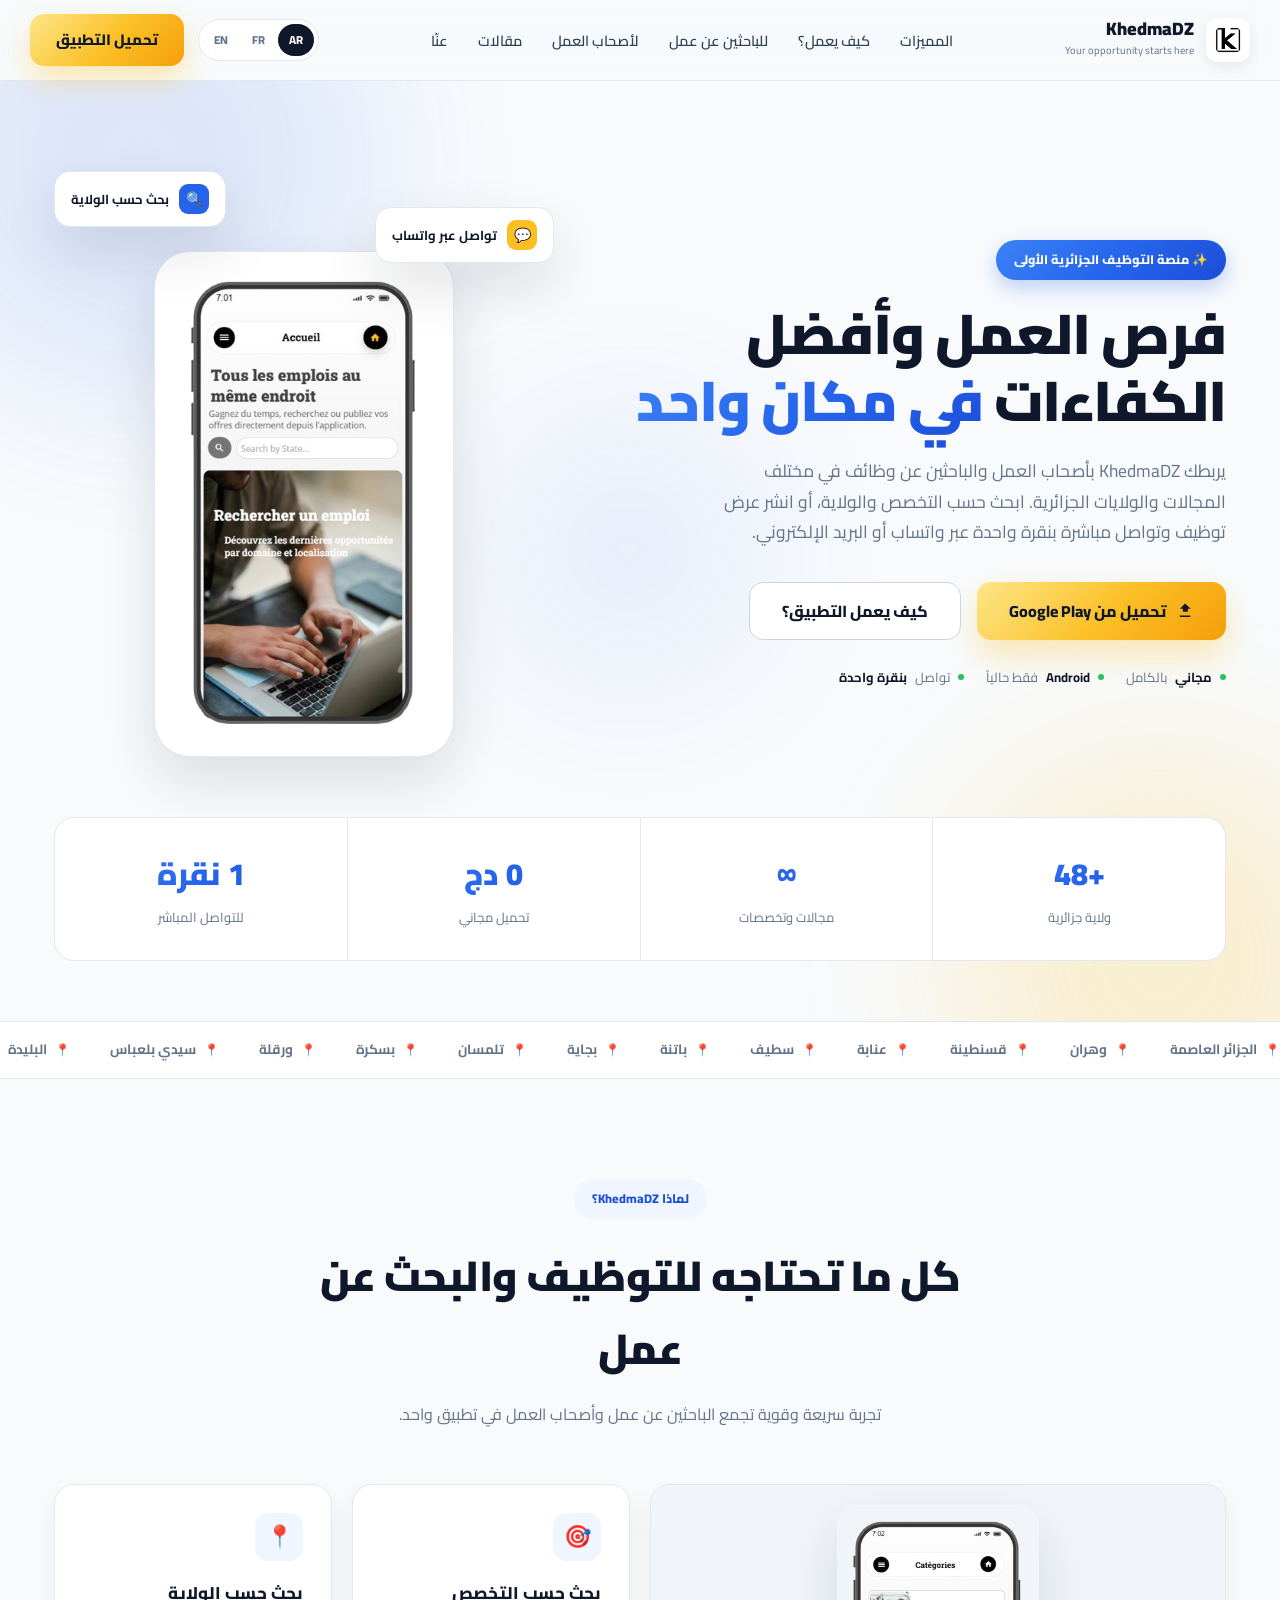
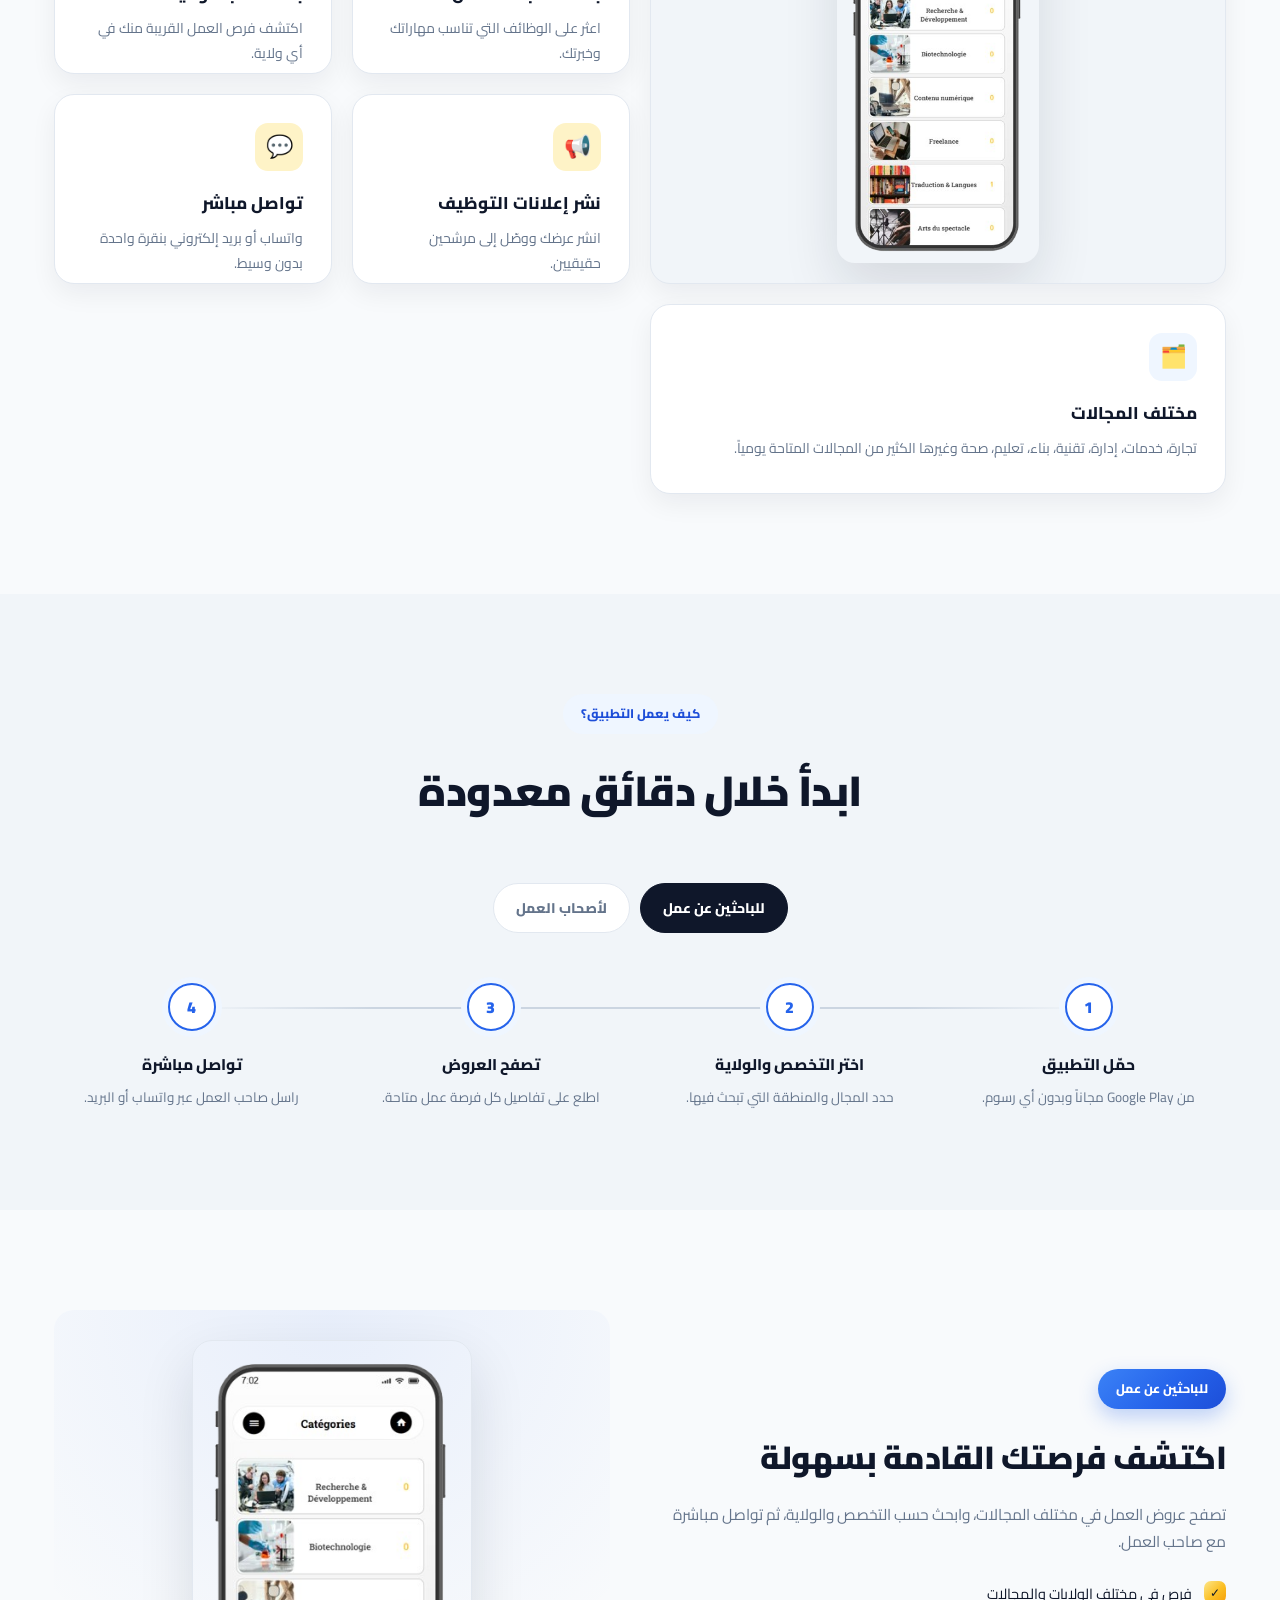
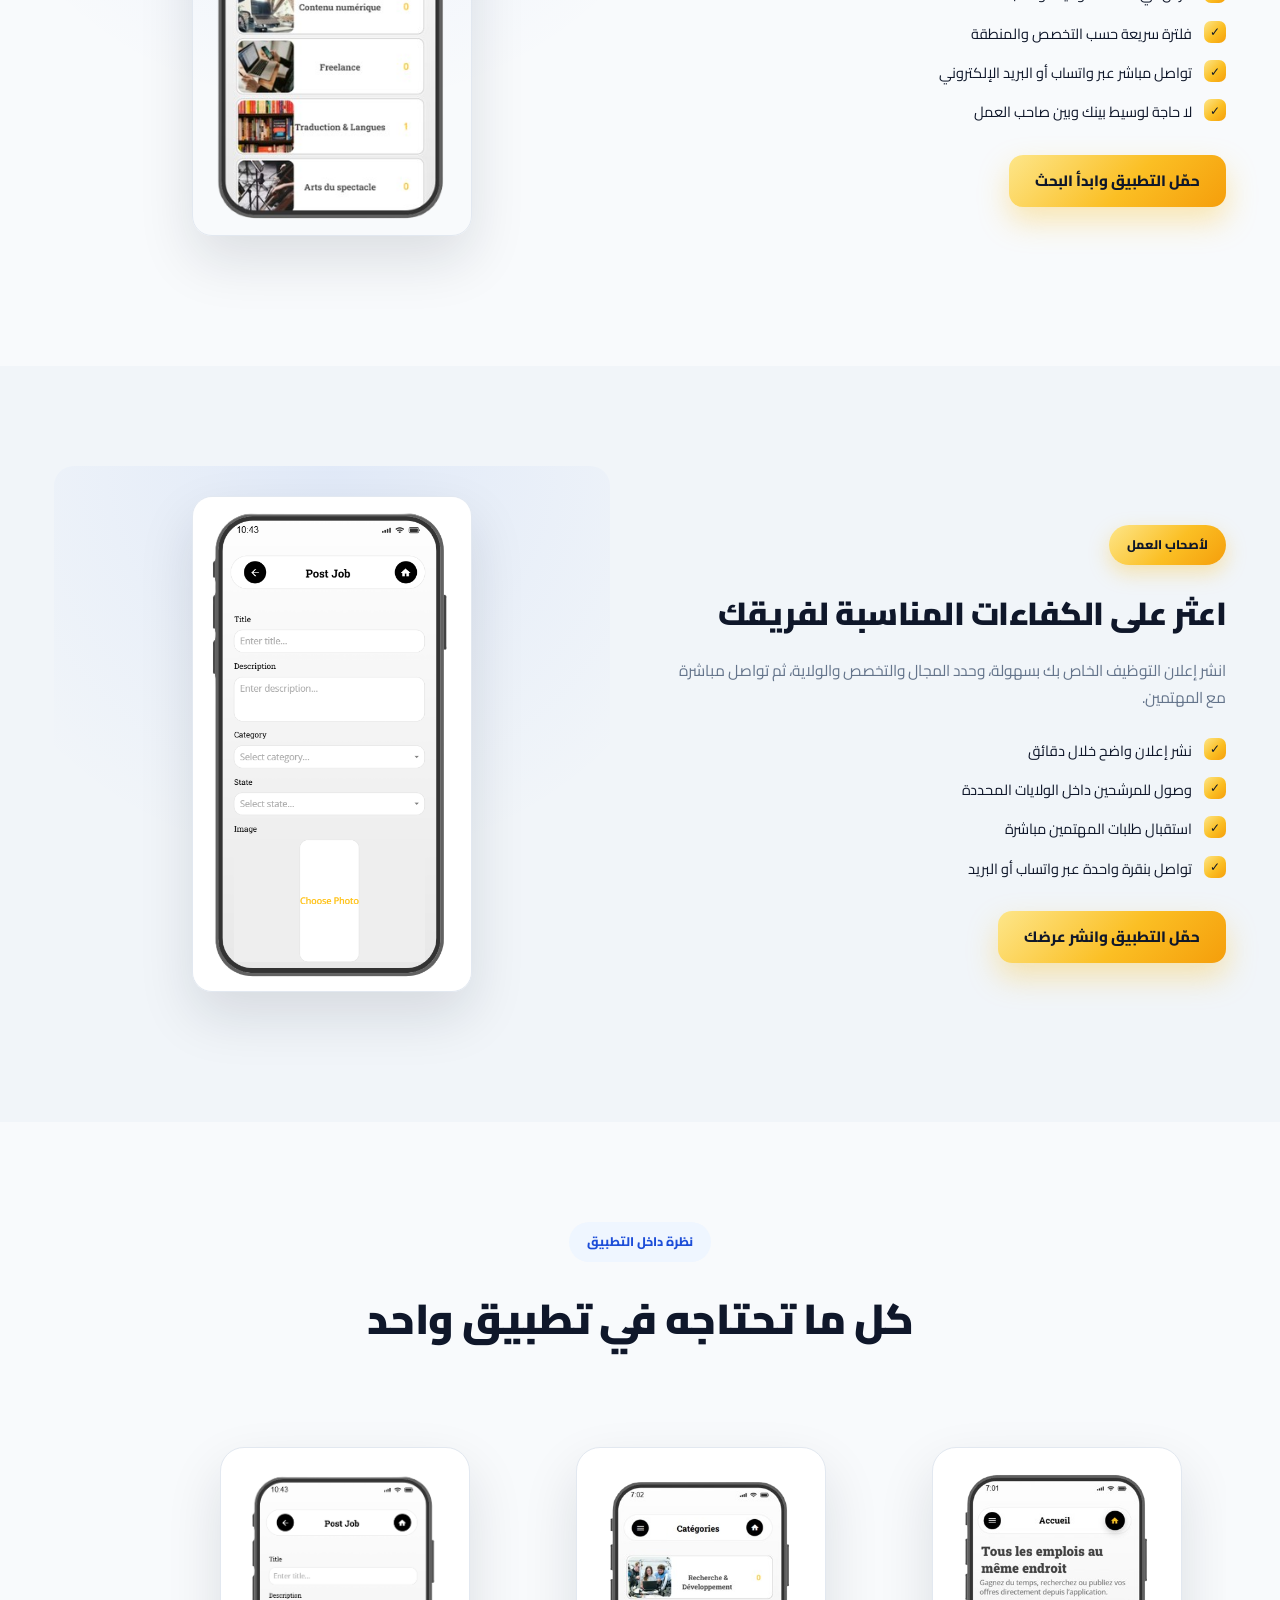
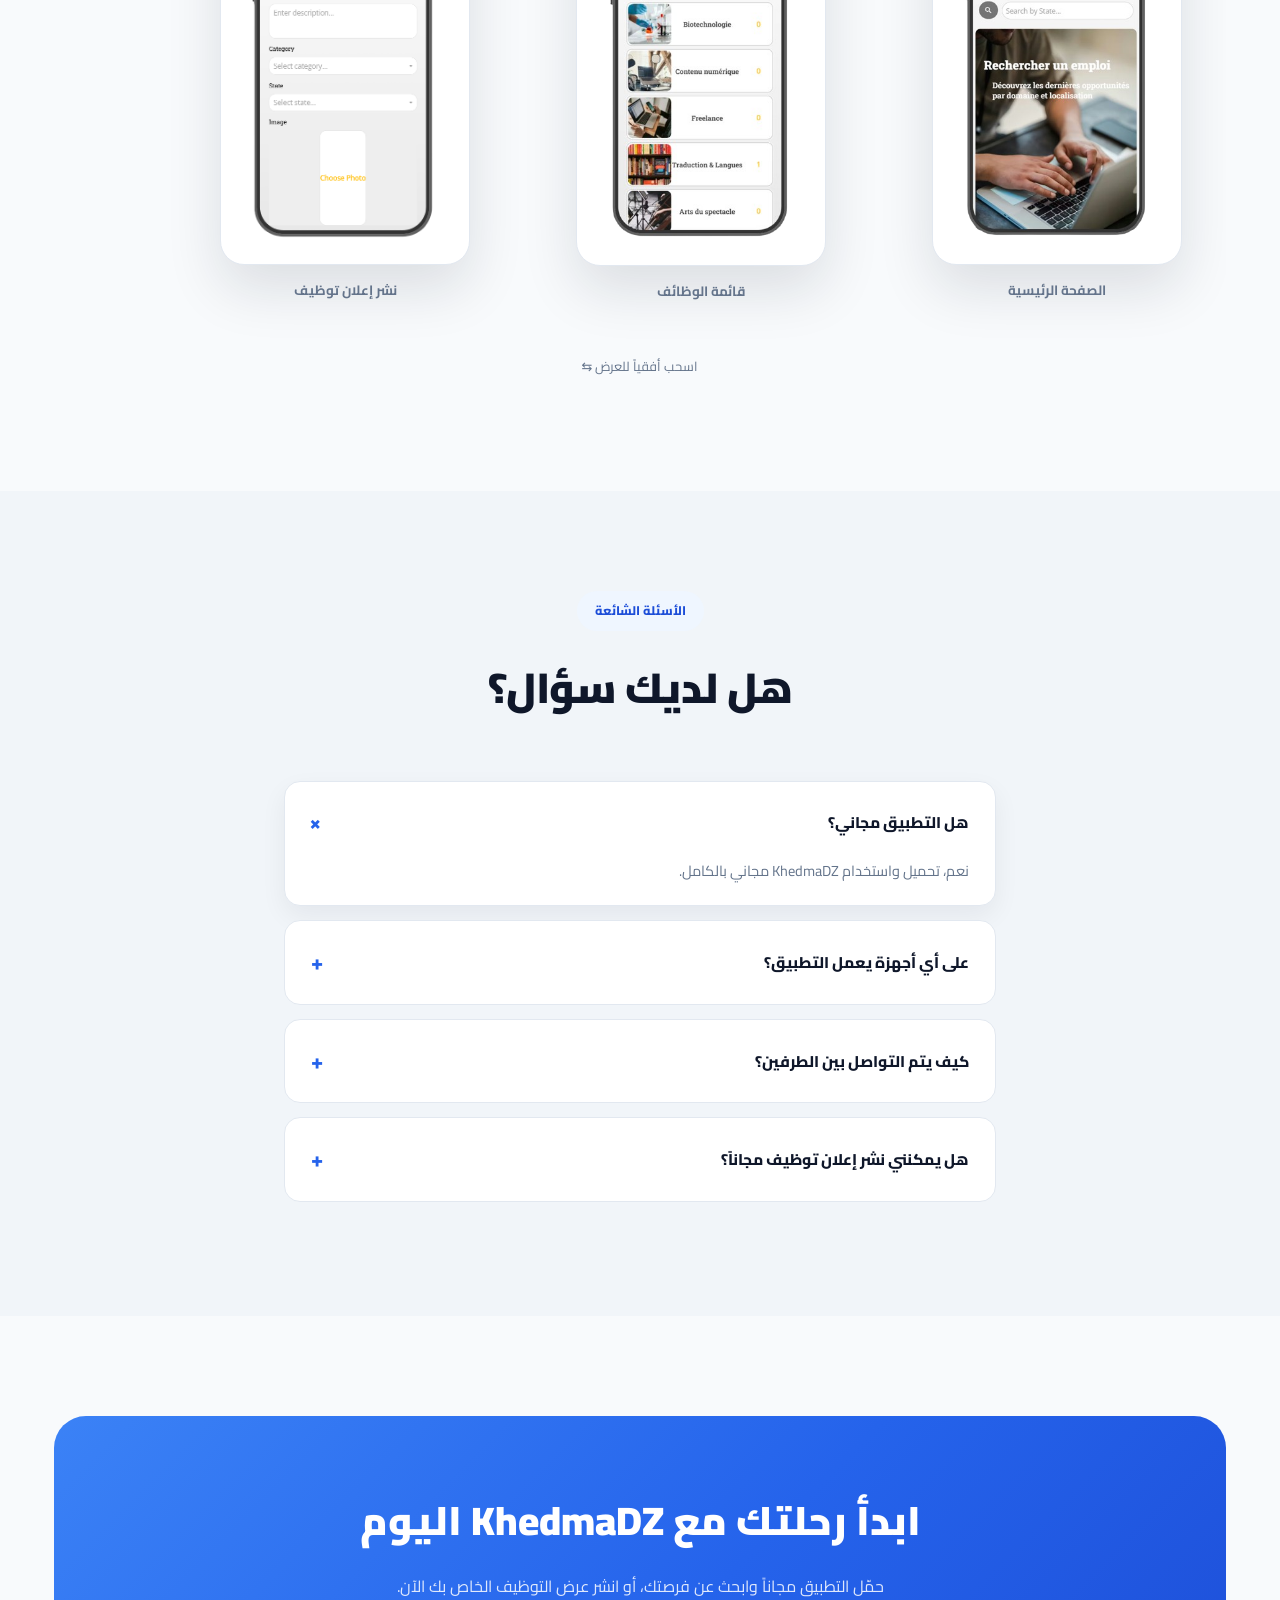
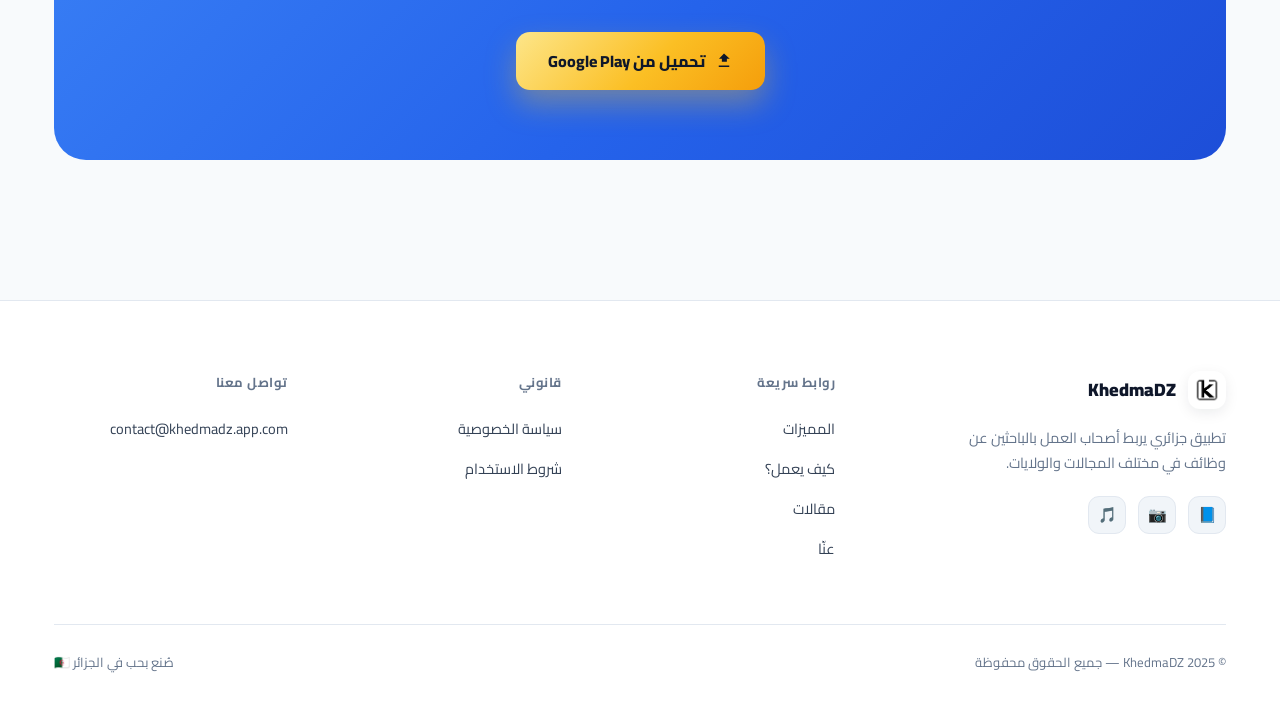
<file: index.html>
<!doctype html>
<html lang="ar" dir="rtl">
<head>
<!-- Google tag (gtag.js) -->
<script async src="https://www.googletagmanager.com/gtag/js?id=AW-17768304312"></script>
<script>
  window.dataLayer = window.dataLayer || [];
  function gtag(){dataLayer.push(arguments);}
  gtag('js', new Date());
  gtag('config', 'AW-17768304312');
</script>

<meta charset="utf-8">
<meta name="viewport" content="width=device-width,initial-scale=1">
<title>KhedmaDZ | فرص العمل والتوظيف في الجزائر</title>
<meta name="description" content="KhedmaDZ تطبيق جزائري يربط أصحاب العمل بالباحثين عن وظائف. ابحث حسب التخصص والولاية أو انشر عرض توظيف وتواصل مباشرة عبر واتساب أو البريد الإلكتروني.">
<link rel="canonical" href="https://khedmadzapp.com/">
<meta property="og:title" content="KhedmaDZ | فرص العمل والتوظيف في الجزائر">
<meta property="og:description" content="ابحث عن وظيفة أو انشر عرض توظيف في مختلف الولايات والمجالات، وتواصل مباشرة بنقرة واحدة.">
<meta property="og:image" content="https://khedmadzapp.com/design.dz.png">
<meta property="og:type" content="website">
<meta property="og:url" content="https://khedmadzapp.com/">

<link href="https://fonts.googleapis.com/css2?family=Cairo:wght@400;500;600;700;800;900&display=swap" rel="stylesheet">
<link rel="stylesheet" href="style.css">
</head>
<body>

<!-- ===== Header ===== -->
<header class="site-header">
  <div class="container header-inner">

    <a href="index.html" class="brand">
      <img class="logo" src="design.dz.png" alt="KhedmaDZ">
      <div class="brand-text">
        <div class="title">KhedmaDZ</div>
        <div class="tag">Your opportunity starts here</div>
      </div>
    </a>

    <nav class="main-nav">
      <ul>
        <li><a href="#features">المميزات</a></li>
        <li><a href="#how-it-works">كيف يعمل؟</a></li>
        <li><a href="#job-seekers">للباحثين عن عمل</a></li>
        <li><a href="#employers">لأصحاب العمل</a></li>
        <li><a href="blog.html">مقالات</a></li>
        <li><a href="about.html">عنّا</a></li>
      </ul>
    </nav>

    <div class="header-actions">
      <div class="lang-switch">
        <a href="index.html" class="active">AR</a>
        <a href="fr/index.html">FR</a>
        <a href="en/index.html">EN</a>
      </div>
      <a class="btn btn-primary js-download-btn" role="button" tabindex="0">
        تحميل التطبيق
      </a>
    </div>

    <!-- hamburger -->
    <input type="checkbox" id="nav-toggle" class="nav-toggle">
    <label for="nav-toggle" class="nav-toggle-label">
      <span></span><span></span><span></span>
    </label>

  </div>

  <!-- mobile nav (shown via CSS when checkbox checked) -->
  <nav class="main-nav-mobile">
    <a href="#features">المميزات</a>
    <a href="#how-it-works">كيف يعمل؟</a>
    <a href="#job-seekers">للباحثين عن عمل</a>
    <a href="#employers">لأصحاب العمل</a>
    <a href="blog.html">مقالات</a>
    <a href="about.html">عنّا</a>
    <div class="lang-switch">
      <a href="index.html" class="active">AR</a>
      <a href="fr/index.html">FR</a>
      <a href="en/index.html">EN</a>
    </div>
  </nav>
</header>

<!-- ===== Hero ===== -->
<section class="hero">
  <div class="aurora">
    <span class="a1"></span>
    <span class="a2"></span>
    <span class="a3"></span>
  </div>

  <div class="container hero-grid">

    <!-- copy -->
    <div class="hero-copy" data-reveal>
      <span class="badge">✨ منصة التوظيف الجزائرية الأولى</span>
      <h1>
        فرص العمل وأفضل الكفاءات
        <span class="grad">في مكان واحد</span>
      </h1>
      <p class="hero-lead">
        يربطك KhedmaDZ بأصحاب العمل والباحثين عن وظائف في مختلف المجالات
        والولايات الجزائرية. ابحث حسب التخصص والولاية، أو انشر عرض توظيف
        وتواصل مباشرة بنقرة واحدة عبر واتساب أو البريد الإلكتروني.
      </p>
      <div class="hero-actions">
        <a class="btn btn-primary btn-lg js-download-btn" role="button" tabindex="0">
          <svg viewBox="0 0 24 24" xmlns="http://www.w3.org/2000/svg">
            <path fill="currentColor" d="M5 20h14v-2H5v2zm7-18L5.33 9h3.84v4h6.66V9h3.84L12 2z"/>
          </svg>
          تحميل من Google Play
        </a>
        <a href="#how-it-works" class="btn btn-ghost btn-lg">
          كيف يعمل التطبيق؟
        </a>
      </div>
      <div class="hero-trust">
        <span class="dot"><b>مجاني</b> بالكامل</span>
        <span class="dot"><b>Android</b> فقط حالياً</span>
        <span class="dot">تواصل <b>بنقرة واحدة</b></span>
      </div>
    </div>

    <!-- phone + float cards -->
    <div class="hero-media" data-reveal="scale">

      <!-- البطاقتان فوق الهاتف -->
      <div class="float-card c1">
        <span class="ic">🔍</span>
        بحث حسب الولاية
      </div>
      <div class="float-card c2">
        <span class="ic">💬</span>
        تواصل عبر واتساب
      </div>

      <!-- صورة الهاتف -->
      <div class="phone-frame">
        <img src="screenshot2.png" alt="الصفحة الرئيسية لتطبيق KhedmaDZ">
      </div>

    </div>
  </div>

  <!-- stats -->
  <div class="container">
    <div class="stats-bar" data-reveal>
      <div class="stat"><b>+48</b><span>ولاية جزائرية</span></div>
      <div class="stat"><b>∞</b><span>مجالات وتخصصات</span></div>
      <div class="stat"><b>0 دج</b><span>تحميل مجاني</span></div>
      <div class="stat"><b>1 نقرة</b><span>للتواصل المباشر</span></div>
    </div>
  </div>
</section>

<!-- ===== Marquee ===== -->
<div class="marquee">
  <div class="marquee-track">
    <span>الجزائر العاصمة</span><span>وهران</span><span>قسنطينة</span>
    <span>عنابة</span><span>سطيف</span><span>باتنة</span>
    <span>بجاية</span><span>تلمسان</span><span>بسكرة</span>
    <span>ورقلة</span><span>سيدي بلعباس</span><span>البليدة</span>
    <span>الجزائر العاصمة</span><span>وهران</span><span>قسنطينة</span>
    <span>عنابة</span><span>سطيف</span><span>باتنة</span>
    <span>بجاية</span><span>تلمسان</span><span>بسكرة</span>
    <span>ورقلة</span><span>سيدي بلعباس</span><span>البليدة</span>
  </div>
</div>

<!-- ===== Features (Bento) ===== -->
<section id="features" class="section">
  <div class="container">
    <div class="eyebrow" data-reveal>
      <span class="badge badge-outline">لماذا KhedmaDZ؟</span>
      <h2>كل ما تحتاجه للتوظيف والبحث عن عمل</h2>
      <p>تجربة سريعة وقوية تجمع الباحثين عن عمل وأصحاب العمل في تطبيق واحد.</p>
    </div>

    <div class="bento" data-reveal>
      <div class="bento-item span-2 row-2 bento-visual">
        <img src="screenshot1.png" alt="قائمة عروض العمل في KhedmaDZ">
      </div>
      <div class="bento-item">
        <div class="icon icon-blue">🎯</div>
        <h3>بحث حسب التخصص</h3>
        <p>اعثر على الوظائف التي تناسب مهاراتك وخبرتك.</p>
      </div>
      <div class="bento-item">
        <div class="icon icon-blue">📍</div>
        <h3>بحث حسب الولاية</h3>
        <p>اكتشف فرص العمل القريبة منك في أي ولاية.</p>
      </div>
      <div class="bento-item">
        <div class="icon icon-yellow">📢</div>
        <h3>نشر إعلانات التوظيف</h3>
        <p>انشر عرضك ووصّل إلى مرشحين حقيقيين.</p>
      </div>
      <div class="bento-item">
        <div class="icon icon-yellow">💬</div>
        <h3>تواصل مباشر</h3>
        <p>واتساب أو بريد إلكتروني بنقرة واحدة بدون وسيط.</p>
      </div>
      <div class="bento-item span-2">
        <div class="icon icon-blue">🗂️</div>
        <h3>مختلف المجالات</h3>
        <p>
          تجارة، خدمات، إدارة، تقنية، بناء، تعليم، صحة وغيرها الكثير
          من المجالات المتاحة يومياً.
        </p>
      </div>
    </div>
  </div>
</section>

<!-- ===== How it works ===== -->
<section id="how-it-works" class="section section-alt">
  <div class="container">
    <div class="eyebrow" data-reveal>
      <span class="badge badge-outline">كيف يعمل التطبيق؟</span>
      <h2>ابدأ خلال دقائق معدودة</h2>
    </div>

    <div class="tabs" data-reveal>
      <button class="tab-btn active" data-tab="seekers">للباحثين عن عمل</button>
      <button class="tab-btn"        data-tab="employers">لأصحاب العمل</button>
    </div>

    <div class="tab-panel active" id="tab-seekers" data-reveal>
      <div class="timeline">
        <div class="tl-step blue">
          <div class="num">1</div>
          <h4>حمّل التطبيق</h4>
          <p>من Google Play مجاناً وبدون أي رسوم.</p>
        </div>
        <div class="tl-step blue">
          <div class="num">2</div>
          <h4>اختر التخصص والولاية</h4>
          <p>حدد المجال والمنطقة التي تبحث فيها.</p>
        </div>
        <div class="tl-step blue">
          <div class="num">3</div>
          <h4>تصفح العروض</h4>
          <p>اطلع على تفاصيل كل فرصة عمل متاحة.</p>
        </div>
        <div class="tl-step blue">
          <div class="num">4</div>
          <h4>تواصل مباشرة</h4>
          <p>راسل صاحب العمل عبر واتساب أو البريد.</p>
        </div>
      </div>
    </div>

    <div class="tab-panel" id="tab-employers" data-reveal>
      <div class="timeline">
        <div class="tl-step yellow">
          <div class="num">1</div>
          <h4>حمّل التطبيق</h4>
          <p>من Google Play مجاناً وبدون أي رسوم.</p>
        </div>
        <div class="tl-step yellow">
          <div class="num">2</div>
          <h4>أنشئ إعلانك</h4>
          <p>أضف تفاصيل الوظيفة والمجال والولاية.</p>
        </div>
        <div class="tl-step yellow">
          <div class="num">3</div>
          <h4>انشر العرض</h4>
          <p>يظهر إعلانك للباحثين المناسبين مباشرة.</p>
        </div>
        <div class="tl-step yellow">
          <div class="num">4</div>
          <h4>استقبل المرشحين</h4>
          <p>تواصل مع المهتمين بنقرة واحدة فقط.</p>
        </div>
      </div>
    </div>
  </div>
</section>

<!-- ===== Job seekers ===== -->
<section id="job-seekers" class="section">
  <div class="container split">
    <div class="split-copy" data-reveal>
      <span class="badge">للباحثين عن عمل</span>
      <h2>اكتشف فرصتك القادمة بسهولة</h2>
      <p>
        تصفح عروض العمل في مختلف المجالات، وابحث حسب التخصص والولاية،
        ثم تواصل مباشرة مع صاحب العمل.
      </p>
      <ul class="check-list">
        <li>فرص في مختلف الولايات والمجالات</li>
        <li>فلترة سريعة حسب التخصص والمنطقة</li>
        <li>تواصل مباشر عبر واتساب أو البريد الإلكتروني</li>
        <li>لا حاجة لوسيط بينك وبين صاحب العمل</li>
      </ul>
      <a class="btn btn-primary js-download-btn" role="button" tabindex="0">
        حمّل التطبيق وابدأ البحث
      </a>
    </div>
    <div class="split-media" data-reveal="scale">
      <img src="screenshot1.png" alt="قائمة عروض العمل في تطبيق KhedmaDZ">
    </div>
  </div>
</section>

<!-- ===== Employers ===== -->
<section id="employers" class="section section-alt">
  <div class="container split reverse">
    <div class="split-media" data-reveal="scale">
      <img src="screenshot3.png" alt="نشر إعلان توظيف في تطبيق KhedmaDZ">
    </div>
    <div class="split-copy" data-reveal>
      <span class="badge"
        style="background:var(--gradient-yellow);
               color:var(--dark);
               box-shadow:0 8px 20px rgba(251,191,36,0.35)">
        لأصحاب العمل
      </span>
      <h2>اعثر على الكفاءات المناسبة لفريقك</h2>
      <p>
        انشر إعلان التوظيف الخاص بك بسهولة، وحدد المجال والتخصص والولاية،
        ثم تواصل مباشرة مع المهتمين.
      </p>
      <ul class="check-list">
        <li>نشر إعلان واضح خلال دقائق</li>
        <li>وصول للمرشحين داخل الولايات المحددة</li>
        <li>استقبال طلبات المهتمين مباشرة</li>
        <li>تواصل بنقرة واحدة عبر واتساب أو البريد</li>
      </ul>
      <a class="btn btn-primary js-download-btn" role="button" tabindex="0">
        حمّل التطبيق وانشر عرضك
      </a>
    </div>
  </div>
</section>

<!-- ===== Screenshots ===== -->
<section class="section">
  <div class="container">
    <div class="eyebrow" data-reveal>
      <span class="badge badge-outline">نظرة داخل التطبيق</span>
      <h2>كل ما تحتاجه في تطبيق واحد</h2>
    </div>
    <div class="screens-wrap" data-reveal>
      <figure class="shot">
        <div class="shot-frame">
          <img src="screenshot2.png" alt="الصفحة الرئيسية">
        </div>
        <figcaption>الصفحة الرئيسية</figcaption>
      </figure>
      <figure class="shot">
        <div class="shot-frame">
          <img src="screenshot1.png" alt="قائمة الوظائف">
        </div>
        <figcaption>قائمة الوظائف</figcaption>
      </figure>
      <figure class="shot">
        <div class="shot-frame">
          <img src="screenshot3.png" alt="نشر إعلان">
        </div>
        <figcaption>نشر إعلان توظيف</figcaption>
      </figure>
    </div>
    <p class="center small" style="margin-top:6px">اسحب أفقياً للعرض ⇆</p>
  </div>
</section>

<!-- ===== FAQ ===== -->
<section class="section section-alt">
  <div class="container" style="max-width:760px">
    <div class="eyebrow" data-reveal>
      <span class="badge badge-outline">الأسئلة الشائعة</span>
      <h2>هل لديك سؤال؟</h2>
    </div>

    <details class="faq-item" open data-reveal>
      <summary>هل التطبيق مجاني؟</summary>
      <p>نعم، تحميل واستخدام KhedmaDZ مجاني بالكامل.</p>
    </details>
    <details class="faq-item" data-reveal>
      <summary>على أي أجهزة يعمل التطبيق؟</summary>
      <p>KhedmaDZ متوفر حالياً لأجهزة Android فقط عبر Google Play.</p>
    </details>
    <details class="faq-item" data-reveal>
      <summary>كيف يتم التواصل بين الطرفين؟</summary>
      <p>
        يتم التواصل مباشرة عبر واتساب أو البريد الإلكتروني بنقرة واحدة،
        دون وسيط.
      </p>
    </details>
    <details class="faq-item" data-reveal>
      <summary>هل يمكنني نشر إعلان توظيف مجاناً؟</summary>
      <p>نعم، يمكن لأصحاب العمل نشر إعلاناتهم من خلال التطبيق مباشرة.</p>
    </details>
  </div>
</section>

<!-- ===== Final CTA ===== -->
<section class="section">
  <div class="container">
    <div class="cta-band" data-reveal="scale">
      <h2>ابدأ رحلتك مع KhedmaDZ اليوم</h2>
      <p>
        حمّل التطبيق مجاناً وابحث عن فرصتك،
        أو انشر عرض التوظيف الخاص بك الآن.
      </p>
      <a class="btn btn-primary btn-lg js-download-btn" role="button" tabindex="0">
        <svg viewBox="0 0 24 24" xmlns="http://www.w3.org/2000/svg">
          <path fill="currentColor" d="M5 20h14v-2H5v2zm7-18L5.33 9h3.84v4h6.66V9h3.84L12 2z"/>
        </svg>
        تحميل من Google Play
      </a>
    </div>
  </div>
</section>

<!-- ===== Footer ===== -->
<footer class="site-footer">
  <div class="container">
    <div class="footer-grid">

      <div class="footer-col footer-brand">
        <div class="brand">
          <img class="logo" src="design.dz.png" alt="KhedmaDZ"
               style="height:38px;width:38px">
          <div class="brand-text">
            <div class="title">KhedmaDZ</div>
          </div>
        </div>
        <p>
          تطبيق جزائري يربط أصحاب العمل بالباحثين عن وظائف
          في مختلف المجالات والولايات.
        </p>
        <div class="social-row">
          <a href="https://www.facebook.com/share/175tyBWDvn/"
             target="_blank" rel="noopener" aria-label="Facebook">📘</a>
          <a href="https://www.instagram.com/khedma__dz"
             target="_blank" rel="noopener" aria-label="Instagram">📷</a>
          <a href="https://www.tiktok.com/@khedma__dz"
             target="_blank" rel="noopener" aria-label="TikTok">🎵</a>
        </div>
      </div>

      <div class="footer-col">
        <h4>روابط سريعة</h4>
        <ul>
          <li><a href="#features">المميزات</a></li>
          <li><a href="#how-it-works">كيف يعمل؟</a></li>
          <li><a href="blog.html">مقالات</a></li>
          <li><a href="about.html">عنّا</a></li>
        </ul>
      </div>

      <div class="footer-col">
        <h4>قانوني</h4>
        <ul>
          <li><a href="privacy.html">سياسة الخصوصية</a></li>
          <li><a href="terms.html">شروط الاستخدام</a></li>
        </ul>
      </div>

      <div class="footer-col">
        <h4>تواصل معنا</h4>
        <ul>
          <li>
            <a href="mailto:contact@khedmadz.app.com">
              contact@khedmadz.app.com
            </a>
          </li>
        </ul>
      </div>

    </div>

    <div class="footer-bottom">
      <span>© 2025 KhedmaDZ — جميع الحقوق محفوظة</span>
      <span>صُنع بحب في الجزائر 🇩🇿</span>
    </div>
  </div>
</footer>

<!-- ===== Scripts ===== -->
<script>
/* ── Download tracking ── */
(function(){
  var url    = 'https://play.google.com/store/apps/details?id=com.khedmadz.app';
  var sendTo = 'AW-17768304312/j-SLCO2goMsbELidy5hC';

  function goUrl(){ window.location.href = url; }

  function reportAndGo(e){
    if (e && e.preventDefault) e.preventDefault();
    if (typeof gtag !== 'function'){ goUrl(); return; }
    var called = false;
    var cb = function(){ if (called) return; called = true; goUrl(); };
    try{
      gtag('event','conversion',{ send_to:sendTo, event_callback:cb });
      setTimeout(cb, 1500);
    }catch(err){ goUrl(); }
  }

  document.querySelectorAll('.js-download-btn').forEach(function(btn){
    btn.addEventListener('click', reportAndGo, false);
    btn.addEventListener('keypress', function(e){
      var k = e.key || e.keyCode;
      if (k==='Enter'||k===' '||k===13||k===32) reportAndGo(e);
    }, false);
  });
})();

/* ── Scroll reveal ── */
(function(){
  var obs = new IntersectionObserver(function(entries){
    entries.forEach(function(en){
      if(en.isIntersecting){
        en.target.classList.add('in-view');
        obs.unobserve(en.target);
      }
    });
  },{ threshold:0.14 });
  document.querySelectorAll('[data-reveal]').forEach(function(el){
    obs.observe(el);
  });
})();

/* ── Tabs (how it works) ── */
(function(){
  document.querySelectorAll('.tab-btn').forEach(function(btn){
    btn.addEventListener('click', function(){
      document.querySelectorAll('.tab-btn').forEach(function(b){
        b.classList.remove('active');
      });
      document.querySelectorAll('.tab-panel').forEach(function(p){
        p.classList.remove('active');
      });
      btn.classList.add('active');
      var panel = document.getElementById('tab-' + btn.dataset.tab);
      if(panel) panel.classList.add('active');
    });
  });
})();

/* ── Close mobile nav when a link is clicked ── */
(function(){
  document.querySelectorAll('.main-nav-mobile a').forEach(function(link){
    link.addEventListener('click', function(){
      var toggle = document.getElementById('nav-toggle');
      if(toggle) toggle.checked = false;
    });
  });
})();
</script>

</body>
</html>
</file>
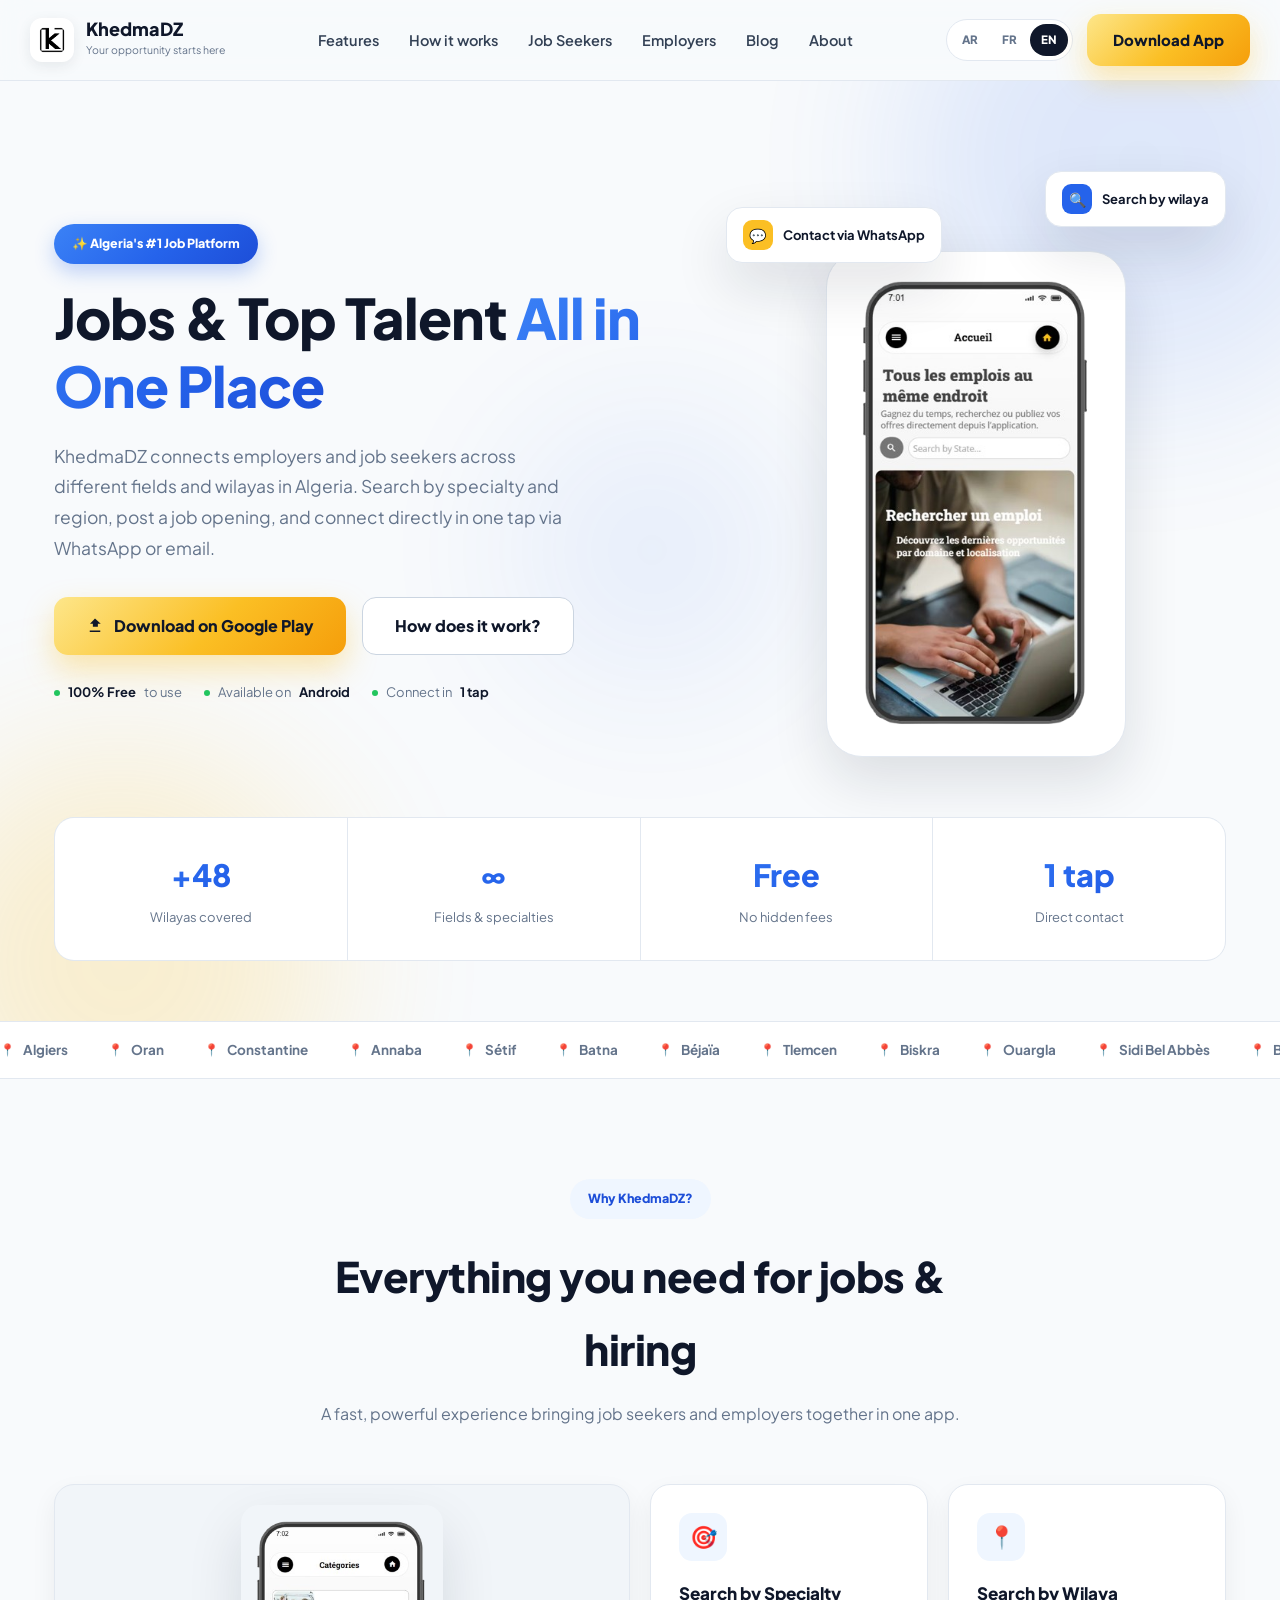
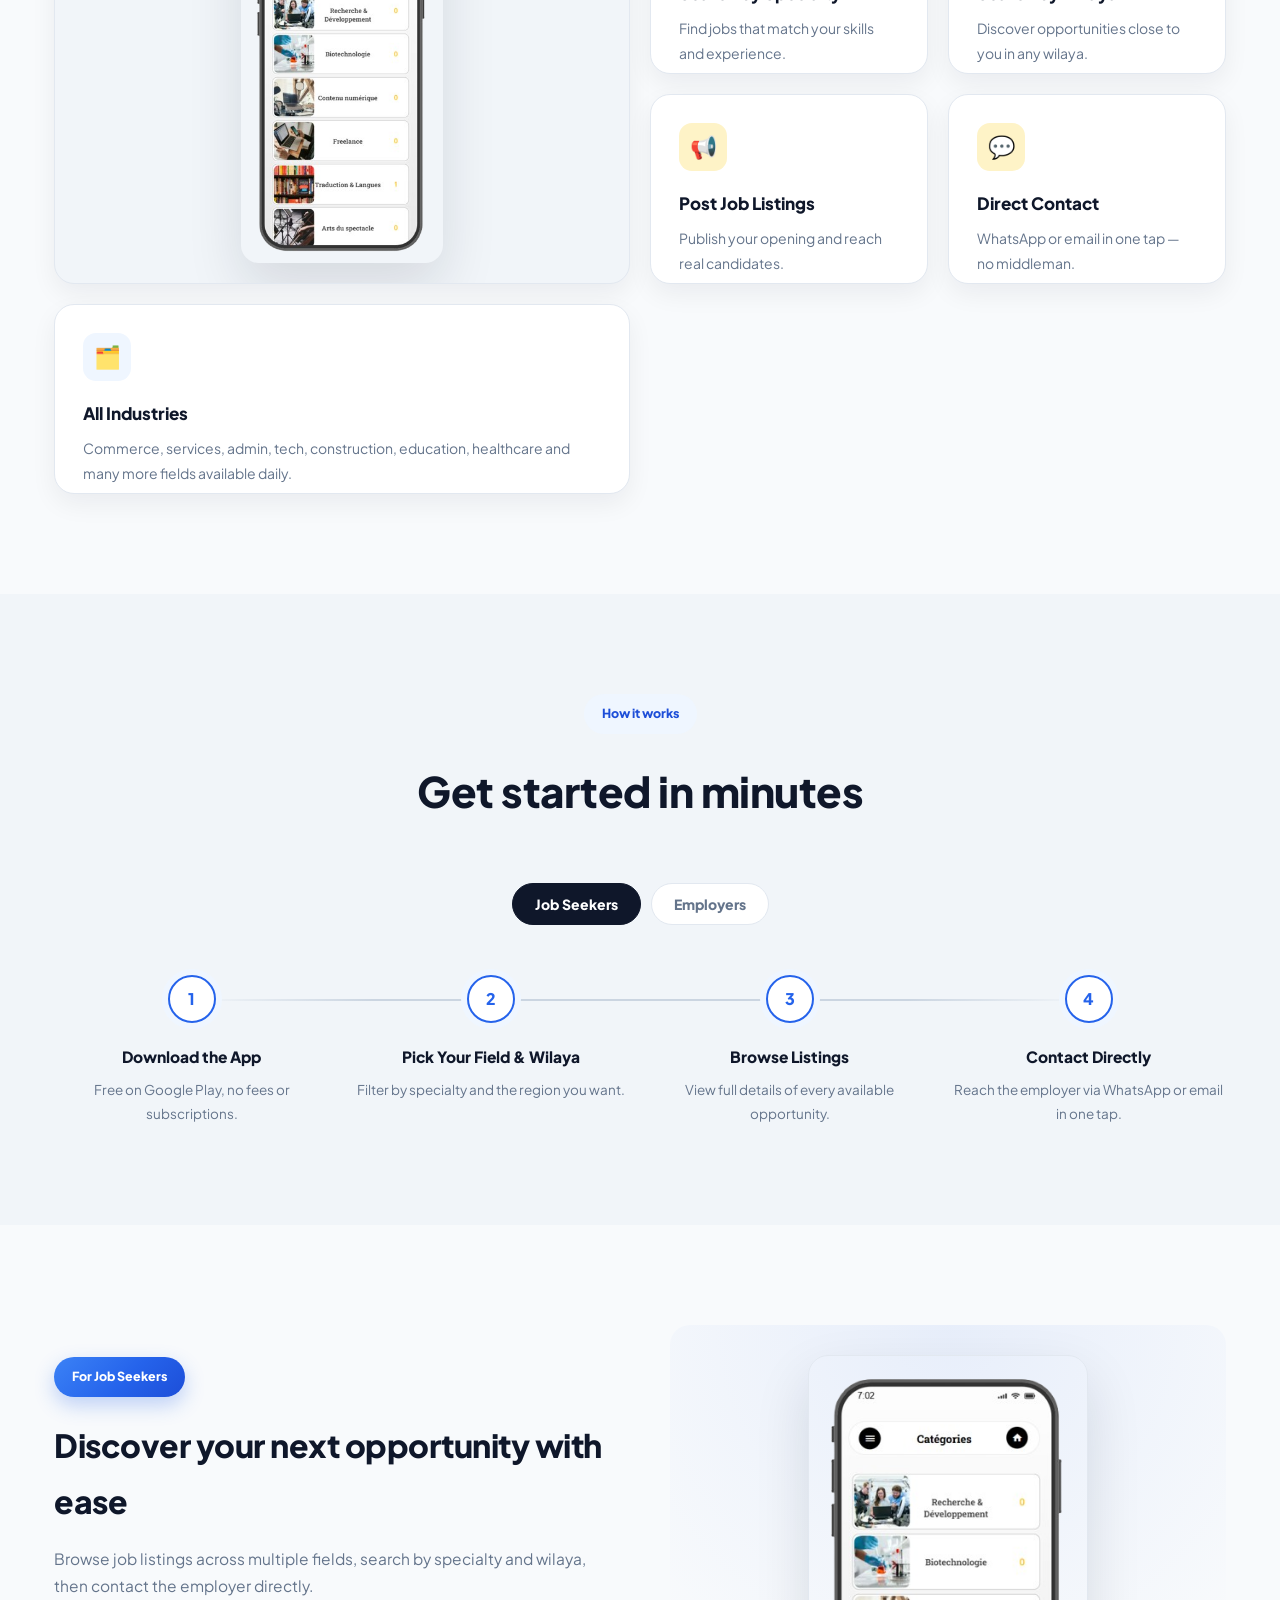
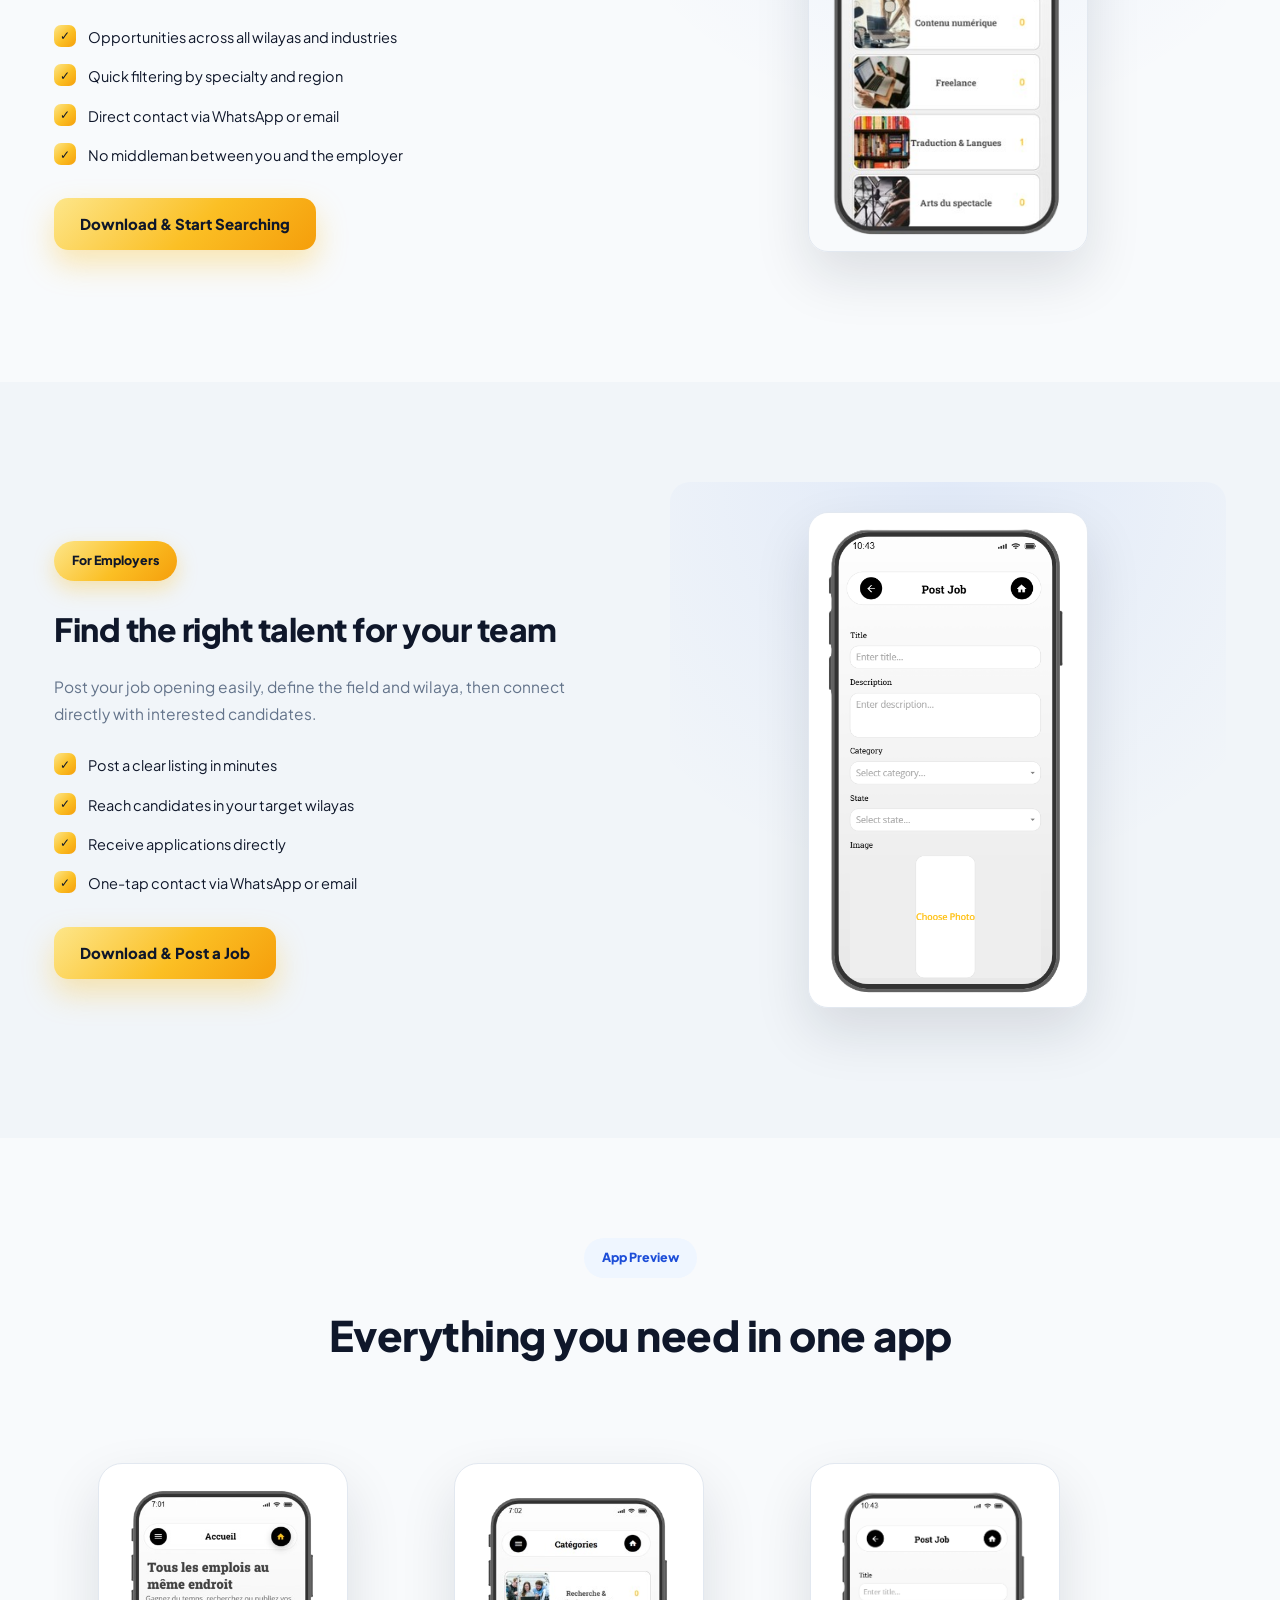
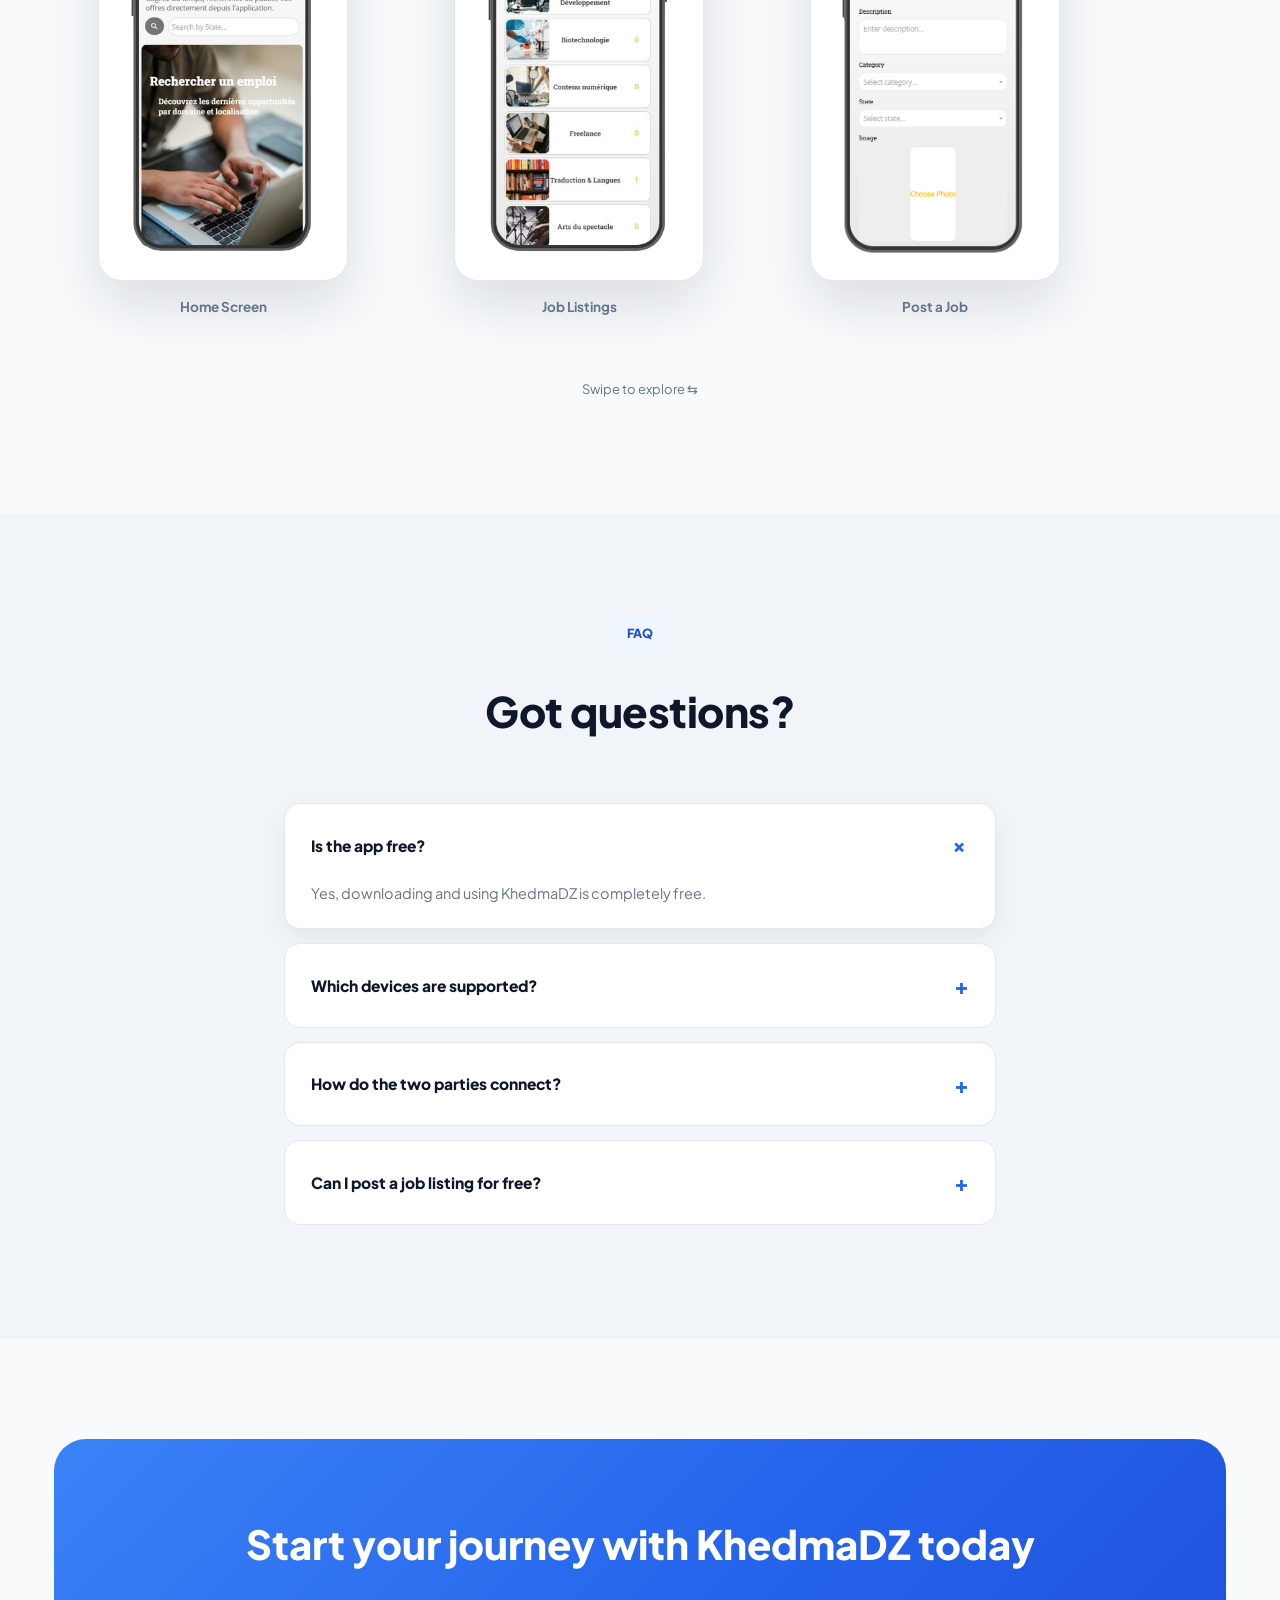
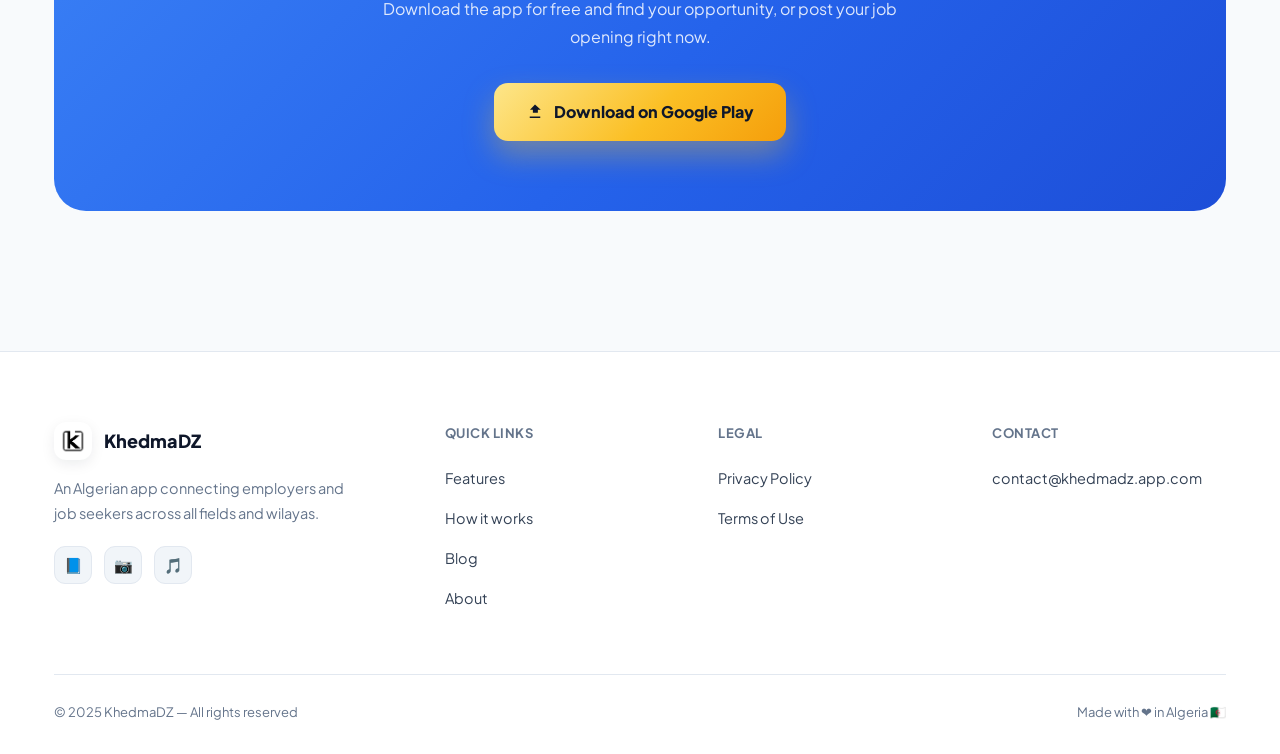
<file: en/index.html>
<!doctype html>
<html lang="en" dir="ltr">
<head>
<!-- Google tag (gtag.js) -->
<script async src="https://www.googletagmanager.com/gtag/js?id=AW-17768304312"></script>
<script>
  window.dataLayer = window.dataLayer || [];
  function gtag(){dataLayer.push(arguments);}
  gtag('js', new Date());
  gtag('config', 'AW-17768304312');
</script>

<meta charset="utf-8">
<meta name="viewport" content="width=device-width,initial-scale=1">
<title>KhedmaDZ | Jobs & Recruitment in Algeria</title>
<meta name="description" content="KhedmaDZ is an Algerian app connecting employers with job seekers. Search by specialty and wilaya or post a job and contact directly via WhatsApp or email.">
<link rel="canonical" href="https://khedmadzapp.com/en/">
<link rel="alternate" hreflang="ar" href="https://khedmadzapp.com/">
<link rel="alternate" hreflang="fr" href="https://khedmadzapp.com/fr/">
<link rel="alternate" hreflang="en" href="https://khedmadzapp.com/en/">

<meta property="og:title" content="KhedmaDZ | Jobs & Recruitment in Algeria">
<meta property="og:description" content="Find a job or post an opening across all wilayas and fields, and connect directly in one tap.">
<meta property="og:image" content="https://khedmadzapp.com/design.dz.png">
<meta property="og:type" content="website">
<meta property="og:url" content="https://khedmadzapp.com/en/">

<link href="https://fonts.googleapis.com/css2?family=Plus+Jakarta+Sans:wght@400;500;600;700;800;900&display=swap" rel="stylesheet">
<link rel="stylesheet" href="../style.css">
</head>
<body>

<!-- ===== Header ===== -->
<header class="site-header">
  <div class="container header-inner">
    <a href="../index.html" class="brand">
      <img class="logo" src="../design.dz.png" alt="KhedmaDZ">
      <div class="brand-text">
        <div class="title">KhedmaDZ</div>
        <div class="tag">Your opportunity starts here</div>
      </div>
    </a>

    <nav class="main-nav">
      <ul>
        <li><a href="#features">Features</a></li>
        <li><a href="#how-it-works">How it works</a></li>
        <li><a href="#job-seekers">Job Seekers</a></li>
        <li><a href="#employers">Employers</a></li>
        <li><a href="blog.html">Blog</a></li>
        <li><a href="about.html">About</a></li>
      </ul>
    </nav>

    <div class="header-actions">
      <div class="lang-switch">
        <a href="../index.html">AR</a>
        <a href="../fr/index.html">FR</a>
        <a href="index.html" class="active">EN</a>
      </div>
      <a class="btn btn-primary js-download-btn" role="button" tabindex="0">
        Download App
      </a>
    </div>

    <input type="checkbox" id="nav-toggle" class="nav-toggle">
    <label for="nav-toggle" class="nav-toggle-label">
      <span></span><span></span><span></span>
    </label>
  </div>

  <nav class="main-nav-mobile">
    <a href="#features">Features</a>
    <a href="#how-it-works">How it works</a>
    <a href="#job-seekers">Job Seekers</a>
    <a href="#employers">Employers</a>
    <a href="blog.html">Blog</a>
    <a href="about.html">About</a>
    <div class="lang-switch">
      <a href="../index.html">AR</a>
      <a href="../fr/index.html">FR</a>
      <a href="index.html" class="active">EN</a>
    </div>
  </nav>
</header>

<!-- ===== Hero ===== -->
<section class="hero">
  <div class="aurora">
    <span class="a1"></span>
    <span class="a2"></span>
    <span class="a3"></span>
  </div>

  <div class="container hero-grid">
    <div class="hero-copy" data-reveal>
      <span class="badge">✨ Algeria's #1 Job Platform</span>
      <h1>
        Jobs & Top Talent
        <span class="grad">All in One Place</span>
      </h1>
      <p class="hero-lead">
        KhedmaDZ connects employers and job seekers across different fields
        and wilayas in Algeria. Search by specialty and region, post a job
        opening, and connect directly in one tap via WhatsApp or email.
      </p>
      <div class="hero-actions">
        <a class="btn btn-primary btn-lg js-download-btn" role="button" tabindex="0">
          <svg viewBox="0 0 24 24"><path fill="currentColor" d="M5 20h14v-2H5v2zm7-18L5.33 9h3.84v4h6.66V9h3.84L12 2z"/></svg>
          Download on Google Play
        </a>
        <a href="#how-it-works" class="btn btn-ghost btn-lg">
          How does it work?
        </a>
      </div>
      <div class="hero-trust">
        <span class="dot"><b>100% Free</b> to use</span>
        <span class="dot">Available on <b>Android</b></span>
        <span class="dot">Connect in <b>1 tap</b></span>
      </div>
    </div>

    <div class="hero-media" data-reveal="scale">
      <div class="float-card c1">
        <span class="ic">🔍</span>
        Search by wilaya
      </div>
      <div class="float-card c2">
        <span class="ic">💬</span>
        Contact via WhatsApp
      </div>
      <div class="phone-frame">
        <img src="../screenshot2.png" alt="KhedmaDZ App Home Screen">
      </div>
    </div>
  </div>

  <div class="container">
    <div class="stats-bar" data-reveal>
      <div class="stat"><b>+48</b><span>Wilayas covered</span></div>
      <div class="stat"><b>∞</b><span>Fields & specialties</span></div>
      <div class="stat"><b>Free</b><span>No hidden fees</span></div>
      <div class="stat"><b>1 tap</b><span>Direct contact</span></div>
    </div>
  </div>
</section>

<!-- ===== Marquee ===== -->
<div class="marquee">
  <div class="marquee-track">
    <span>Algiers</span><span>Oran</span><span>Constantine</span>
    <span>Annaba</span><span>Sétif</span><span>Batna</span>
    <span>Béjaïa</span><span>Tlemcen</span><span>Biskra</span>
    <span>Ouargla</span><span>Sidi Bel Abbès</span><span>Blida</span>
    <span>Algiers</span><span>Oran</span><span>Constantine</span>
    <span>Annaba</span><span>Sétif</span><span>Batna</span>
    <span>Béjaïa</span><span>Tlemcen</span><span>Biskra</span>
    <span>Ouargla</span><span>Sidi Bel Abbès</span><span>Blida</span>
  </div>
</div>

<!-- ===== Features ===== -->
<section id="features" class="section">
  <div class="container">
    <div class="eyebrow" data-reveal>
      <span class="badge badge-outline">Why KhedmaDZ?</span>
      <h2>Everything you need for jobs & hiring</h2>
      <p>A fast, powerful experience bringing job seekers and employers together in one app.</p>
    </div>

    <div class="bento" data-reveal>
      <div class="bento-item span-2 row-2 bento-visual">
        <img src="../screenshot1.png" alt="Job listings in KhedmaDZ">
      </div>
      <div class="bento-item">
        <div class="icon icon-blue">🎯</div>
        <h3>Search by Specialty</h3>
        <p>Find jobs that match your skills and experience.</p>
      </div>
      <div class="bento-item">
        <div class="icon icon-blue">📍</div>
        <h3>Search by Wilaya</h3>
        <p>Discover opportunities close to you in any wilaya.</p>
      </div>
      <div class="bento-item">
        <div class="icon icon-yellow">📢</div>
        <h3>Post Job Listings</h3>
        <p>Publish your opening and reach real candidates.</p>
      </div>
      <div class="bento-item">
        <div class="icon icon-yellow">💬</div>
        <h3>Direct Contact</h3>
        <p>WhatsApp or email in one tap — no middleman.</p>
      </div>
      <div class="bento-item span-2">
        <div class="icon icon-blue">🗂️</div>
        <h3>All Industries</h3>
        <p>Commerce, services, admin, tech, construction, education, healthcare and many more fields available daily.</p>
      </div>
    </div>
  </div>
</section>

<!-- ===== How it works ===== -->
<section id="how-it-works" class="section section-alt">
  <div class="container">
    <div class="eyebrow" data-reveal>
      <span class="badge badge-outline">How it works</span>
      <h2>Get started in minutes</h2>
    </div>

    <div class="tabs" data-reveal>
      <button class="tab-btn active" data-tab="seekers">Job Seekers</button>
      <button class="tab-btn" data-tab="employers">Employers</button>
    </div>

    <div class="tab-panel active" id="tab-seekers" data-reveal>
      <div class="timeline">
        <div class="tl-step blue">
          <div class="num">1</div>
          <h4>Download the App</h4>
          <p>Free on Google Play, no fees or subscriptions.</p>
        </div>
        <div class="tl-step blue">
          <div class="num">2</div>
          <h4>Pick Your Field & Wilaya</h4>
          <p>Filter by specialty and the region you want.</p>
        </div>
        <div class="tl-step blue">
          <div class="num">3</div>
          <h4>Browse Listings</h4>
          <p>View full details of every available opportunity.</p>
        </div>
        <div class="tl-step blue">
          <div class="num">4</div>
          <h4>Contact Directly</h4>
          <p>Reach the employer via WhatsApp or email in one tap.</p>
        </div>
      </div>
    </div>

    <div class="tab-panel" id="tab-employers" data-reveal>
      <div class="timeline">
        <div class="tl-step yellow">
          <div class="num">1</div>
          <h4>Download the App</h4>
          <p>Free on Google Play, no fees or subscriptions.</p>
        </div>
        <div class="tl-step yellow">
          <div class="num">2</div>
          <h4>Create Your Listing</h4>
          <p>Add job details, field, wilaya and requirements.</p>
        </div>
        <div class="tl-step yellow">
          <div class="num">3</div>
          <h4>Publish the Offer</h4>
          <p>Your listing is instantly visible to targeted candidates.</p>
        </div>
        <div class="tl-step yellow">
          <div class="num">4</div>
          <h4>Receive Applicants</h4>
          <p>Connect with interested candidates in one tap.</p>
        </div>
      </div>
    </div>
  </div>
</section>

<!-- ===== Job seekers ===== -->
<section id="job-seekers" class="section">
  <div class="container split">
    <div class="split-copy" data-reveal>
      <span class="badge">For Job Seekers</span>
      <h2>Discover your next opportunity with ease</h2>
      <p>
        Browse job listings across multiple fields, search by specialty
        and wilaya, then contact the employer directly.
      </p>
      <ul class="check-list">
        <li>Opportunities across all wilayas and industries</li>
        <li>Quick filtering by specialty and region</li>
        <li>Direct contact via WhatsApp or email</li>
        <li>No middleman between you and the employer</li>
      </ul>
      <a class="btn btn-primary js-download-btn" role="button" tabindex="0">
        Download & Start Searching
      </a>
    </div>
    <div class="split-media" data-reveal="scale">
      <img src="../screenshot1.png" alt="KhedmaDZ job listings">
    </div>
  </div>
</section>

<!-- ===== Employers ===== -->
<section id="employers" class="section section-alt">
  <div class="container split reverse">
    <div class="split-media" data-reveal="scale">
      <img src="../screenshot3.png" alt="Post a job on KhedmaDZ">
    </div>
    <div class="split-copy" data-reveal>
      <span class="badge"
        style="background:var(--gradient-yellow);color:var(--dark);box-shadow:0 8px 20px rgba(251,191,36,0.35)">
        For Employers
      </span>
      <h2>Find the right talent for your team</h2>
      <p>
        Post your job opening easily, define the field and wilaya,
        then connect directly with interested candidates.
      </p>
      <ul class="check-list">
        <li>Post a clear listing in minutes</li>
        <li>Reach candidates in your target wilayas</li>
        <li>Receive applications directly</li>
        <li>One-tap contact via WhatsApp or email</li>
      </ul>
      <a class="btn btn-primary js-download-btn" role="button" tabindex="0">
        Download & Post a Job
      </a>
    </div>
  </div>
</section>

<!-- ===== Screenshots ===== -->
<section class="section">
  <div class="container">
    <div class="eyebrow" data-reveal>
      <span class="badge badge-outline">App Preview</span>
      <h2>Everything you need in one app</h2>
    </div>
    <div class="screens-wrap" data-reveal>
      <figure class="shot">
        <div class="shot-frame">
          <img src="../screenshot2.png" alt="Home screen">
        </div>
        <figcaption>Home Screen</figcaption>
      </figure>
      <figure class="shot">
        <div class="shot-frame">
          <img src="../screenshot1.png" alt="Job listings">
        </div>
        <figcaption>Job Listings</figcaption>
      </figure>
      <figure class="shot">
        <div class="shot-frame">
          <img src="../screenshot3.png" alt="Post a job">
        </div>
        <figcaption>Post a Job</figcaption>
      </figure>
    </div>
    <p class="center small">Swipe to explore ⇆</p>
  </div>
</section>

<!-- ===== FAQ ===== -->
<section class="section section-alt">
  <div class="container" style="max-width:760px">
    <div class="eyebrow" data-reveal>
      <span class="badge badge-outline">FAQ</span>
      <h2>Got questions?</h2>
    </div>

    <details class="faq-item" open data-reveal>
      <summary>Is the app free?</summary>
      <p>Yes, downloading and using KhedmaDZ is completely free.</p>
    </details>
    <details class="faq-item" data-reveal>
      <summary>Which devices are supported?</summary>
      <p>KhedmaDZ is currently available for Android devices only via Google Play.</p>
    </details>
    <details class="faq-item" data-reveal>
      <summary>How do the two parties connect?</summary>
      <p>Contact happens directly via WhatsApp or email in one tap — no middleman involved.</p>
    </details>
    <details class="faq-item" data-reveal>
      <summary>Can I post a job listing for free?</summary>
      <p>Yes, employers can post their listings directly through the app at no cost.</p>
    </details>
  </div>
</section>

<!-- ===== Final CTA ===== -->
<section class="section">
  <div class="container">
    <div class="cta-band" data-reveal="scale">
      <h2>Start your journey with KhedmaDZ today</h2>
      <p>
        Download the app for free and find your opportunity,
        or post your job opening right now.
      </p>
      <a class="btn btn-primary btn-lg js-download-btn" role="button" tabindex="0">
        <svg viewBox="0 0 24 24"><path fill="currentColor" d="M5 20h14v-2H5v2zm7-18L5.33 9h3.84v4h6.66V9h3.84L12 2z"/></svg>
        Download on Google Play
      </a>
    </div>
  </div>
</section>

<!-- ===== Footer ===== -->
<footer class="site-footer">
  <div class="container">
    <div class="footer-grid">
      <div class="footer-col footer-brand">
        <div class="brand">
          <img class="logo" src="../design.dz.png" alt="KhedmaDZ" style="height:38px;width:38px">
          <div class="brand-text"><div class="title">KhedmaDZ</div></div>
        </div>
        <p>An Algerian app connecting employers and job seekers across all fields and wilayas.</p>
        <div class="social-row">
          <a href="https://www.facebook.com/share/175tyBWDvn/" target="_blank" rel="noopener" aria-label="Facebook">📘</a>
          <a href="https://www.instagram.com/khedma__dz" target="_blank" rel="noopener" aria-label="Instagram">📷</a>
          <a href="https://www.tiktok.com/@khedma__dz" target="_blank" rel="noopener" aria-label="TikTok">🎵</a>
        </div>
      </div>

      <div class="footer-col">
        <h4>Quick Links</h4>
        <ul>
          <li><a href="#features">Features</a></li>
          <li><a href="#how-it-works">How it works</a></li>
          <li><a href="blog.html">Blog</a></li>
          <li><a href="about.html">About</a></li>
        </ul>
      </div>

      <div class="footer-col">
        <h4>Legal</h4>
        <ul>
          <li><a href="privacy.html">Privacy Policy</a></li>
          <li><a href="terms.html">Terms of Use</a></li>
        </ul>
      </div>

      <div class="footer-col">
        <h4>Contact</h4>
        <ul>
          <li><a href="mailto:contact@khedmadz.app.com">contact@khedmadz.app.com</a></li>
        </ul>
      </div>
    </div>

    <div class="footer-bottom">
      <span>© 2025 KhedmaDZ — All rights reserved</span>
      <span>Made with ❤️ in Algeria 🇩🇿</span>
    </div>
  </div>
</footer>

<script>
(function(){
  var url='https://play.google.com/store/apps/details?id=com.khedmadz.app';
  var sendTo='AW-17768304312/j-SLCO2goMsbELidy5hC';
  function goUrl(){window.location.href=url;}
  function reportAndGo(e){
    if(e&&e.preventDefault)e.preventDefault();
    if(typeof gtag!=='function'){goUrl();return;}
    var called=false;
    var cb=function(){if(called)return;called=true;goUrl();};
    try{gtag('event','conversion',{send_to:sendTo,event_callback:cb});setTimeout(cb,1500);}
    catch(err){goUrl();}
  }
  document.querySelectorAll('.js-download-btn').forEach(function(btn){
    btn.addEventListener('click',reportAndGo,false);
  });
  (function(){
    var obs=new IntersectionObserver(function(entries){
      entries.forEach(function(en){
        if(en.isIntersecting){en.target.classList.add('in-view');obs.unobserve(en.target);}
      });
    },{threshold:0.14});
    document.querySelectorAll('[data-reveal]').forEach(function(el){obs.observe(el);});
  })();
  document.querySelectorAll('.tab-btn').forEach(function(btn){
    btn.addEventListener('click',function(){
      document.querySelectorAll('.tab-btn').forEach(function(b){b.classList.remove('active');});
      document.querySelectorAll('.tab-panel').forEach(function(p){p.classList.remove('active');});
      btn.classList.add('active');
      var panel=document.getElementById('tab-'+btn.dataset.tab);
      if(panel)panel.classList.add('active');
    });
  });
  document.querySelectorAll('.main-nav-mobile a').forEach(function(link){
    link.addEventListener('click',function(){
      var t=document.getElementById('nav-toggle');if(t)t.checked=false;
    });
  });
})();
</script>
</body>
</html>
</file>
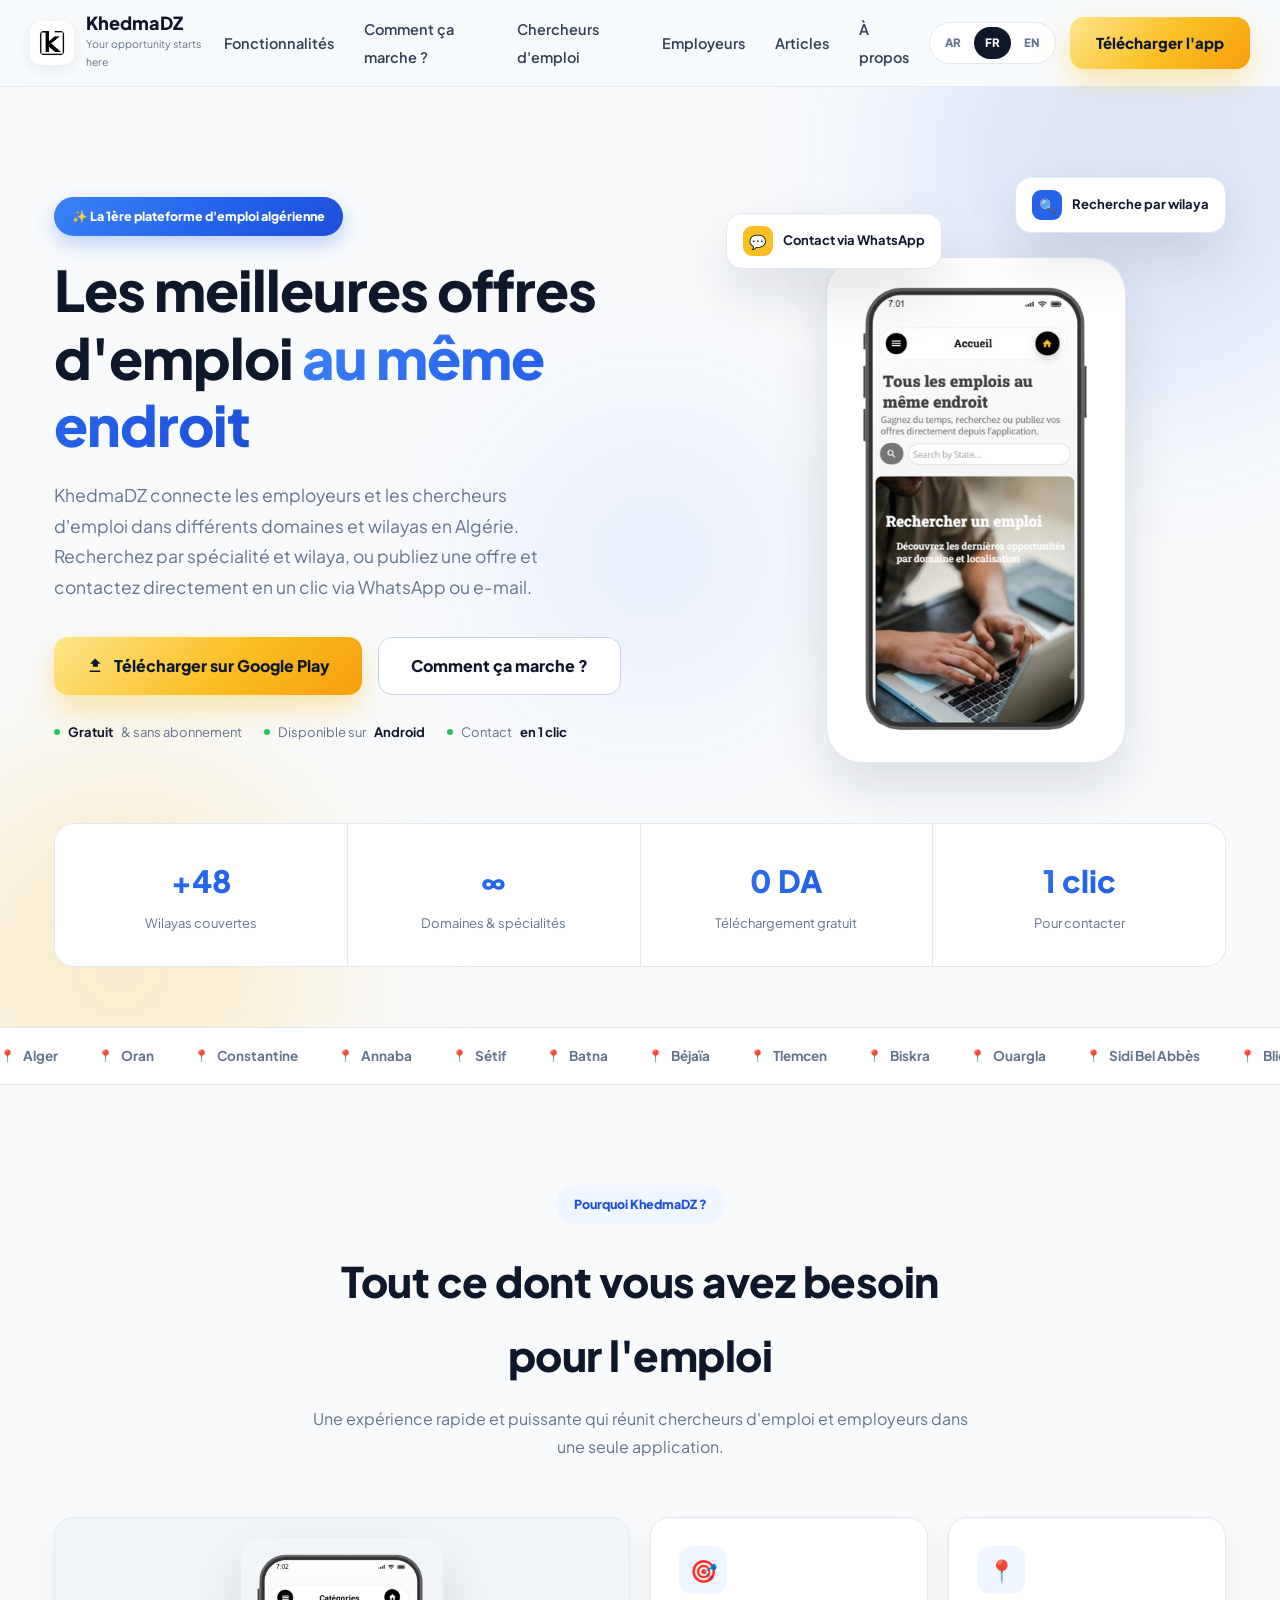
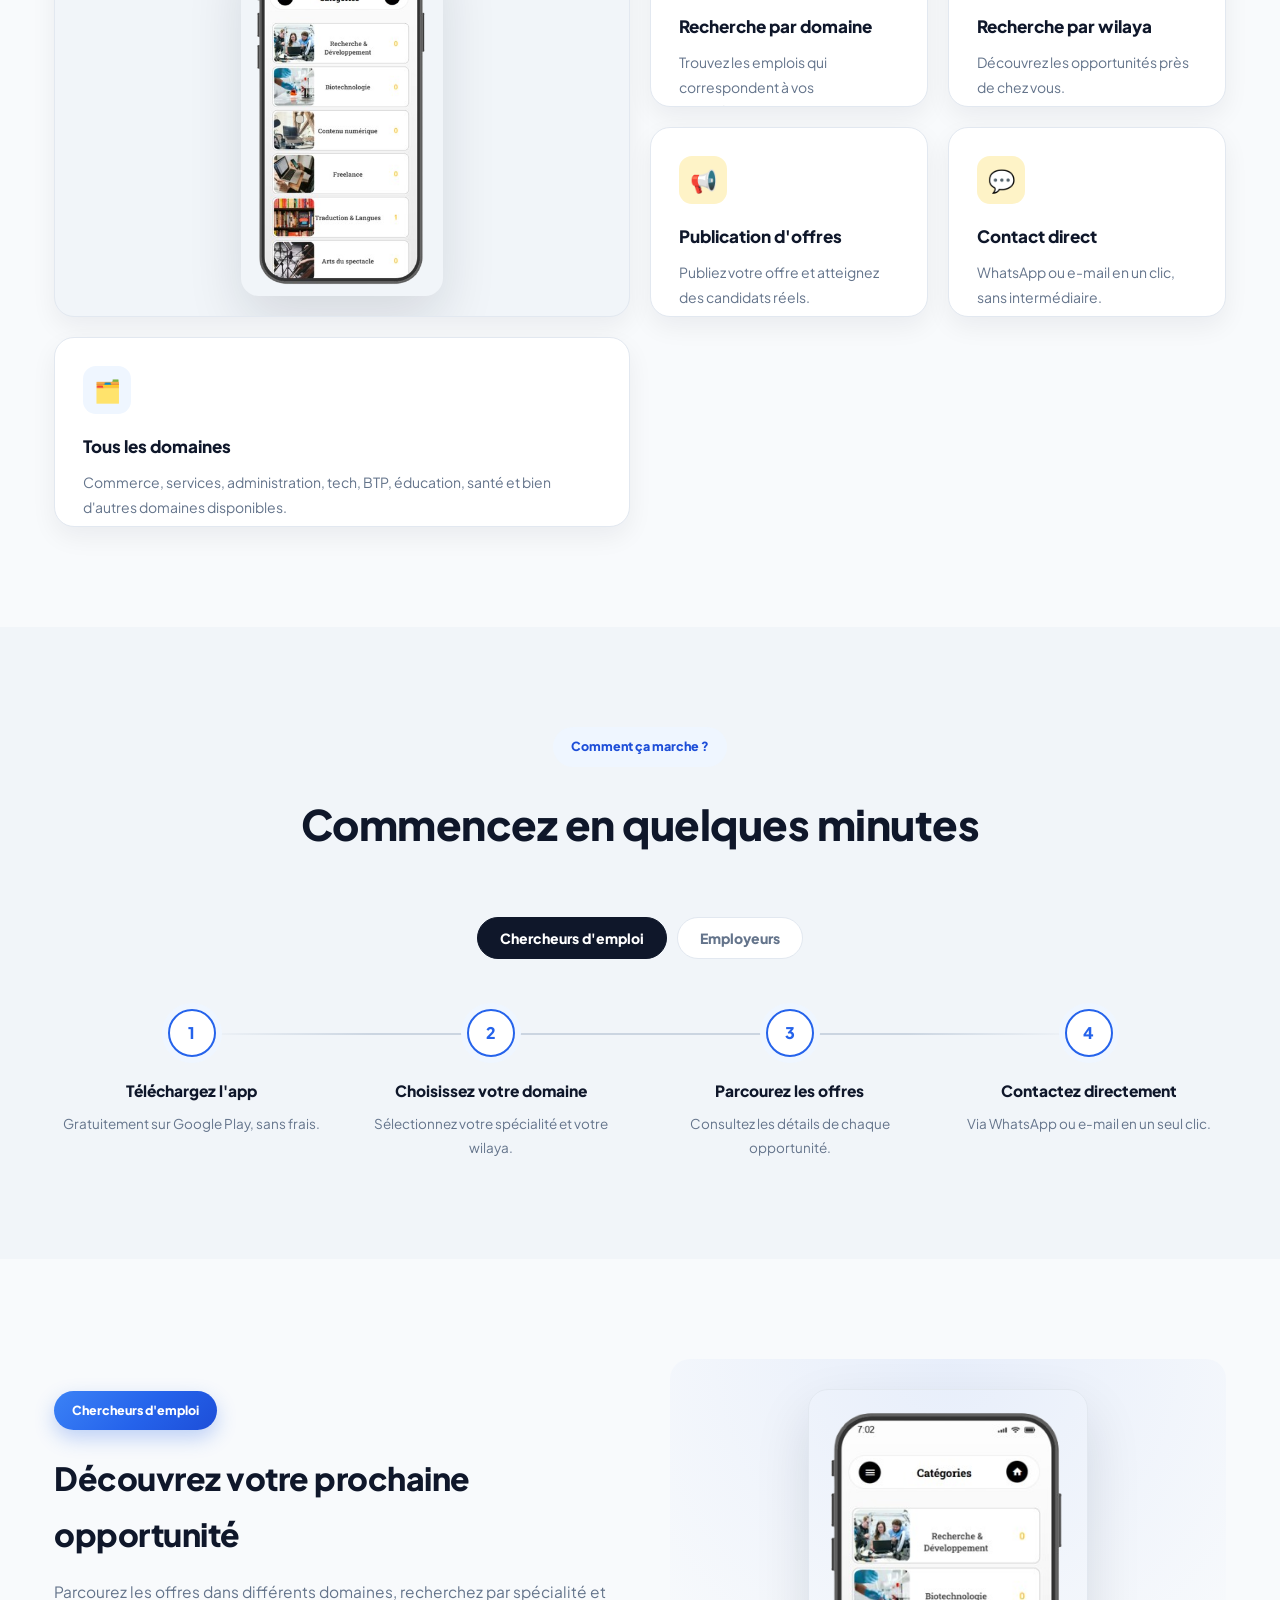
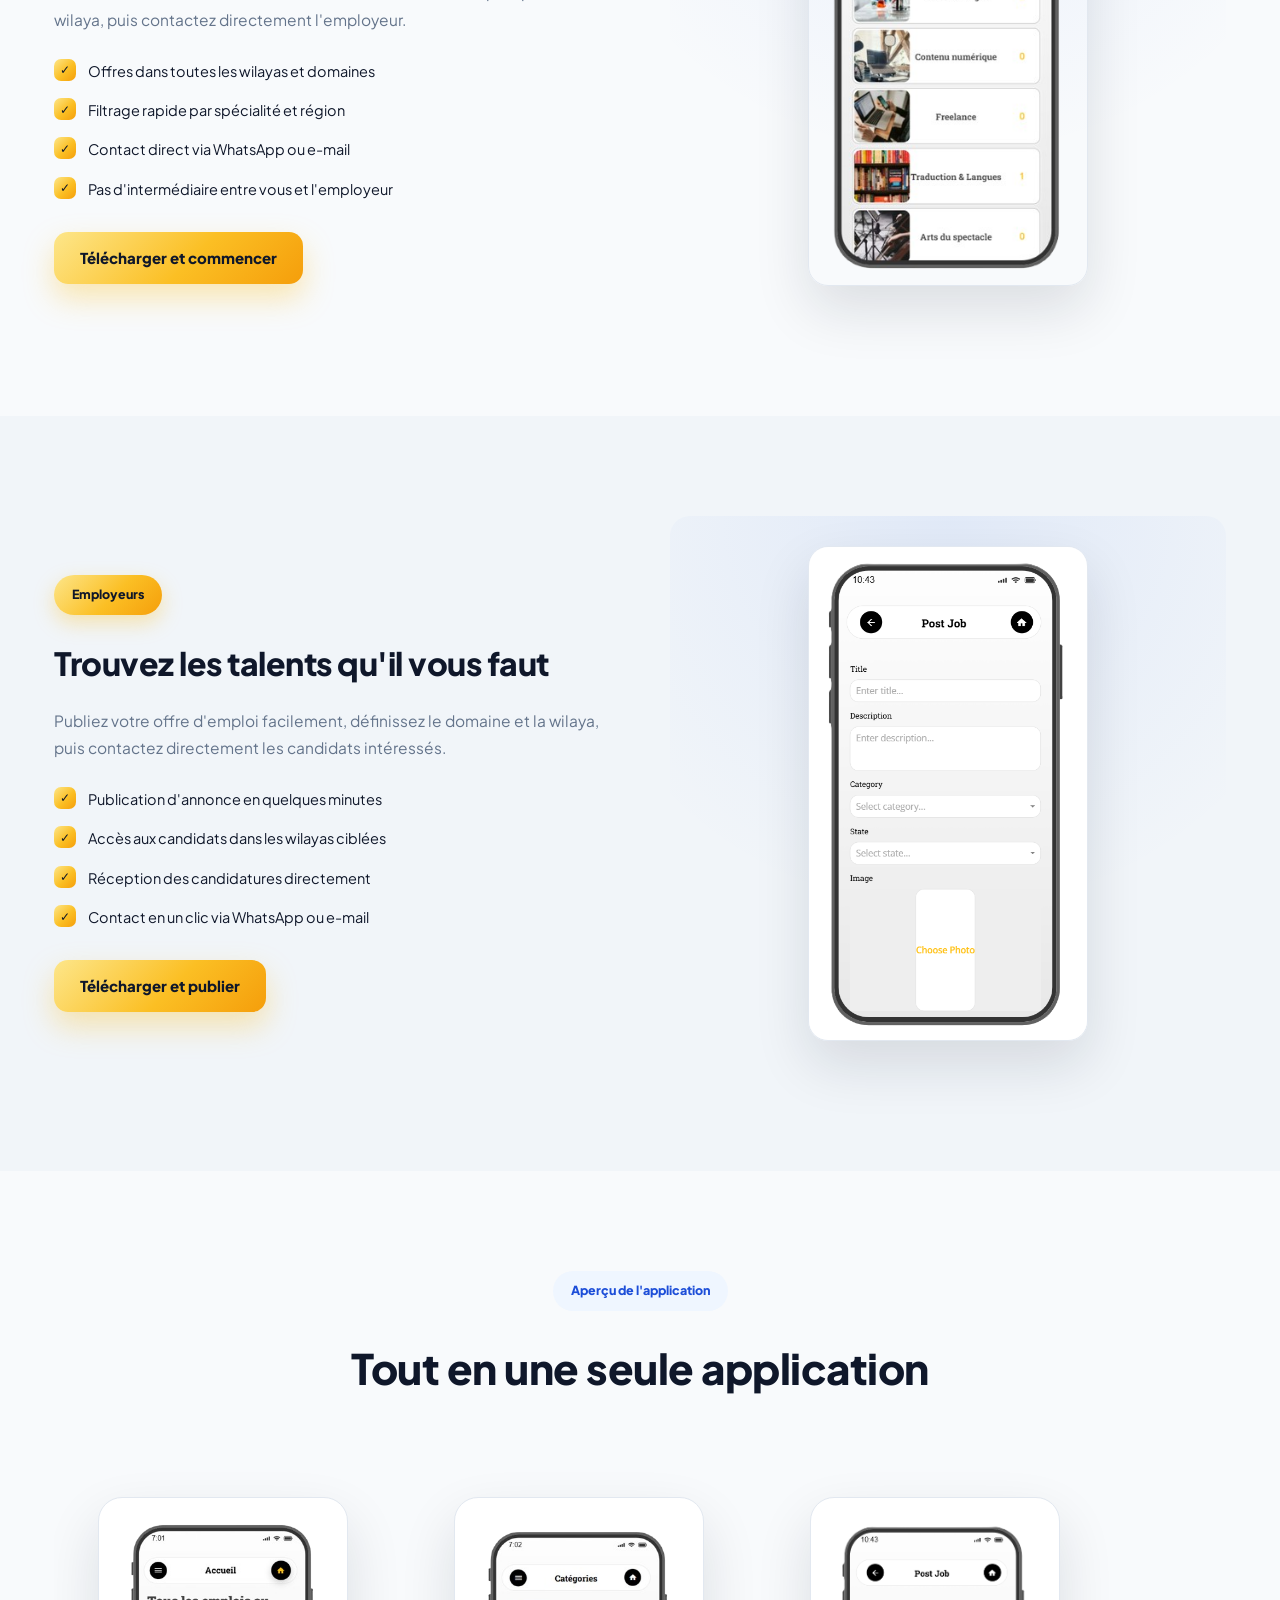
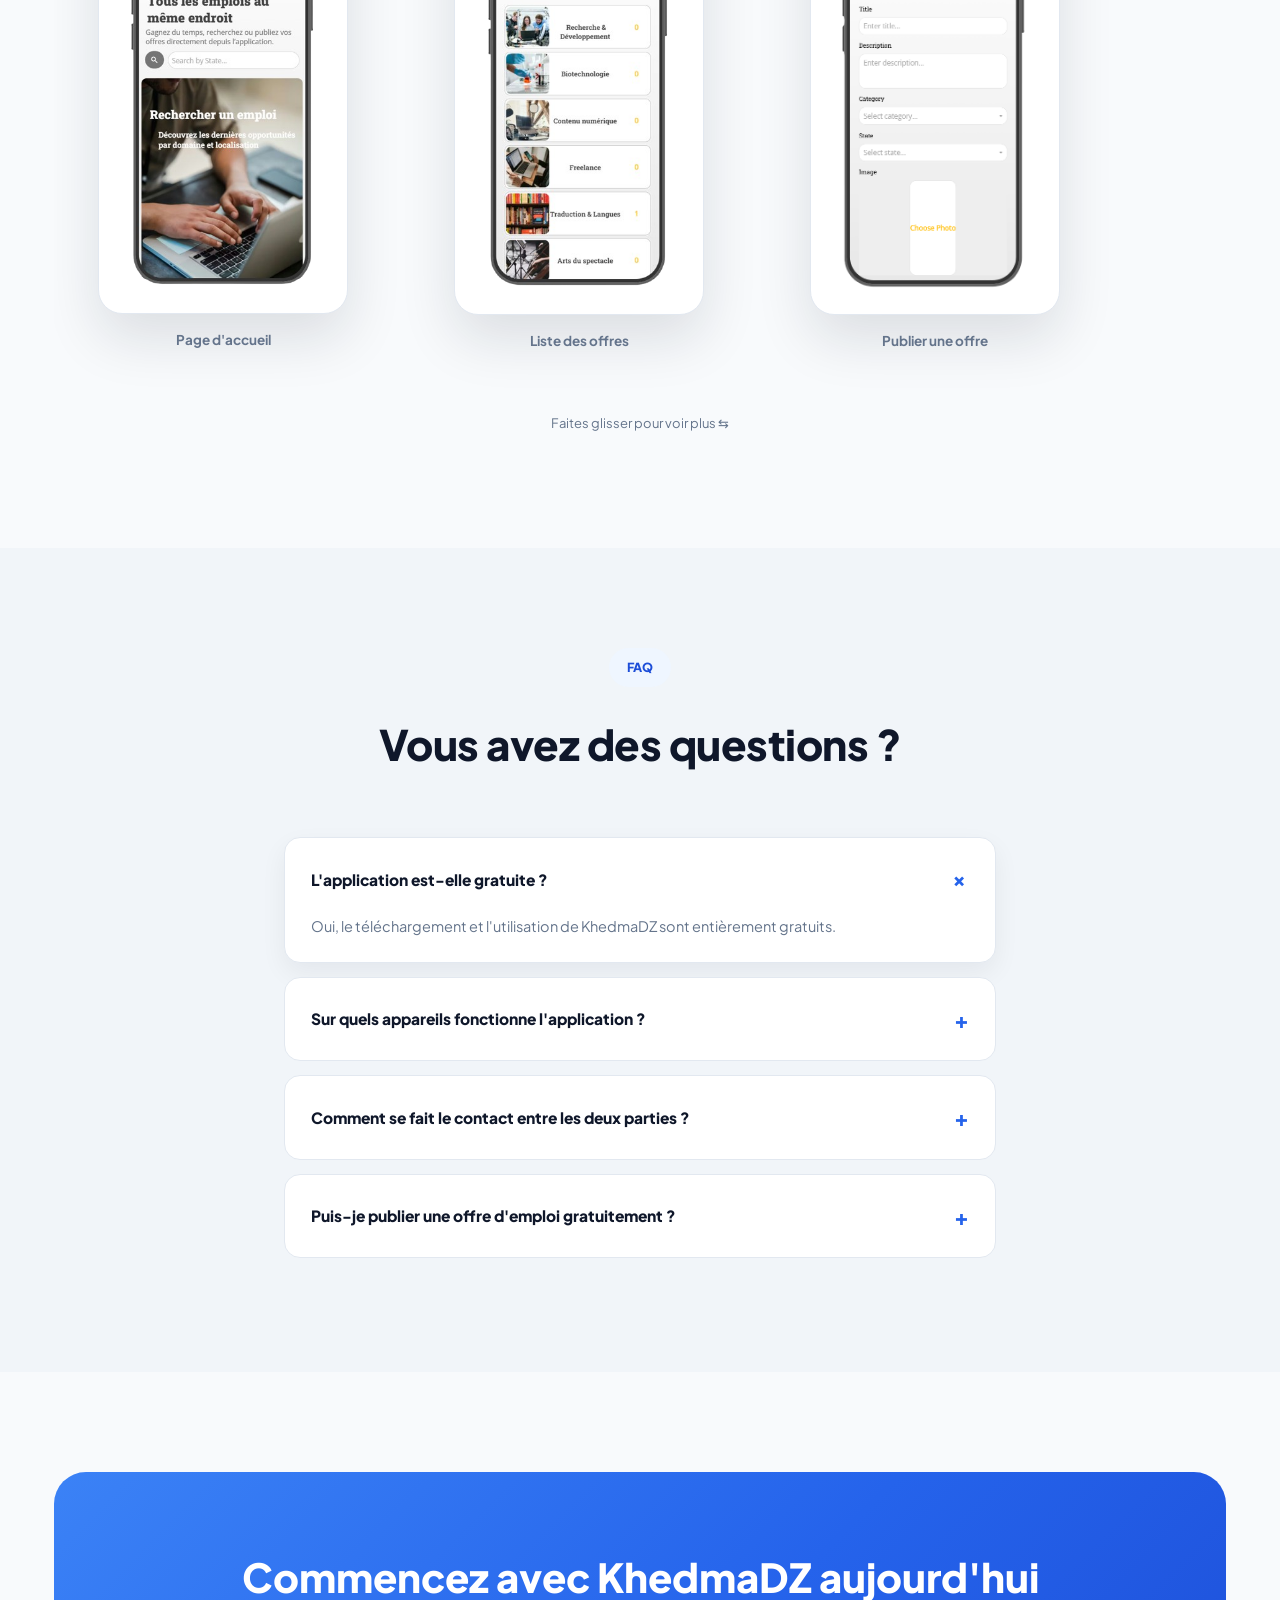
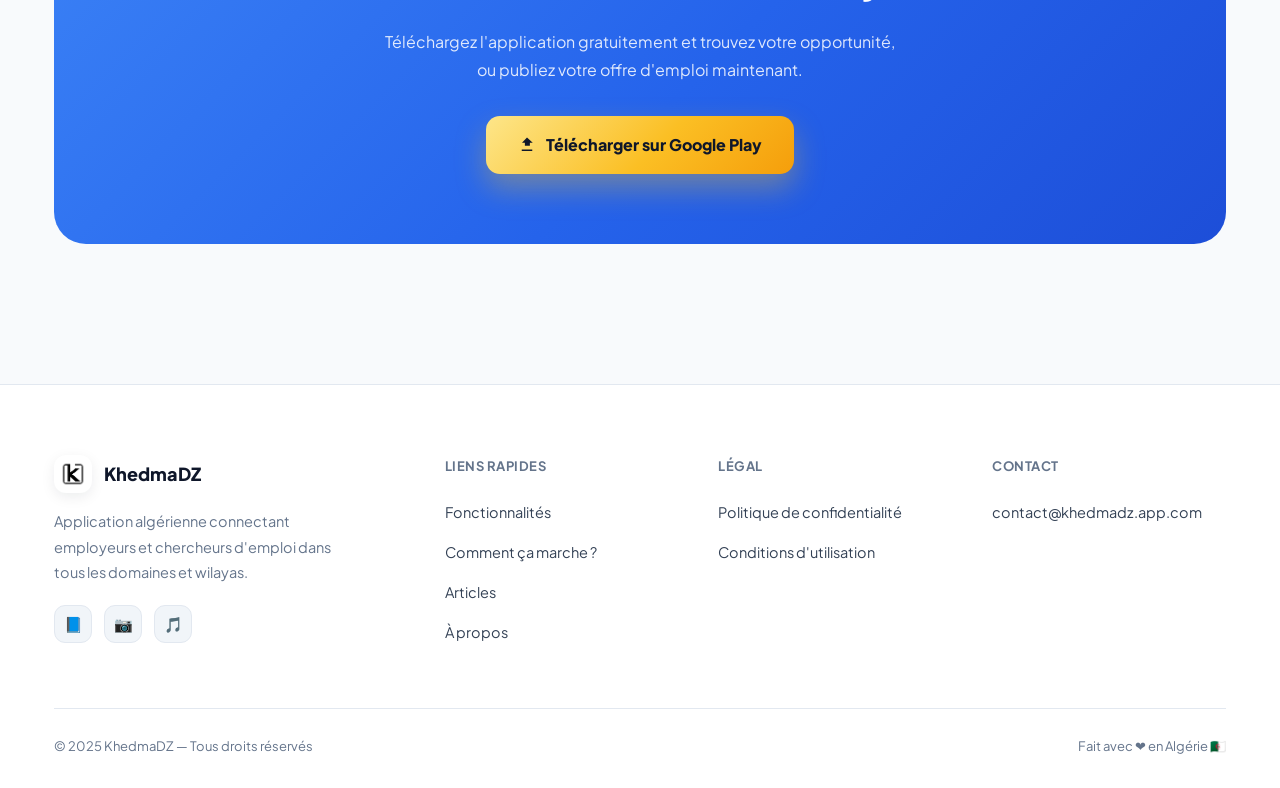
<file: fr/index.html>
<!doctype html>
<html lang="fr" dir="ltr">
<head>
<!-- Google tag (gtag.js) -->
<script async src="https://www.googletagmanager.com/gtag/js?id=AW-17768304312"></script>
<script>
  window.dataLayer = window.dataLayer || [];
  function gtag(){dataLayer.push(arguments);}
  gtag('js', new Date());
  gtag('config', 'AW-17768304312');
</script>

<meta charset="utf-8">
<meta name="viewport" content="width=device-width,initial-scale=1">
<title>KhedmaDZ | Emplois et Recrutement en Algérie</title>
<meta name="description" content="KhedmaDZ est une application algérienne qui connecte employeurs et chercheurs d'emploi. Recherchez par spécialité et wilaya ou publiez une offre et contactez directement via WhatsApp.">
<link rel="canonical" href="https://khedmadzapp.com/fr/">
<link rel="alternate" hreflang="ar" href="https://khedmadzapp.com/">
<link rel="alternate" hreflang="fr" href="https://khedmadzapp.com/fr/">
<link rel="alternate" hreflang="en" href="https://khedmadzapp.com/en/">

<meta property="og:title" content="KhedmaDZ | Emplois et Recrutement en Algérie">
<meta property="og:description" content="Trouvez un emploi ou publiez une offre dans toutes les wilayas et domaines, et contactez directement en un clic.">
<meta property="og:image" content="https://khedmadzapp.com/design.dz.png">
<meta property="og:type" content="website">
<meta property="og:url" content="https://khedmadzapp.com/fr/">

<link href="https://fonts.googleapis.com/css2?family=Plus+Jakarta+Sans:wght@400;500;600;700;800;900&display=swap" rel="stylesheet">
<link rel="stylesheet" href="../style.css">
</head>
<body>

<!-- ===== Header ===== -->
<header class="site-header">
  <div class="container header-inner">
    <a href="../index.html" class="brand">
      <img class="logo" src="../design.dz.png" alt="KhedmaDZ">
      <div class="brand-text">
        <div class="title">KhedmaDZ</div>
        <div class="tag">Your opportunity starts here</div>
      </div>
    </a>

    <nav class="main-nav">
      <ul>
        <li><a href="#features">Fonctionnalités</a></li>
        <li><a href="#how-it-works">Comment ça marche ?</a></li>
        <li><a href="#job-seekers">Chercheurs d'emploi</a></li>
        <li><a href="#employers">Employeurs</a></li>
        <li><a href="blog.html">Articles</a></li>
        <li><a href="about.html">À propos</a></li>
      </ul>
    </nav>

    <div class="header-actions">
      <div class="lang-switch">
        <a href="../index.html">AR</a>
        <a href="index.html" class="active">FR</a>
        <a href="../en/index.html">EN</a>
      </div>
      <a class="btn btn-primary js-download-btn" role="button" tabindex="0">
        Télécharger l'app
      </a>
    </div>

    <input type="checkbox" id="nav-toggle" class="nav-toggle">
    <label for="nav-toggle" class="nav-toggle-label">
      <span></span><span></span><span></span>
    </label>
  </div>

  <nav class="main-nav-mobile">
    <a href="#features">Fonctionnalités</a>
    <a href="#how-it-works">Comment ça marche ?</a>
    <a href="#job-seekers">Chercheurs d'emploi</a>
    <a href="#employers">Employeurs</a>
    <a href="blog.html">Articles</a>
    <a href="about.html">À propos</a>
    <div class="lang-switch">
      <a href="../index.html">AR</a>
      <a href="index.html" class="active">FR</a>
      <a href="../en/index.html">EN</a>
    </div>
  </nav>
</header>

<!-- ===== Hero ===== -->
<section class="hero">
  <div class="aurora">
    <span class="a1"></span>
    <span class="a2"></span>
    <span class="a3"></span>
  </div>

  <div class="container hero-grid">
    <div class="hero-copy" data-reveal>
      <span class="badge">✨ La 1ère plateforme d'emploi algérienne</span>
      <h1>
        Les meilleures offres d'emploi
        <span class="grad">au même endroit</span>
      </h1>
      <p class="hero-lead">
        KhedmaDZ connecte les employeurs et les chercheurs d'emploi dans
        différents domaines et wilayas en Algérie. Recherchez par spécialité
        et wilaya, ou publiez une offre et contactez directement en un clic
        via WhatsApp ou e-mail.
      </p>
      <div class="hero-actions">
        <a class="btn btn-primary btn-lg js-download-btn" role="button" tabindex="0">
          <svg viewBox="0 0 24 24"><path fill="currentColor" d="M5 20h14v-2H5v2zm7-18L5.33 9h3.84v4h6.66V9h3.84L12 2z"/></svg>
          Télécharger sur Google Play
        </a>
        <a href="#how-it-works" class="btn btn-ghost btn-lg">
          Comment ça marche ?
        </a>
      </div>
      <div class="hero-trust">
        <span class="dot"><b>Gratuit</b> & sans abonnement</span>
        <span class="dot">Disponible sur <b>Android</b></span>
        <span class="dot">Contact <b>en 1 clic</b></span>
      </div>
    </div>

    <div class="hero-media" data-reveal="scale">
      <div class="float-card c1">
        <span class="ic">🔍</span>
        Recherche par wilaya
      </div>
      <div class="float-card c2">
        <span class="ic">💬</span>
        Contact via WhatsApp
      </div>
      <div class="phone-frame">
        <img src="../screenshot2.png" alt="Page d'accueil de KhedmaDZ">
      </div>
    </div>
  </div>

  <div class="container">
    <div class="stats-bar" data-reveal>
      <div class="stat"><b>+48</b><span>Wilayas couvertes</span></div>
      <div class="stat"><b>∞</b><span>Domaines & spécialités</span></div>
      <div class="stat"><b>0 DA</b><span>Téléchargement gratuit</span></div>
      <div class="stat"><b>1 clic</b><span>Pour contacter</span></div>
    </div>
  </div>
</section>

<!-- ===== Marquee ===== -->
<div class="marquee">
  <div class="marquee-track">
    <span>Alger</span><span>Oran</span><span>Constantine</span>
    <span>Annaba</span><span>Sétif</span><span>Batna</span>
    <span>Béjaïa</span><span>Tlemcen</span><span>Biskra</span>
    <span>Ouargla</span><span>Sidi Bel Abbès</span><span>Blida</span>
    <span>Alger</span><span>Oran</span><span>Constantine</span>
    <span>Annaba</span><span>Sétif</span><span>Batna</span>
    <span>Béjaïa</span><span>Tlemcen</span><span>Biskra</span>
    <span>Ouargla</span><span>Sidi Bel Abbès</span><span>Blida</span>
  </div>
</div>

<!-- ===== Features ===== -->
<section id="features" class="section">
  <div class="container">
    <div class="eyebrow" data-reveal>
      <span class="badge badge-outline">Pourquoi KhedmaDZ ?</span>
      <h2>Tout ce dont vous avez besoin pour l'emploi</h2>
      <p>Une expérience rapide et puissante qui réunit chercheurs d'emploi et employeurs dans une seule application.</p>
    </div>

    <div class="bento" data-reveal>
      <div class="bento-item span-2 row-2 bento-visual">
        <img src="../screenshot1.png" alt="Liste des offres d'emploi KhedmaDZ">
      </div>
      <div class="bento-item">
        <div class="icon icon-blue">🎯</div>
        <h3>Recherche par domaine</h3>
        <p>Trouvez les emplois qui correspondent à vos compétences.</p>
      </div>
      <div class="bento-item">
        <div class="icon icon-blue">📍</div>
        <h3>Recherche par wilaya</h3>
        <p>Découvrez les opportunités près de chez vous.</p>
      </div>
      <div class="bento-item">
        <div class="icon icon-yellow">📢</div>
        <h3>Publication d'offres</h3>
        <p>Publiez votre offre et atteignez des candidats réels.</p>
      </div>
      <div class="bento-item">
        <div class="icon icon-yellow">💬</div>
        <h3>Contact direct</h3>
        <p>WhatsApp ou e-mail en un clic, sans intermédiaire.</p>
      </div>
      <div class="bento-item span-2">
        <div class="icon icon-blue">🗂️</div>
        <h3>Tous les domaines</h3>
        <p>Commerce, services, administration, tech, BTP, éducation, santé et bien d'autres domaines disponibles.</p>
      </div>
    </div>
  </div>
</section>

<!-- ===== How it works ===== -->
<section id="how-it-works" class="section section-alt">
  <div class="container">
    <div class="eyebrow" data-reveal>
      <span class="badge badge-outline">Comment ça marche ?</span>
      <h2>Commencez en quelques minutes</h2>
    </div>

    <div class="tabs" data-reveal>
      <button class="tab-btn active" data-tab="seekers">Chercheurs d'emploi</button>
      <button class="tab-btn" data-tab="employers">Employeurs</button>
    </div>

    <div class="tab-panel active" id="tab-seekers" data-reveal>
      <div class="timeline">
        <div class="tl-step blue">
          <div class="num">1</div>
          <h4>Téléchargez l'app</h4>
          <p>Gratuitement sur Google Play, sans frais.</p>
        </div>
        <div class="tl-step blue">
          <div class="num">2</div>
          <h4>Choisissez votre domaine</h4>
          <p>Sélectionnez votre spécialité et votre wilaya.</p>
        </div>
        <div class="tl-step blue">
          <div class="num">3</div>
          <h4>Parcourez les offres</h4>
          <p>Consultez les détails de chaque opportunité.</p>
        </div>
        <div class="tl-step blue">
          <div class="num">4</div>
          <h4>Contactez directement</h4>
          <p>Via WhatsApp ou e-mail en un seul clic.</p>
        </div>
      </div>
    </div>

    <div class="tab-panel" id="tab-employers" data-reveal>
      <div class="timeline">
        <div class="tl-step yellow">
          <div class="num">1</div>
          <h4>Téléchargez l'app</h4>
          <p>Gratuitement sur Google Play, sans frais.</p>
        </div>
        <div class="tl-step yellow">
          <div class="num">2</div>
          <h4>Créez votre annonce</h4>
          <p>Ajoutez les détails du poste, domaine et wilaya.</p>
        </div>
        <div class="tl-step yellow">
          <div class="num">3</div>
          <h4>Publiez l'offre</h4>
          <p>Votre annonce est visible par les candidats ciblés.</p>
        </div>
        <div class="tl-step yellow">
          <div class="num">4</div>
          <h4>Recevez les candidats</h4>
          <p>Contactez les intéressés en un seul clic.</p>
        </div>
      </div>
    </div>
  </div>
</section>

<!-- ===== Job seekers ===== -->
<section id="job-seekers" class="section">
  <div class="container split">
    <div class="split-copy" data-reveal>
      <span class="badge">Chercheurs d'emploi</span>
      <h2>Découvrez votre prochaine opportunité</h2>
      <p>
        Parcourez les offres dans différents domaines, recherchez par
        spécialité et wilaya, puis contactez directement l'employeur.
      </p>
      <ul class="check-list">
        <li>Offres dans toutes les wilayas et domaines</li>
        <li>Filtrage rapide par spécialité et région</li>
        <li>Contact direct via WhatsApp ou e-mail</li>
        <li>Pas d'intermédiaire entre vous et l'employeur</li>
      </ul>
      <a class="btn btn-primary js-download-btn" role="button" tabindex="0">
        Télécharger et commencer
      </a>
    </div>
    <div class="split-media" data-reveal="scale">
      <img src="../screenshot1.png" alt="Liste des offres d'emploi KhedmaDZ">
    </div>
  </div>
</section>

<!-- ===== Employers ===== -->
<section id="employers" class="section section-alt">
  <div class="container split reverse">
    <div class="split-media" data-reveal="scale">
      <img src="../screenshot3.png" alt="Publier une offre sur KhedmaDZ">
    </div>
    <div class="split-copy" data-reveal>
      <span class="badge"
        style="background:var(--gradient-yellow);color:var(--dark);box-shadow:0 8px 20px rgba(251,191,36,0.35)">
        Employeurs
      </span>
      <h2>Trouvez les talents qu'il vous faut</h2>
      <p>
        Publiez votre offre d'emploi facilement, définissez le domaine
        et la wilaya, puis contactez directement les candidats intéressés.
      </p>
      <ul class="check-list">
        <li>Publication d'annonce en quelques minutes</li>
        <li>Accès aux candidats dans les wilayas ciblées</li>
        <li>Réception des candidatures directement</li>
        <li>Contact en un clic via WhatsApp ou e-mail</li>
      </ul>
      <a class="btn btn-primary js-download-btn" role="button" tabindex="0">
        Télécharger et publier
      </a>
    </div>
  </div>
</section>

<!-- ===== Screenshots ===== -->
<section class="section">
  <div class="container">
    <div class="eyebrow" data-reveal>
      <span class="badge badge-outline">Aperçu de l'application</span>
      <h2>Tout en une seule application</h2>
    </div>
    <div class="screens-wrap" data-reveal>
      <figure class="shot">
        <div class="shot-frame">
          <img src="../screenshot2.png" alt="Page d'accueil">
        </div>
        <figcaption>Page d'accueil</figcaption>
      </figure>
      <figure class="shot">
        <div class="shot-frame">
          <img src="../screenshot1.png" alt="Liste des offres">
        </div>
        <figcaption>Liste des offres</figcaption>
      </figure>
      <figure class="shot">
        <div class="shot-frame">
          <img src="../screenshot3.png" alt="Publier une offre">
        </div>
        <figcaption>Publier une offre</figcaption>
      </figure>
    </div>
    <p class="center small">Faites glisser pour voir plus ⇆</p>
  </div>
</section>

<!-- ===== FAQ ===== -->
<section class="section section-alt">
  <div class="container" style="max-width:760px">
    <div class="eyebrow" data-reveal>
      <span class="badge badge-outline">FAQ</span>
      <h2>Vous avez des questions ?</h2>
    </div>

    <details class="faq-item" open data-reveal>
      <summary>L'application est-elle gratuite ?</summary>
      <p>Oui, le téléchargement et l'utilisation de KhedmaDZ sont entièrement gratuits.</p>
    </details>
    <details class="faq-item" data-reveal>
      <summary>Sur quels appareils fonctionne l'application ?</summary>
      <p>KhedmaDZ est actuellement disponible uniquement sur Android via Google Play.</p>
    </details>
    <details class="faq-item" data-reveal>
      <summary>Comment se fait le contact entre les deux parties ?</summary>
      <p>Le contact se fait directement via WhatsApp ou e-mail en un seul clic, sans intermédiaire.</p>
    </details>
    <details class="faq-item" data-reveal>
      <summary>Puis-je publier une offre d'emploi gratuitement ?</summary>
      <p>Oui, les employeurs peuvent publier leurs annonces directement via l'application.</p>
    </details>
  </div>
</section>

<!-- ===== Final CTA ===== -->
<section class="section">
  <div class="container">
    <div class="cta-band" data-reveal="scale">
      <h2>Commencez avec KhedmaDZ aujourd'hui</h2>
      <p>
        Téléchargez l'application gratuitement et trouvez votre opportunité,
        ou publiez votre offre d'emploi maintenant.
      </p>
      <a class="btn btn-primary btn-lg js-download-btn" role="button" tabindex="0">
        <svg viewBox="0 0 24 24"><path fill="currentColor" d="M5 20h14v-2H5v2zm7-18L5.33 9h3.84v4h6.66V9h3.84L12 2z"/></svg>
        Télécharger sur Google Play
      </a>
    </div>
  </div>
</section>

<!-- ===== Footer ===== -->
<footer class="site-footer">
  <div class="container">
    <div class="footer-grid">
      <div class="footer-col footer-brand">
        <div class="brand">
          <img class="logo" src="../design.dz.png" alt="KhedmaDZ" style="height:38px;width:38px">
          <div class="brand-text"><div class="title">KhedmaDZ</div></div>
        </div>
        <p>Application algérienne connectant employeurs et chercheurs d'emploi dans tous les domaines et wilayas.</p>
        <div class="social-row">
          <a href="https://www.facebook.com/share/175tyBWDvn/" target="_blank" rel="noopener" aria-label="Facebook">📘</a>
          <a href="https://www.instagram.com/khedma__dz" target="_blank" rel="noopener" aria-label="Instagram">📷</a>
          <a href="https://www.tiktok.com/@khedma__dz" target="_blank" rel="noopener" aria-label="TikTok">🎵</a>
        </div>
      </div>

      <div class="footer-col">
        <h4>Liens rapides</h4>
        <ul>
          <li><a href="#features">Fonctionnalités</a></li>
          <li><a href="#how-it-works">Comment ça marche ?</a></li>
          <li><a href="blog.html">Articles</a></li>
          <li><a href="about.html">À propos</a></li>
        </ul>
      </div>

      <div class="footer-col">
        <h4>Légal</h4>
        <ul>
          <li><a href="privacy.html">Politique de confidentialité</a></li>
          <li><a href="terms.html">Conditions d'utilisation</a></li>
        </ul>
      </div>

      <div class="footer-col">
        <h4>Contact</h4>
        <ul>
          <li><a href="mailto:contact@khedmadz.app.com">contact@khedmadz.app.com</a></li>
        </ul>
      </div>
    </div>

    <div class="footer-bottom">
      <span>© 2025 KhedmaDZ — Tous droits réservés</span>
      <span>Fait avec ❤️ en Algérie 🇩🇿</span>
    </div>
  </div>
</footer>

<script>
(function(){
  var url='https://play.google.com/store/apps/details?id=com.khedmadz.app';
  var sendTo='AW-17768304312/j-SLCO2goMsbELidy5hC';
  function goUrl(){window.location.href=url;}
  function reportAndGo(e){
    if(e&&e.preventDefault)e.preventDefault();
    if(typeof gtag!=='function'){goUrl();return;}
    var called=false;
    var cb=function(){if(called)return;called=true;goUrl();};
    try{gtag('event','conversion',{send_to:sendTo,event_callback:cb});setTimeout(cb,1500);}
    catch(err){goUrl();}
  }
  document.querySelectorAll('.js-download-btn').forEach(function(btn){
    btn.addEventListener('click',reportAndGo,false);
  });
  (function(){
    var obs=new IntersectionObserver(function(entries){
      entries.forEach(function(en){
        if(en.isIntersecting){en.target.classList.add('in-view');obs.unobserve(en.target);}
      });
    },{threshold:0.14});
    document.querySelectorAll('[data-reveal]').forEach(function(el){obs.observe(el);});
  })();
  document.querySelectorAll('.tab-btn').forEach(function(btn){
    btn.addEventListener('click',function(){
      document.querySelectorAll('.tab-btn').forEach(function(b){b.classList.remove('active');});
      document.querySelectorAll('.tab-panel').forEach(function(p){p.classList.remove('active');});
      btn.classList.add('active');
      var panel=document.getElementById('tab-'+btn.dataset.tab);
      if(panel)panel.classList.add('active');
    });
  });
  document.querySelectorAll('.main-nav-mobile a').forEach(function(link){
    link.addEventListener('click',function(){
      var t=document.getElementById('nav-toggle');if(t)t.checked=false;
    });
  });
})();
</script>
</body>
</html>
</file>
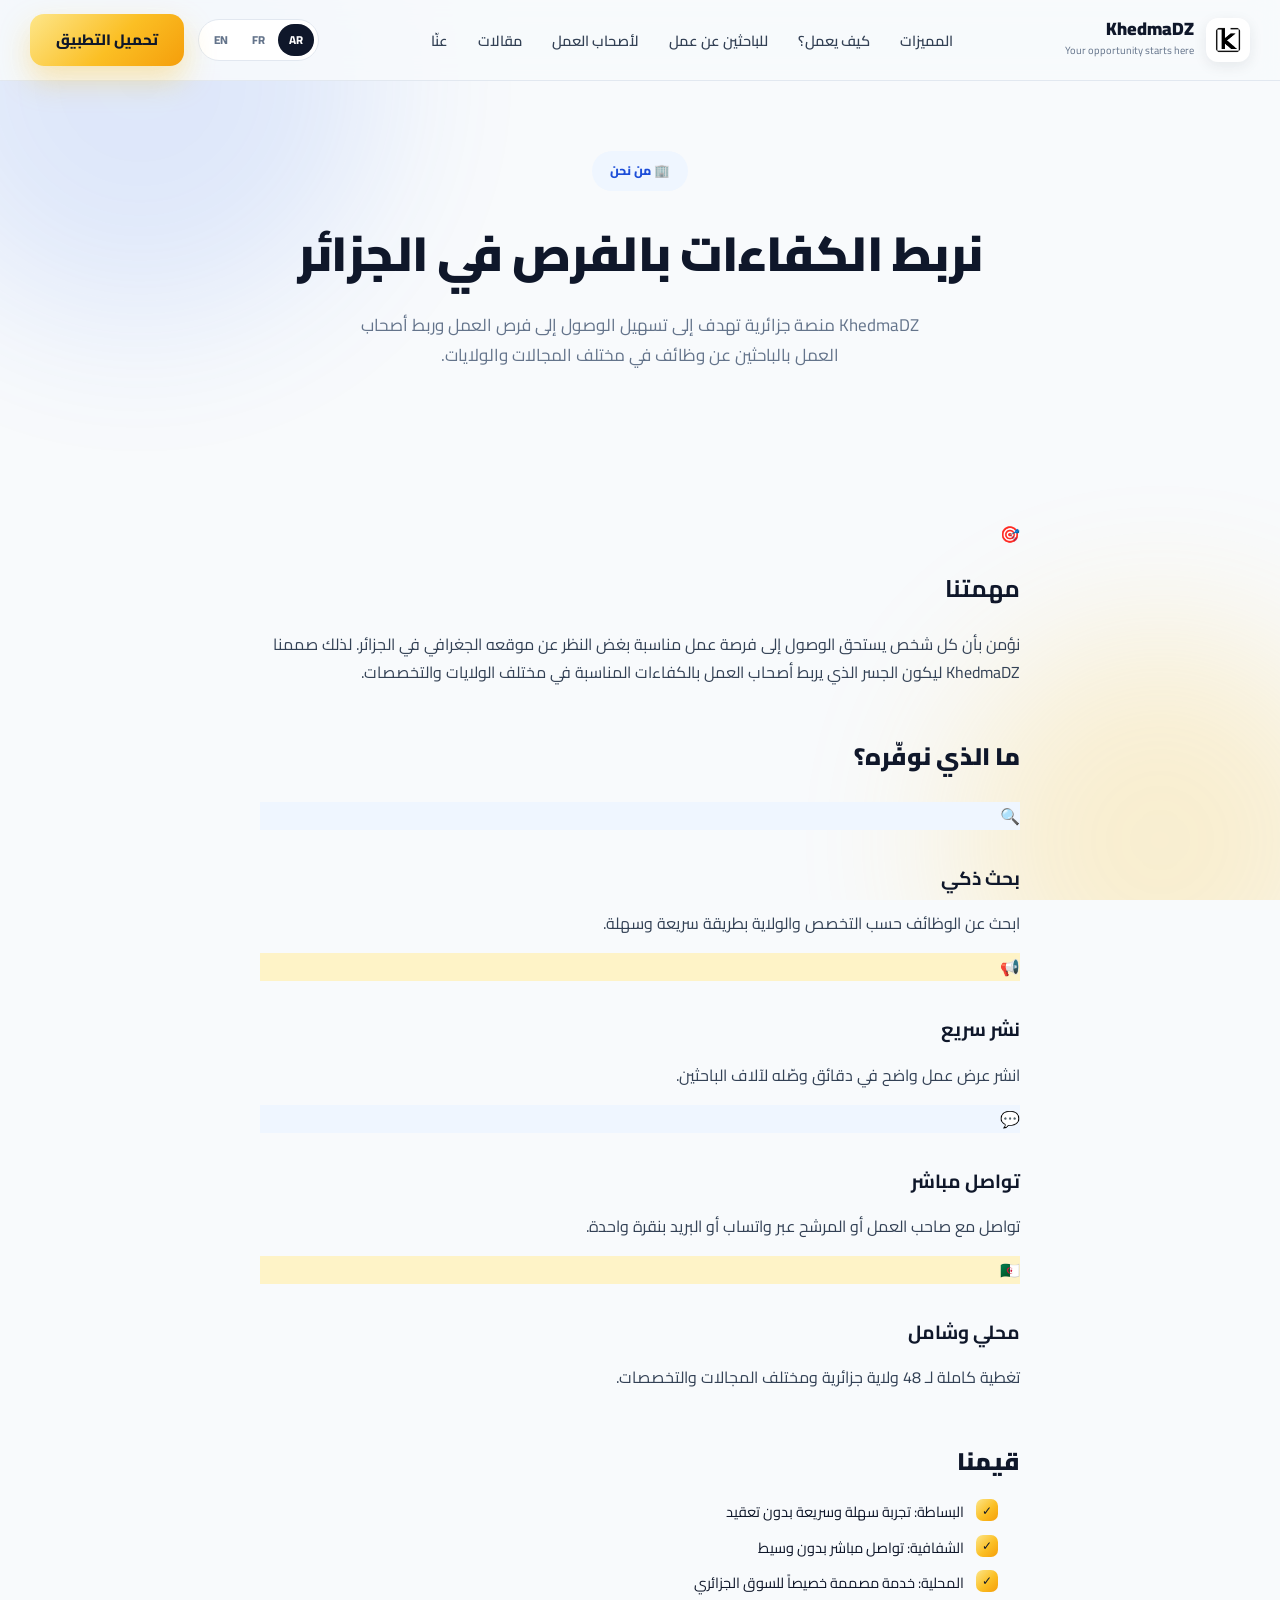
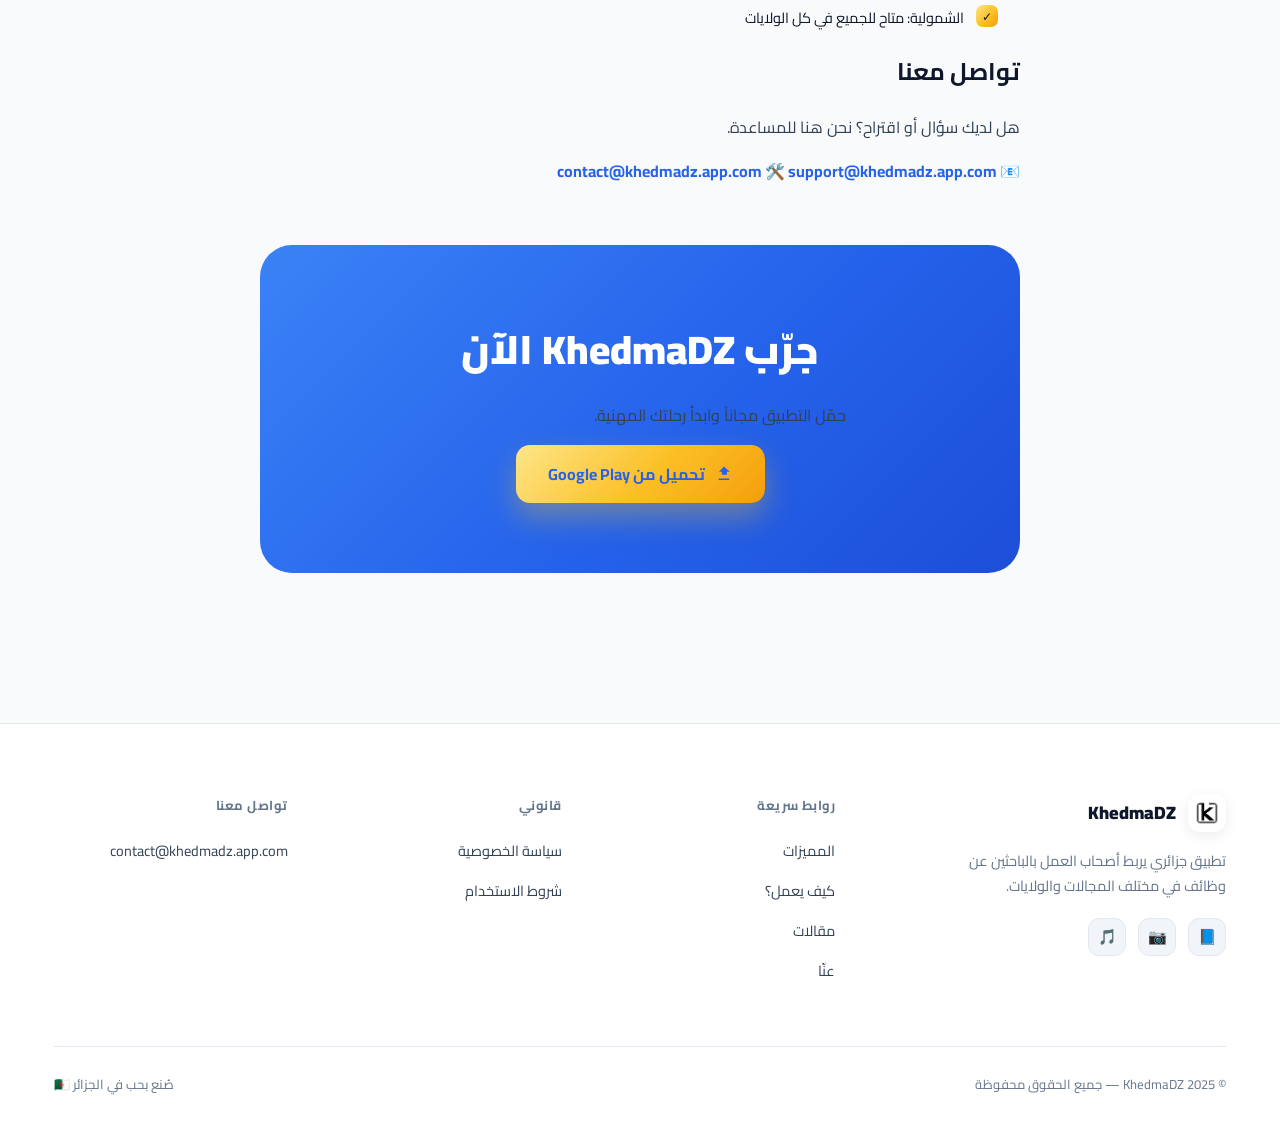
<file: about.html>
<!doctype html>
<html lang="ar" dir="rtl">
<head>
<!-- Google tag (gtag.js) -->
<script async src="https://www.googletagmanager.com/gtag/js?id=AW-17768304312"></script>
<script>
  window.dataLayer = window.dataLayer || [];
  function gtag(){dataLayer.push(arguments);}
  gtag('js', new Date());
  gtag('config', 'AW-17768304312');
</script>

<meta charset="utf-8">
<meta name="viewport" content="width=device-width,initial-scale=1">
<title>من نحن | KhedmaDZ</title>
<meta name="description" content="تعرّف على تطبيق KhedmaDZ، المنصة الجزائرية التي تربط أصحاب العمل بالباحثين عن وظائف في مختلف المجالات والولايات.">
<link rel="canonical" href="https://khedmadzapp.com/about.html">

<link href="https://fonts.googleapis.com/css2?family=Cairo:wght@400;500;600;700;800;900&display=swap" rel="stylesheet">
<link rel="stylesheet" href="style.css">
</head>
<body>

<!-- ===== Header ===== -->
<header class="site-header">
  <div class="container header-inner">
    <a href="index.html" class="brand">
      <img class="logo" src="design.dz.png" alt="KhedmaDZ">
      <div class="brand-text">
        <div class="title">KhedmaDZ</div>
        <div class="tag">Your opportunity starts here</div>
      </div>
    </a>

    <nav class="main-nav">
      <ul>
        <li><a href="index.html#features">المميزات</a></li>
        <li><a href="index.html#how-it-works">كيف يعمل؟</a></li>
        <li><a href="index.html#job-seekers">للباحثين عن عمل</a></li>
        <li><a href="index.html#employers">لأصحاب العمل</a></li>
        <li><a href="blog.html">مقالات</a></li>
        <li><a href="about.html">عنّا</a></li>
      </ul>
    </nav>

    <div class="header-actions">
      <div class="lang-switch">
        <a href="about.html" class="active">AR</a>
        <a href="fr/about.html">FR</a>
        <a href="en/about.html">EN</a>
      </div>
      <a class="btn btn-primary js-download-btn" role="button" tabindex="0">
        تحميل التطبيق
      </a>
    </div>

    <input type="checkbox" id="nav-toggle" class="nav-toggle">
    <label for="nav-toggle" class="nav-toggle-label">
      <span></span><span></span><span></span>
    </label>
  </div>

  <nav class="main-nav-mobile">
    <a href="index.html#features">المميزات</a>
    <a href="index.html#how-it-works">كيف يعمل؟</a>
    <a href="index.html#job-seekers">للباحثين عن عمل</a>
    <a href="index.html#employers">لأصحاب العمل</a>
    <a href="blog.html">مقالات</a>
    <a href="about.html">عنّا</a>
    <div class="lang-switch">
      <a href="about.html" class="active">AR</a>
      <a href="fr/about.html">FR</a>
      <a href="en/about.html">EN</a>
    </div>
  </nav>
</header>

<!-- ===== Page Hero ===== -->
<section class="page-hero">
  <div class="aurora">
    <span class="a1"></span>
    <span class="a2"></span>
  </div>
  <div class="container" style="position:relative;z-index:1;text-align:center;padding-top:70px;padding-bottom:70px">
    <span class="badge badge-outline" data-reveal>🏢 من نحن</span>
    <h1 data-reveal style="font-size:clamp(28px,4vw,48px);font-weight:900;margin:0 0 16px;letter-spacing:-.5px">
      نربط الكفاءات بالفرص في الجزائر
    </h1>
    <p data-reveal style="color:var(--muted);font-size:17px;max-width:580px;margin:0 auto">
      KhedmaDZ منصة جزائرية تهدف إلى تسهيل الوصول إلى فرص العمل
      وربط أصحاب العمل بالباحثين عن وظائف في مختلف المجالات والولايات.
    </p>
  </div>
</section>

<!-- ===== Main content ===== -->
<main>
  <div class="container article-page">

    <!-- Mission -->
    <div class="about-card" data-reveal>
      <div class="about-card-icon">🎯</div>
      <div>
        <h2>مهمتنا</h2>
        <p>
          نؤمن بأن كل شخص يستحق الوصول إلى فرصة عمل مناسبة بغض النظر عن
          موقعه الجغرافي في الجزائر. لذلك صممنا KhedmaDZ ليكون الجسر الذي
          يربط أصحاب العمل بالكفاءات المناسبة في مختلف الولايات والتخصصات.
        </p>
      </div>
    </div>

    <!-- What we offer -->
    <div data-reveal>
      <h2 style="font-size:24px;font-weight:900;margin:50px 0 24px">ما الذي نوفّره؟</h2>
      <div class="about-grid">
        <div class="about-feature">
          <div class="about-feature-icon icon-blue">🔍</div>
          <h3>بحث ذكي</h3>
          <p>ابحث عن الوظائف حسب التخصص والولاية بطريقة سريعة وسهلة.</p>
        </div>
        <div class="about-feature">
          <div class="about-feature-icon icon-yellow">📢</div>
          <h3>نشر سريع</h3>
          <p>انشر عرض عمل واضح في دقائق وصّله لآلاف الباحثين.</p>
        </div>
        <div class="about-feature">
          <div class="about-feature-icon icon-blue">💬</div>
          <h3>تواصل مباشر</h3>
          <p>تواصل مع صاحب العمل أو المرشح عبر واتساب أو البريد بنقرة واحدة.</p>
        </div>
        <div class="about-feature">
          <div class="about-feature-icon icon-yellow">🇩🇿</div>
          <h3>محلي وشامل</h3>
          <p>تغطية كاملة لـ 48 ولاية جزائرية ومختلف المجالات والتخصصات.</p>
        </div>
      </div>
    </div>

    <!-- Values -->
    <div data-reveal>
      <h2 style="font-size:24px;font-weight:900;margin:50px 0 16px">قيمنا</h2>
      <ul class="check-list">
        <li>البساطة: تجربة سهلة وسريعة بدون تعقيد</li>
        <li>الشفافية: تواصل مباشر بدون وسيط</li>
        <li>المحلية: خدمة مصممة خصيصاً للسوق الجزائري</li>
        <li>الشمولية: متاح للجميع في كل الولايات</li>
      </ul>
    </div>

    <!-- Contact -->
    <div class="about-contact" data-reveal>
      <h2>تواصل معنا</h2>
      <p>هل لديك سؤال أو اقتراح؟ نحن هنا للمساعدة.</p>
      <div class="contact-links">
        <a href="mailto:contact@khedmadz.app.com" class="contact-link">
          <span>📧</span>
          contact@khedmadz.app.com
        </a>
        <a href="mailto:support@khedmadz.app.com" class="contact-link">
          <span>🛠️</span>
          support@khedmadz.app.com
        </a>
      </div>
    </div>

    <!-- CTA -->
    <div class="cta-band" data-reveal="scale" style="margin-top:60px">
      <h2>جرّب KhedmaDZ الآن</h2>
      <p>حمّل التطبيق مجاناً وابدأ رحلتك المهنية.</p>
      <a class="btn btn-primary btn-lg js-download-btn" role="button" tabindex="0">
        <svg viewBox="0 0 24 24"><path fill="currentColor" d="M5 20h14v-2H5v2zm7-18L5.33 9h3.84v4h6.66V9h3.84L12 2z"/></svg>
        تحميل من Google Play
      </a>
    </div>

  </div>
</main>

<!-- ===== Footer ===== -->
<footer class="site-footer">
  <div class="container">
    <div class="footer-grid">
      <div class="footer-col footer-brand">
        <div class="brand">
          <img class="logo" src="design.dz.png" alt="KhedmaDZ" style="height:38px;width:38px">
          <div class="brand-text"><div class="title">KhedmaDZ</div></div>
        </div>
        <p>تطبيق جزائري يربط أصحاب العمل بالباحثين عن وظائف في مختلف المجالات والولايات.</p>
        <div class="social-row">
          <a href="https://www.facebook.com/share/175tyBWDvn/" target="_blank" rel="noopener" aria-label="Facebook">📘</a>
          <a href="https://www.instagram.com/khedma__dz" target="_blank" rel="noopener" aria-label="Instagram">📷</a>
          <a href="https://www.tiktok.com/@khedma__dz" target="_blank" rel="noopener" aria-label="TikTok">🎵</a>
        </div>
      </div>
      <div class="footer-col">
        <h4>روابط سريعة</h4>
        <ul>
          <li><a href="index.html#features">المميزات</a></li>
          <li><a href="index.html#how-it-works">كيف يعمل؟</a></li>
          <li><a href="blog.html">مقالات</a></li>
          <li><a href="about.html">عنّا</a></li>
        </ul>
      </div>
      <div class="footer-col">
        <h4>قانوني</h4>
        <ul>
          <li><a href="privacy.html">سياسة الخصوصية</a></li>
          <li><a href="terms.html">شروط الاستخدام</a></li>
        </ul>
      </div>
      <div class="footer-col">
        <h4>تواصل معنا</h4>
        <ul>
          <li><a href="mailto:contact@khedmadz.app.com">contact@khedmadz.app.com</a></li>
        </ul>
      </div>
    </div>
    <div class="footer-bottom">
      <span>© 2025 KhedmaDZ — جميع الحقوق محفوظة</span>
      <span>صُنع بحب في الجزائر 🇩🇿</span>
    </div>
  </div>
</footer>

<script>
(function(){
  var url='https://play.google.com/store/apps/details?id=com.khedmadz.app';
  var sendTo='AW-17768304312/j-SLCO2goMsbELidy5hC';
  function goUrl(){ window.location.href=url; }
  function reportAndGo(e){
    if(e&&e.preventDefault)e.preventDefault();
    if(typeof gtag!=='function'){goUrl();return;}
    var called=false;
    var cb=function(){if(called)return;called=true;goUrl();};
    try{gtag('event','conversion',{send_to:sendTo,event_callback:cb});setTimeout(cb,1500);}
    catch(err){goUrl();}
  }
  document.querySelectorAll('.js-download-btn').forEach(function(btn){
    btn.addEventListener('click',reportAndGo,false);
  });
  var obs=new IntersectionObserver(function(entries){
    entries.forEach(function(en){
      if(en.isIntersecting){en.target.classList.add('in-view');obs.unobserve(en.target);}
    });
  },{threshold:0.14});
  document.querySelectorAll('[data-reveal]').forEach(function(el){obs.observe(el);});
  document.querySelectorAll('.main-nav-mobile a').forEach(function(link){
    link.addEventListener('click',function(){
      var t=document.getElementById('nav-toggle');
      if(t)t.checked=false;
    });
  });
})();
</script>
</body>
</html>
</file>
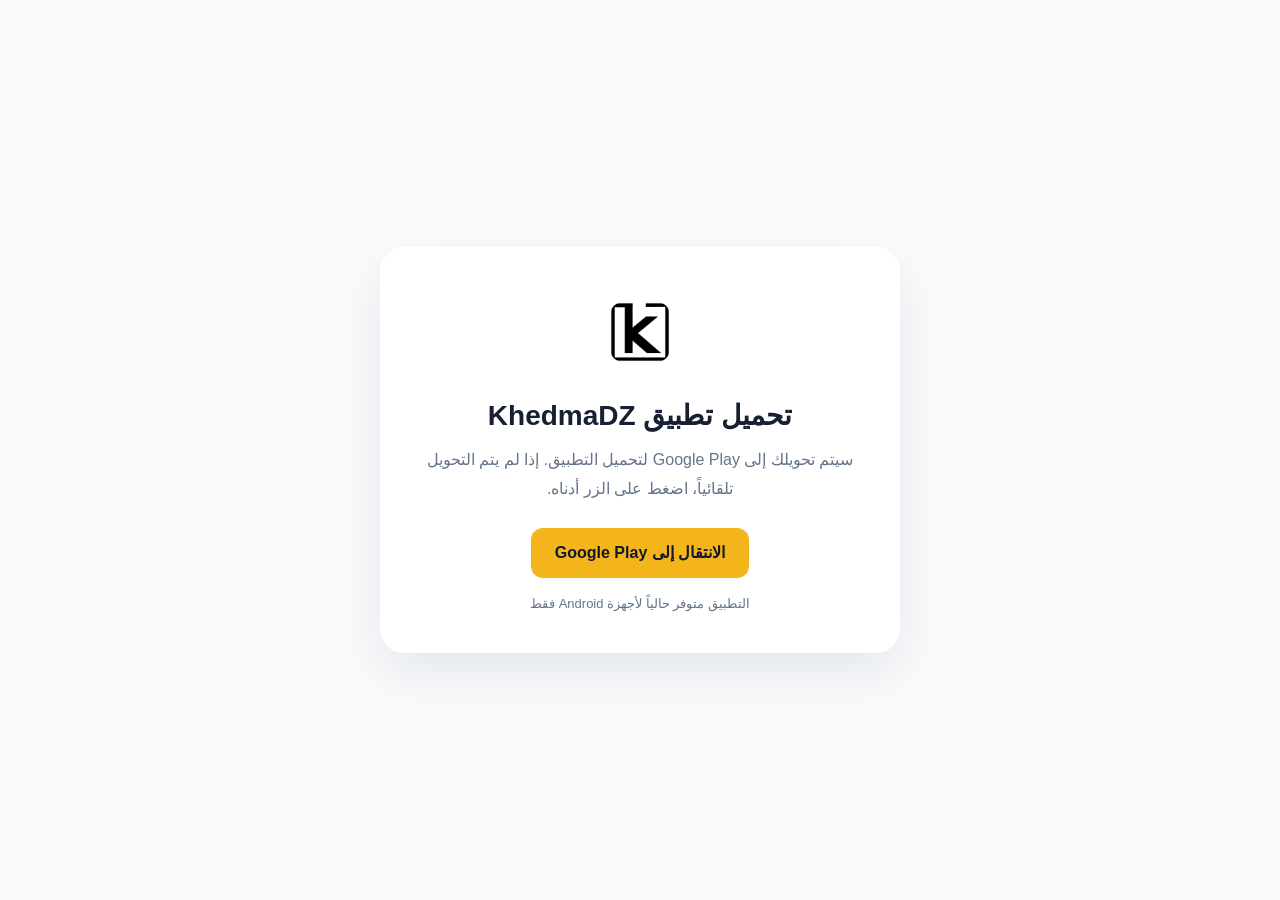
<file: app.html>
<!doctype html>
<html lang="ar" dir="rtl">
<head>
  <meta charset="utf-8">
  <meta name="viewport" content="width=device-width, initial-scale=1">

  <title>تحميل تطبيق KhedmaDZ من Google Play</title>

  <meta
    name="description"
    content="حمّل تطبيق KhedmaDZ للبحث عن فرص العمل ونشر عروض التوظيف في الجزائر."
  >

  <meta
    http-equiv="refresh"
    content="3;url=https://play.google.com/store/apps/details?id=com.khedmadz.app"
  >

  <link
    rel="canonical"
    href="https://play.google.com/store/apps/details?id=com.khedmadz.app"
  >

  <style>
    :root {
      --primary: #f3b51b;
      --dark: #172033;
      --muted: #64748b;
      --background: #f8fafc;
      --white: #ffffff;
    }

    * {
      box-sizing: border-box;
    }

    body {
      margin: 0;
      min-height: 100vh;
      display: grid;
      place-items: center;
      padding: 24px;
      background: var(--background);
      color: var(--dark);
      font-family: Arial, "Cairo", sans-serif;
      text-align: center;
    }

    .download-card {
      width: min(100%, 520px);
      padding: 42px 28px;
      background: var(--white);
      border-radius: 24px;
      box-shadow: 0 20px 50px rgba(15, 23, 42, 0.08);
    }

    .download-logo {
      width: 86px;
      height: 86px;
      object-fit: contain;
      margin-bottom: 20px;
      border-radius: 18px;
    }

    h1 {
      margin: 0 0 14px;
      font-size: 28px;
    }

    p {
      margin: 0 auto 24px;
      color: var(--muted);
      line-height: 1.8;
    }

    .download-button {
      display: inline-flex;
      align-items: center;
      justify-content: center;
      min-height: 50px;
      padding: 0 24px;
      border-radius: 12px;
      background: var(--primary);
      color: #111827;
      text-decoration: none;
      font-weight: 700;
      transition: 0.25s ease;
    }

    .download-button:hover {
      transform: translateY(-2px);
      filter: brightness(0.96);
    }

    .note {
      margin-top: 18px;
      font-size: 13px;
      color: var(--muted);
    }
  </style>
</head>

<body>
  <main class="download-card">
    <img
      class="download-logo"
      src="design.dz.png"
      alt="شعار تطبيق KhedmaDZ"
    >

    <h1>تحميل تطبيق KhedmaDZ</h1>

    <p>
      سيتم تحويلك إلى Google Play لتحميل التطبيق.
      إذا لم يتم التحويل تلقائياً، اضغط على الزر أدناه.
    </p>

    <a
      class="download-button"
      href="https://play.google.com/store/apps/details?id=com.khedmadz.app"
    >
      الانتقال إلى Google Play
    </a>

    <div class="note">
      التطبيق متوفر حالياً لأجهزة Android فقط
    </div>
  </main>
</body>
</html>
</file>
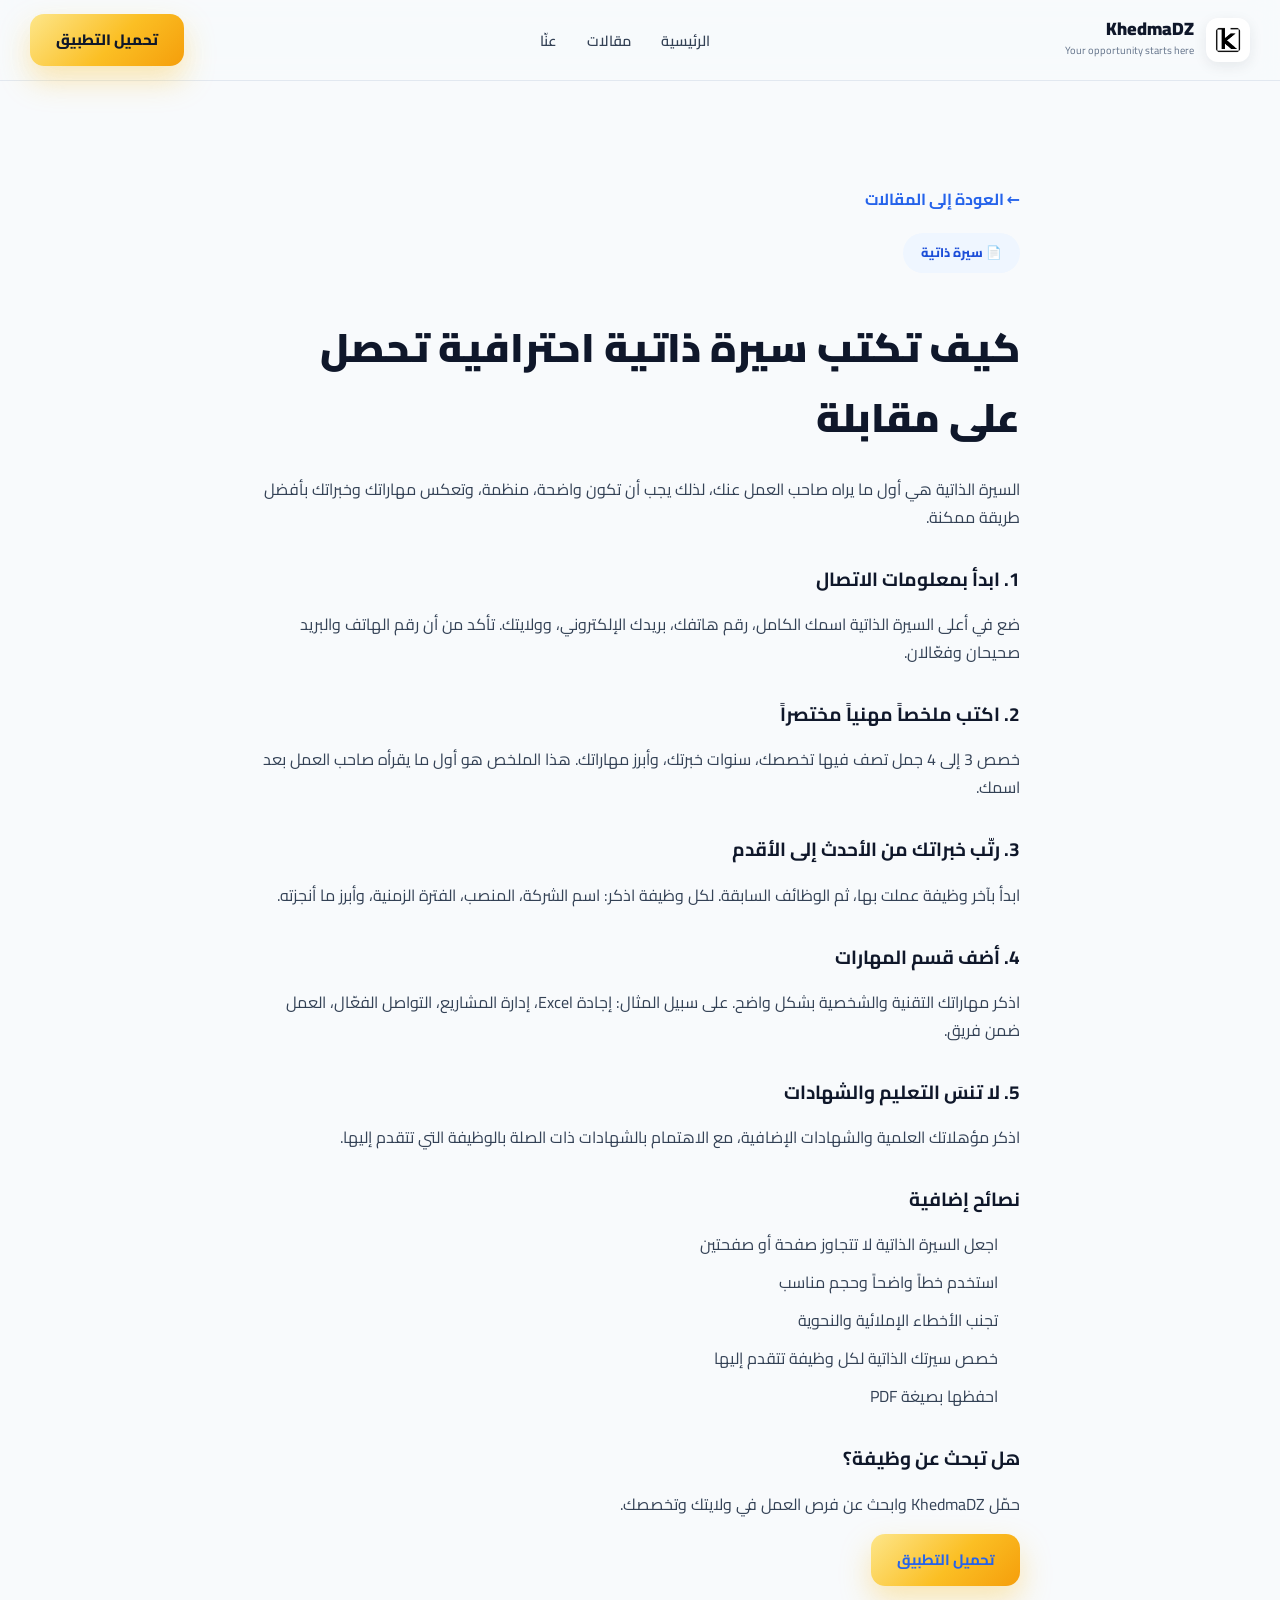
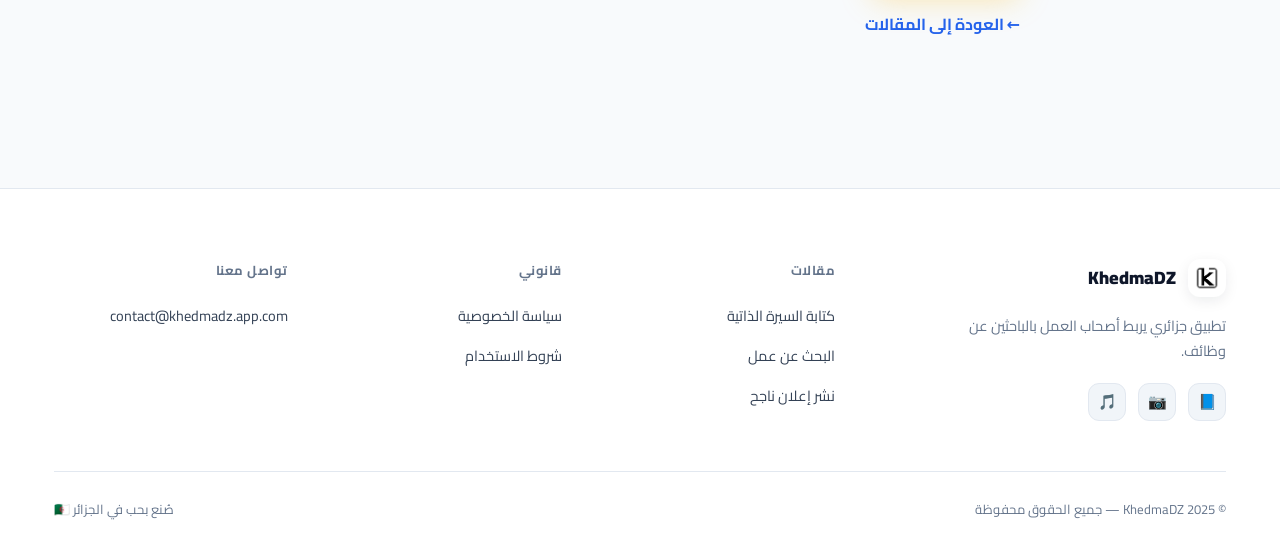
<file: article1.html>
<!doctype html>
<html lang="ar" dir="rtl">
<head>
<script async src="https://www.googletagmanager.com/gtag/js?id=AW-17768304312"></script>
<script>
  window.dataLayer=window.dataLayer||[];
  function gtag(){dataLayer.push(arguments);}
  gtag('js',new Date());
  gtag('config','AW-17768304312');
</script>
<meta charset="utf-8">
<meta name="viewport" content="width=device-width,initial-scale=1">
<title>كيف تكتب سيرة ذاتية احترافية | KhedmaDZ</title>
<meta name="description" content="خطوات عملية لكتابة سيرة ذاتية احترافية تساعدك على الحصول على مقابلة عمل في الجزائر.">
<link rel="canonical" href="https://khedmadzapp.com/article1.html">
<link href="https://fonts.googleapis.com/css2?family=Cairo:wght@400;500;600;700;800;900&display=swap" rel="stylesheet">
<link rel="stylesheet" href="style.css">
</head>
<body>

<header class="site-header">
  <div class="container header-inner">
    <a href="index.html" class="brand">
      <img class="logo" src="design.dz.png" alt="KhedmaDZ">
      <div class="brand-text">
        <div class="title">KhedmaDZ</div>
        <div class="tag">Your opportunity starts here</div>
      </div>
    </a>
    <nav class="main-nav">
      <ul>
        <li><a href="index.html">الرئيسية</a></li>
        <li><a href="blog.html">مقالات</a></li>
        <li><a href="about.html">عنّا</a></li>
      </ul>
    </nav>
    <div class="header-actions">
      <a class="btn btn-primary js-download-btn" role="button" tabindex="0">تحميل التطبيق</a>
    </div>
    <input type="checkbox" id="nav-toggle" class="nav-toggle">
    <label for="nav-toggle" class="nav-toggle-label"><span></span><span></span><span></span></label>
  </div>
  <nav class="main-nav-mobile">
    <a href="index.html">الرئيسية</a>
    <a href="blog.html">مقالات</a>
    <a href="about.html">عنّا</a>
  </nav>
</header>

<main>
  <div class="container article-page">

    <a href="blog.html" class="back-link">← العودة إلى المقالات</a>

    <div style="margin:20px 0">
      <span class="badge badge-outline">📄 سيرة ذاتية</span>
    </div>

    <h1 data-reveal>كيف تكتب سيرة ذاتية احترافية تحصل على مقابلة</h1>

    <p data-reveal>
      السيرة الذاتية هي أول ما يراه صاحب العمل عنك، لذلك يجب أن تكون واضحة،
      منظمة، وتعكس مهاراتك وخبراتك بأفضل طريقة ممكنة.
    </p>

    <h3 data-reveal>1. ابدأ بمعلومات الاتصال</h3>
    <p data-reveal>
      ضع في أعلى السيرة الذاتية اسمك الكامل، رقم هاتفك، بريدك الإلكتروني،
      وولايتك. تأكد من أن رقم الهاتف والبريد صحيحان وفعّالان.
    </p>

    <h3 data-reveal>2. اكتب ملخصاً مهنياً مختصراً</h3>
    <p data-reveal>
      خصص 3 إلى 4 جمل تصف فيها تخصصك، سنوات خبرتك، وأبرز مهاراتك.
      هذا الملخص هو أول ما يقرأه صاحب العمل بعد اسمك.
    </p>

    <h3 data-reveal>3. رتّب خبراتك من الأحدث إلى الأقدم</h3>
    <p data-reveal>
      ابدأ بآخر وظيفة عملت بها، ثم الوظائف السابقة. لكل وظيفة اذكر:
      اسم الشركة، المنصب، الفترة الزمنية، وأبرز ما أنجزته.
    </p>

    <h3 data-reveal>4. أضف قسم المهارات</h3>
    <p data-reveal>
      اذكر مهاراتك التقنية والشخصية بشكل واضح. على سبيل المثال:
      إجادة Excel، إدارة المشاريع، التواصل الفعّال، العمل ضمن فريق.
    </p>

    <h3 data-reveal>5. لا تنسَ التعليم والشهادات</h3>
    <p data-reveal>
      اذكر مؤهلاتك العلمية والشهادات الإضافية، مع الاهتمام بالشهادات
      ذات الصلة بالوظيفة التي تتقدم إليها.
    </p>

    <h3 data-reveal>نصائح إضافية</h3>
    <ul data-reveal>
      <li>اجعل السيرة الذاتية لا تتجاوز صفحة أو صفحتين</li>
      <li>استخدم خطاً واضحاً وحجم مناسب</li>
      <li>تجنب الأخطاء الإملائية والنحوية</li>
      <li>خصص سيرتك الذاتية لكل وظيفة تتقدم إليها</li>
      <li>احفظها بصيغة PDF</li>
    </ul>

    <!-- CTA -->
    <div class="article-cta" data-reveal>
      <div class="article-cta-text">
        <h3>هل تبحث عن وظيفة؟</h3>
        <p>حمّل KhedmaDZ وابحث عن فرص العمل في ولايتك وتخصصك.</p>
      </div>
      <a class="btn btn-primary js-download-btn" role="button" tabindex="0">
        تحميل التطبيق
      </a>
    </div>

    <a href="blog.html" class="back-link" data-reveal>← العودة إلى المقالات</a>
  </div>
</main>

<footer class="site-footer">
  <div class="container">
    <div class="footer-grid">
      <div class="footer-col footer-brand">
        <div class="brand">
          <img class="logo" src="design.dz.png" alt="KhedmaDZ" style="height:38px;width:38px">
          <div class="brand-text"><div class="title">KhedmaDZ</div></div>
        </div>
        <p>تطبيق جزائري يربط أصحاب العمل بالباحثين عن وظائف.</p>
        <div class="social-row">
          <a href="https://www.facebook.com/share/175tyBWDvn/" target="_blank" rel="noopener">📘</a>
          <a href="https://www.instagram.com/khedma__dz" target="_blank" rel="noopener">📷</a>
          <a href="https://www.tiktok.com/@khedma__dz" target="_blank" rel="noopener">🎵</a>
        </div>
      </div>
      <div class="footer-col">
        <h4>مقالات</h4>
        <ul>
          <li><a href="article1.html">كتابة السيرة الذاتية</a></li>
          <li><a href="article2.html">البحث عن عمل</a></li>
          <li><a href="article3.html">نشر إعلان ناجح</a></li>
        </ul>
      </div>
      <div class="footer-col">
        <h4>قانوني</h4>
        <ul>
          <li><a href="privacy.html">سياسة الخصوصية</a></li>
          <li><a href="terms.html">شروط الاستخدام</a></li>
        </ul>
      </div>
      <div class="footer-col">
        <h4>تواصل معنا</h4>
        <ul>
          <li><a href="mailto:contact@khedmadz.app.com">contact@khedmadz.app.com</a></li>
        </ul>
      </div>
    </div>
    <div class="footer-bottom">
      <span>© 2025 KhedmaDZ — جميع الحقوق محفوظة</span>
      <span>صُنع بحب في الجزائر 🇩🇿</span>
    </div>
  </div>
</footer>

<script>
(function(){
  var url='https://play.google.com/store/apps/details?id=com.khedmadz.app';
  var sendTo='AW-17768304312/j-SLCO2goMsbELidy5hC';
  function goUrl(){window.location.href=url;}
  function reportAndGo(e){
    if(e&&e.preventDefault)e.preventDefault();
    if(typeof gtag!=='function'){goUrl();return;}
    var called=false;
    var cb=function(){if(called)return;called=true;goUrl();};
    try{gtag('event','conversion',{send_to:sendTo,event_callback:cb});setTimeout(cb,1500);}
    catch(err){goUrl();}
  }
  document.querySelectorAll('.js-download-btn').forEach(function(btn){
    btn.addEventListener('click',reportAndGo,false);
  });
  var obs=new IntersectionObserver(function(entries){
    entries.forEach(function(en){
      if(en.isIntersecting){en.target.classList.add('in-view');obs.unobserve(en.target);}
    });
  },{threshold:0.14});
  document.querySelectorAll('[data-reveal]').forEach(function(el){obs.observe(el);});
  document.querySelectorAll('.main-nav-mobile a').forEach(function(link){
    link.addEventListener('click',function(){
      var t=document.getElementById('nav-toggle');if(t)t.checked=false;
    });
  });
})();
</script>
</body>
</html>
</file>
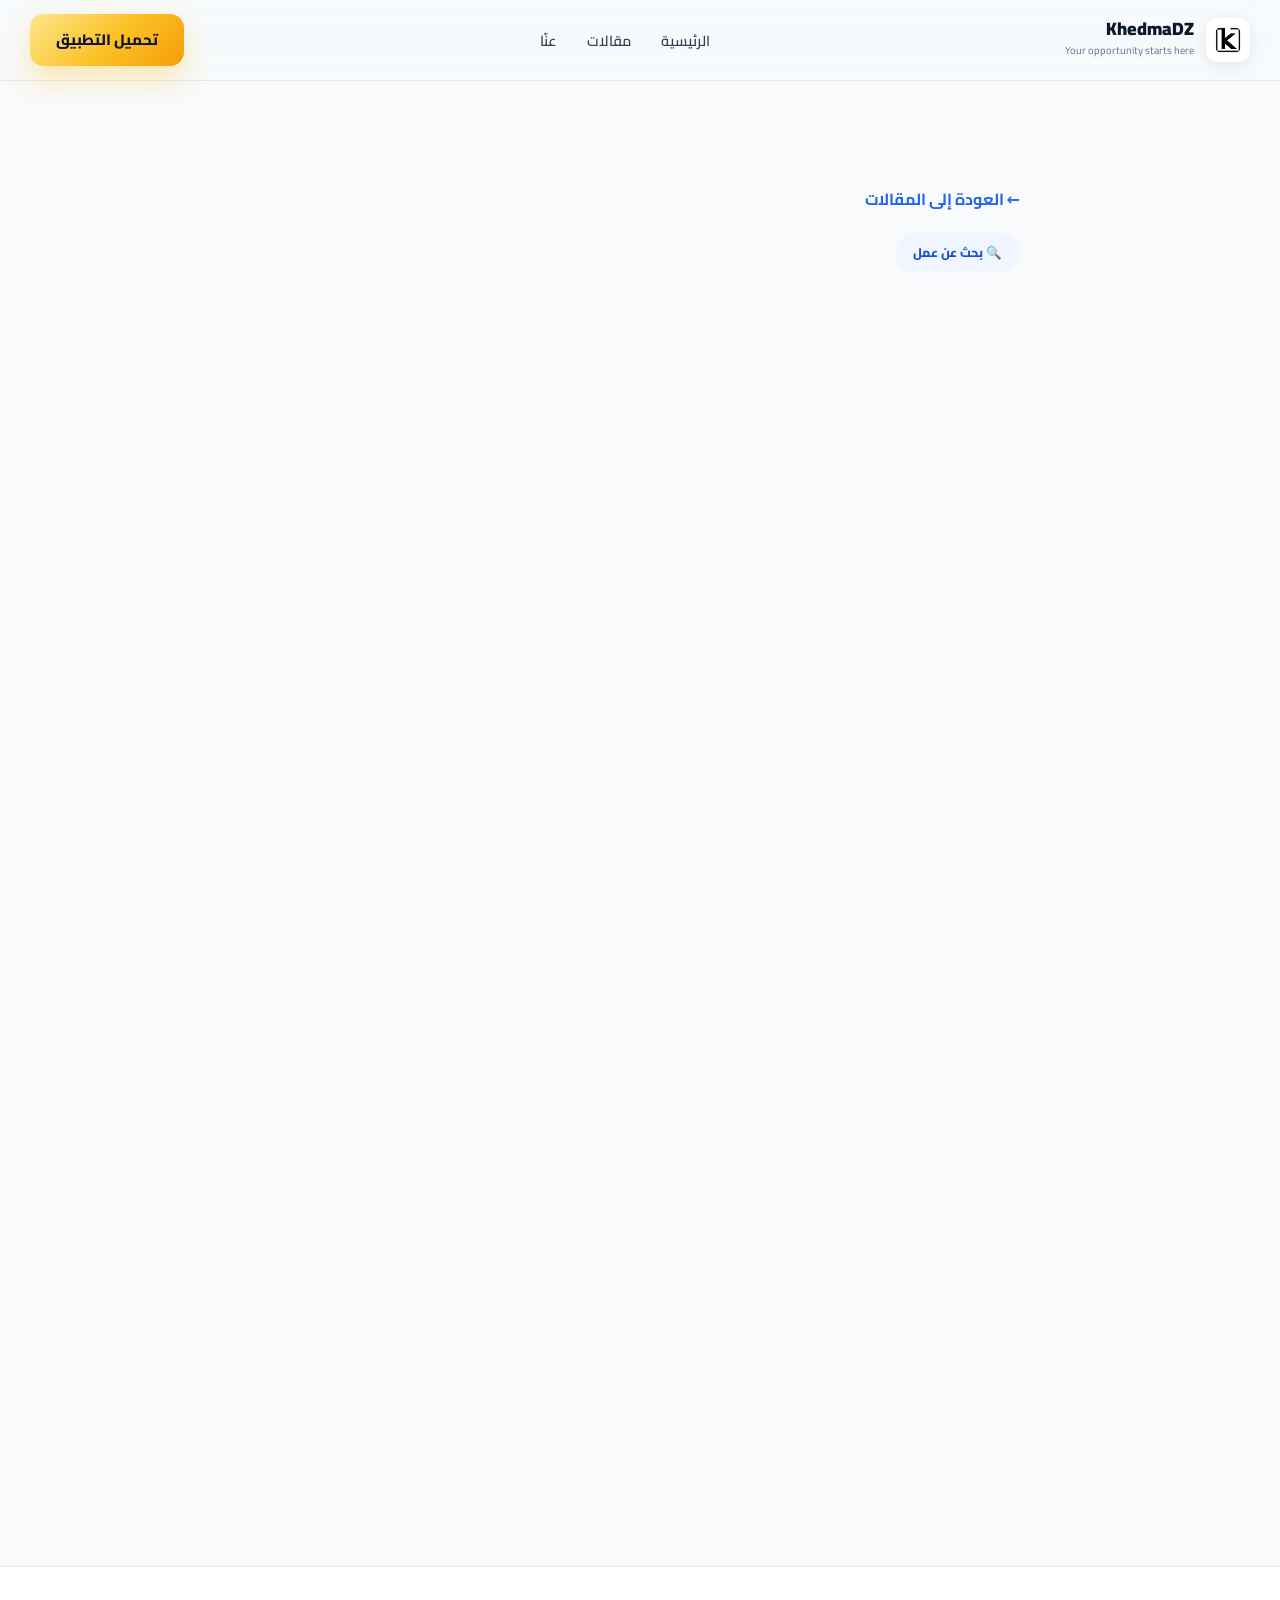
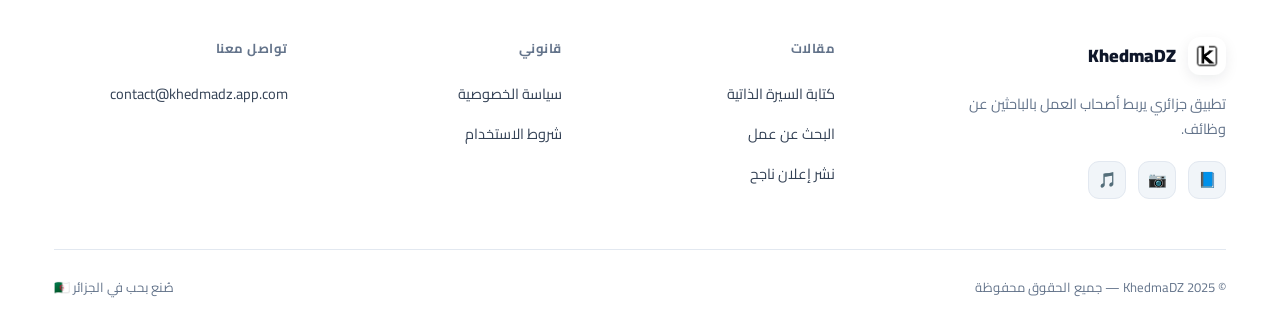
<file: article2.html>
<!doctype html>
<html lang="ar" dir="rtl">
<head>
<script async src="https://www.googletagmanager.com/gtag/js?id=AW-17768304312"></script>
<script>
  window.dataLayer=window.dataLayer||[];
  function gtag(){dataLayer.push(arguments);}
  gtag('js',new Date());
  gtag('config','AW-17768304312');
</script>
<meta charset="utf-8">
<meta name="viewport" content="width=device-width,initial-scale=1">
<title>أفضل طرق البحث عن عمل في الجزائر | KhedmaDZ</title>
<meta name="description" content="نصائح عملية للبحث عن عمل في الجزائر: استخدم التطبيقات المحلية، تواصل مع الشركات، وطوّر مهاراتك.">
<link rel="canonical" href="https://khedmadzapp.com/article2.html">
<link href="https://fonts.googleapis.com/css2?family=Cairo:wght@400;500;600;700;800;900&display=swap" rel="stylesheet">
<link rel="stylesheet" href="style.css">
</head>
<body>

<header class="site-header">
  <div class="container header-inner">
    <a href="index.html" class="brand">
      <img class="logo" src="design.dz.png" alt="KhedmaDZ">
      <div class="brand-text">
        <div class="title">KhedmaDZ</div>
        <div class="tag">Your opportunity starts here</div>
      </div>
    </a>
    <nav class="main-nav">
      <ul>
        <li><a href="index.html">الرئيسية</a></li>
        <li><a href="blog.html">مقالات</a></li>
        <li><a href="about.html">عنّا</a></li>
      </ul>
    </nav>
    <div class="header-actions">
      <a class="btn btn-primary js-download-btn" role="button" tabindex="0">تحميل التطبيق</a>
    </div>
    <input type="checkbox" id="nav-toggle" class="nav-toggle">
    <label for="nav-toggle" class="nav-toggle-label"><span></span><span></span><span></span></label>
  </div>
  <nav class="main-nav-mobile">
    <a href="index.html">الرئيسية</a>
    <a href="blog.html">مقالات</a>
    <a href="about.html">عنّا</a>
  </nav>
</header>

<main>
  <div class="container article-page">

    <a href="blog.html" class="back-link">← العودة إلى المقالات</a>

    <div style="margin:20px 0">
      <span class="badge badge-outline">🔍 بحث عن عمل</span>
    </div>

    <h1 data-reveal>أفضل طرق البحث عن عمل في الجزائر</h1>

    <p data-reveal>
      البحث عن عمل في الجزائر يتطلب استراتيجية واضحة واستخدام الأدوات الصحيحة.
      إليك أفضل الطرق التي تساعدك على الوصول إلى فرصة عمل مناسبة.
    </p>

    <h3 data-reveal>1. استخدم تطبيقات التوظيف المحلية</h3>
    <p data-reveal>
      تطبيقات مثل KhedmaDZ تتيح لك البحث عن وظائف حسب ولايتك وتخصصك،
      مما يوفر عليك وقتاً كبيراً ويقربك من الفرص المتاحة في منطقتك.
    </p>

    <h3 data-reveal>2. تواصل مع الشركات مباشرة</h3>
    <p data-reveal>
      لا تنتظر ظهور الإعلانات فقط. تواصل مع الشركات التي تهمك مباشرة،
      أرسل سيرتك الذاتية وأبدِ اهتمامك بالعمل معهم.
    </p>

    <h3 data-reveal>3. وسّع شبكة علاقاتك المهنية</h3>
    <p data-reveal>
      كثير من الوظائف تُملأ عبر التوصيات والمعارف. أخبر أصدقاءك وعائلتك
      أنك تبحث عن عمل، وشارك في الفعاليات المهنية في منطقتك.
    </p>

    <h3 data-reveal>4. طوّر مهاراتك باستمرار</h3>
    <p data-reveal>
      في سوق العمل المتغير، المهارات الجديدة تفتح أبواباً جديدة.
      استثمر وقتك في تعلم مهارات مطلوبة في مجالك كاللغات، الإعلام الآلي،
      أو مهارات التواصل.
    </p>

    <h3 data-reveal>5. كن منظماً في بحثك</h3>
    <p data-reveal>
      سجّل الوظائف التي تقدمت إليها وتواريخ التقديم والنتائج.
      هذا يساعدك على المتابعة وتحسين أسلوبك في البحث.
    </p>

    <h3 data-reveal>6. حضّر نفسك للمقابلة</h3>
    <p data-reveal>
      قبل كل مقابلة، ابحث عن الشركة، تدرّب على الأسئلة الشائعة،
      واحضر في موعدك بمظهر لائق وثقة في نفسك.
    </p>

    <div class="article-cta" data-reveal>
      <div class="article-cta-text">
        <h3>ابدأ بحثك الآن</h3>
        <p>حمّل KhedmaDZ وابحث عن فرص العمل في ولايتك وتخصصك مجاناً.</p>
      </div>
      <a class="btn btn-primary js-download-btn" role="button" tabindex="0">
        تحميل التطبيق
      </a>
    </div>

    <a href="blog.html" class="back-link" data-reveal>← العودة إلى المقالات</a>
  </div>
</main>

<footer class="site-footer">
  <div class="container">
    <div class="footer-grid">
      <div class="footer-col footer-brand">
        <div class="brand">
          <img class="logo" src="design.dz.png" alt="KhedmaDZ" style="height:38px;width:38px">
          <div class="brand-text"><div class="title">KhedmaDZ</div></div>
        </div>
        <p>تطبيق جزائري يربط أصحاب العمل بالباحثين عن وظائف.</p>
        <div class="social-row">
          <a href="https://www.facebook.com/share/175tyBWDvn/" target="_blank" rel="noopener">📘</a>
          <a href="https://www.instagram.com/khedma__dz" target="_blank" rel="noopener">📷</a>
          <a href="https://www.tiktok.com/@khedma__dz" target="_blank" rel="noopener">🎵</a>
        </div>
      </div>
      <div class="footer-col">
        <h4>مقالات</h4>
        <ul>
          <li><a href="article1.html">كتابة السيرة الذاتية</a></li>
          <li><a href="article2.html">البحث عن عمل</a></li>
          <li><a href="article3.html">نشر إعلان ناجح</a></li>
        </ul>
      </div>
      <div class="footer-col">
        <h4>قانوني</h4>
        <ul>
          <li><a href="privacy.html">سياسة الخصوصية</a></li>
          <li><a href="terms.html">شروط الاستخدام</a></li>
        </ul>
      </div>
      <div class="footer-col">
        <h4>تواصل معنا</h4>
        <ul>
          <li><a href="mailto:contact@khedmadz.app.com">contact@khedmadz.app.com</a></li>
        </ul>
      </div>
    </div>
    <div class="footer-bottom">
      <span>© 2025 KhedmaDZ — جميع الحقوق محفوظة</span>
      <span>صُنع بحب في الجزائر 🇩🇿</span>
    </div>
  </div>
</footer>

<script>
(function(){
  var url='https://play.google.com/store/apps/details?id=com.khedmadz.app';
  var sendTo='AW-17768304312/j-SLCO2goMsbELidy5hC';
  function goUrl(){window.location.href=url;}
  function reportAndGo(e){
    if(e&&e.preventDefault)e.preventDefault();
    if(typeof
</file>
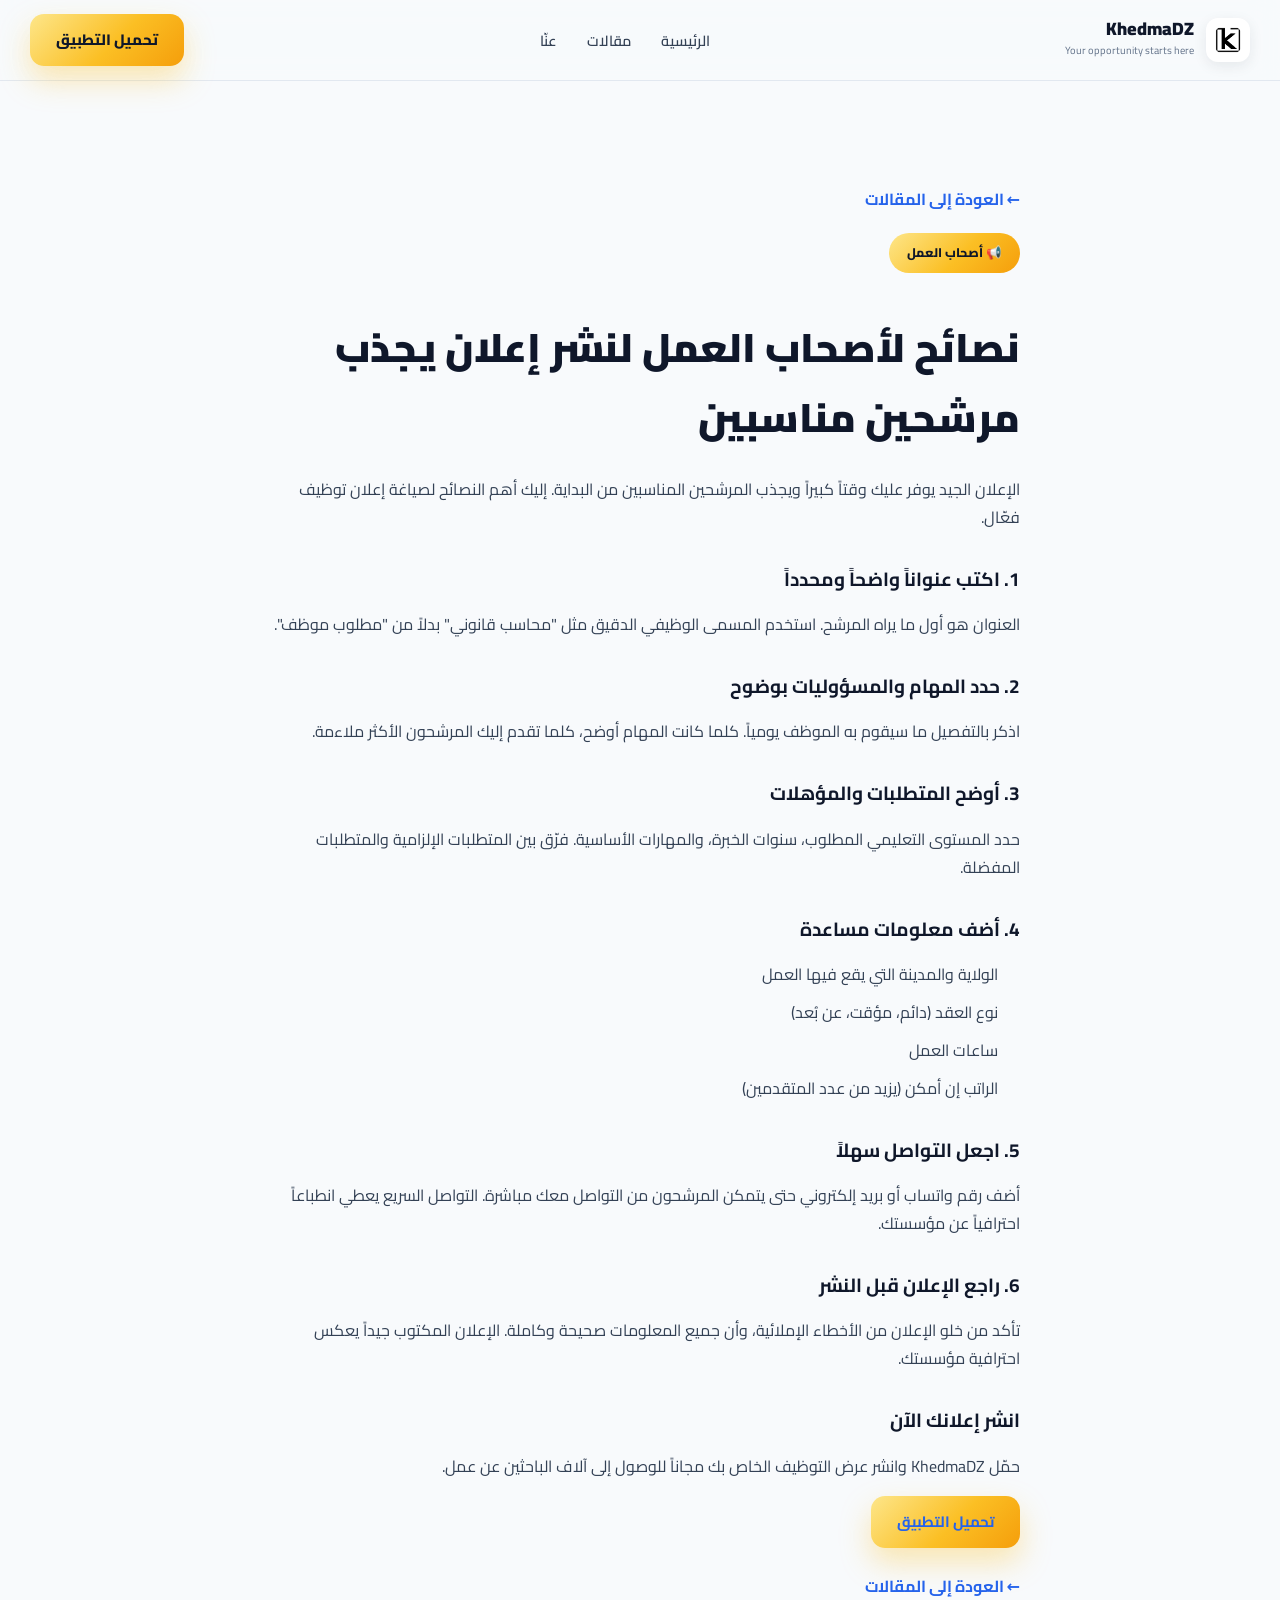
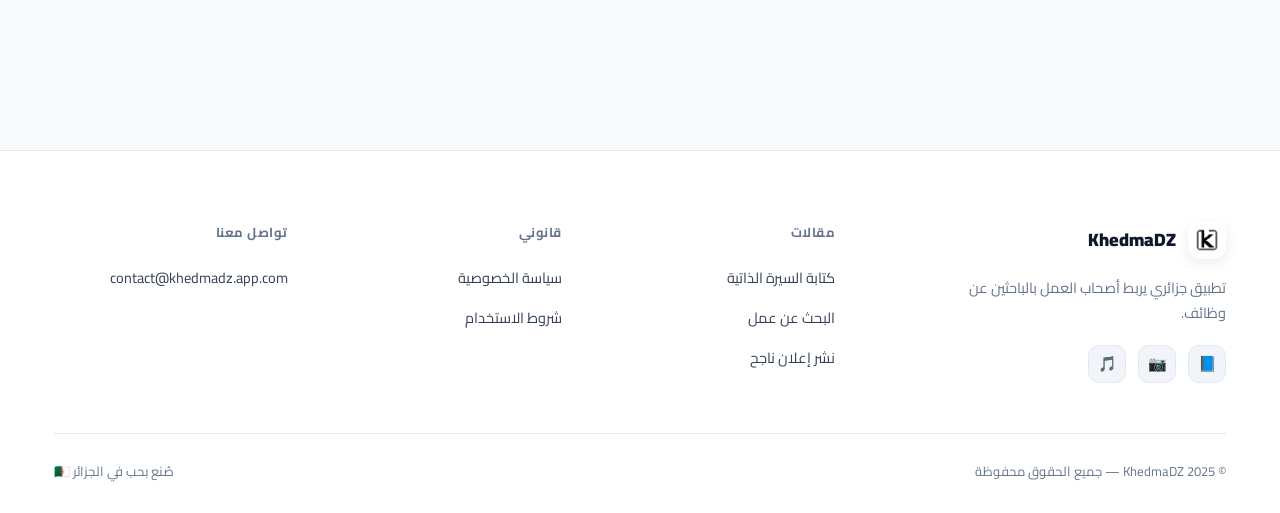
<file: article3.html>
<!doctype html>
<html lang="ar" dir="rtl">
<head>
<script async src="https://www.googletagmanager.com/gtag/js?id=AW-17768304312"></script>
<script>
  window.dataLayer=window.dataLayer||[];
  function gtag(){dataLayer.push(arguments);}
  gtag('js',new Date());
  gtag('config','AW-17768304312');
</script>
<meta charset="utf-8">
<meta name="viewport" content="width=device-width,initial-scale=1">
<title>نصائح لنشر إعلان توظيف ناجح | KhedmaDZ</title>
<meta name="description" content="نصائح عملية لأصحاب العمل لنشر إعلان توظيف يجذب أفضل المرشحين في الجزائر.">
<link rel="canonical" href="https://khedmadzapp.com/article3.html">
<link href="https://fonts.googleapis.com/css2?family=Cairo:wght@400;500;600;700;800;900&display=swap" rel="stylesheet">
<link rel="stylesheet" href="style.css">
</head>
<body>

<header class="site-header">
  <div class="container header-inner">
    <a href="index.html" class="brand">
      <img class="logo" src="design.dz.png" alt="KhedmaDZ">
      <div class="brand-text">
        <div class="title">KhedmaDZ</div>
        <div class="tag">Your opportunity starts here</div>
      </div>
    </a>
    <nav class="main-nav">
      <ul>
        <li><a href="index.html">الرئيسية</a></li>
        <li><a href="blog.html">مقالات</a></li>
        <li><a href="about.html">عنّا</a></li>
      </ul>
    </nav>
    <div class="header-actions">
      <a class="btn btn-primary js-download-btn" role="button" tabindex="0">تحميل التطبيق</a>
    </div>
    <input type="checkbox" id="nav-toggle" class="nav-toggle">
    <label for="nav-toggle" class="nav-toggle-label"><span></span><span></span><span></span></label>
  </div>
  <nav class="main-nav-mobile">
    <a href="index.html">الرئيسية</a>
    <a href="blog.html">مقالات</a>
    <a href="about.html">عنّا</a>
  </nav>
</header>

<main>
  <div class="container article-page">

    <a href="blog.html" class="back-link">← العودة إلى المقالات</a>

    <div style="margin:20px 0">
      <span class="badge" style="background:var(--gradient-yellow);color:var(--dark);box-shadow:none">📢 أصحاب العمل</span>
    </div>

    <h1 data-reveal>نصائح لأصحاب العمل لنشر إعلان يجذب مرشحين مناسبين</h1>

    <p data-reveal>
      الإعلان الجيد يوفر عليك وقتاً كبيراً ويجذب المرشحين المناسبين من البداية.
      إليك أهم النصائح لصياغة إعلان توظيف فعّال.
    </p>

    <h3 data-reveal>1. اكتب عنواناً واضحاً ومحدداً</h3>
    <p data-reveal>
      العنوان هو أول ما يراه المرشح. استخدم المسمى الوظيفي الدقيق
      مثل "محاسب قانوني" بدلاً من "مطلوب موظف".
    </p>

    <h3 data-reveal>2. حدد المهام والمسؤوليات بوضوح</h3>
    <p data-reveal>
      اذكر بالتفصيل ما سيقوم به الموظف يومياً. كلما كانت المهام أوضح،
      كلما تقدم إليك المرشحون الأكثر ملاءمة.
    </p>

    <h3 data-reveal>3. أوضح المتطلبات والمؤهلات</h3>
    <p data-reveal>
      حدد المستوى التعليمي المطلوب، سنوات الخبرة، والمهارات الأساسية.
      فرّق بين المتطلبات الإلزامية والمتطلبات المفضلة.
    </p>

    <h3 data-reveal>4. أضف معلومات مساعدة</h3>
    <ul data-reveal>
      <li>الولاية والمدينة التي يقع فيها العمل</li>
      <li>نوع العقد (دائم، مؤقت، عن بُعد)</li>
      <li>ساعات العمل</li>
      <li>الراتب إن أمكن (يزيد من عدد المتقدمين)</li>
    </ul>

    <h3 data-reveal>5. اجعل التواصل سهلاً</h3>
    <p data-reveal>
      أضف رقم واتساب أو بريد إلكتروني حتى يتمكن المرشحون من التواصل
      معك مباشرة. التواصل السريع يعطي انطباعاً احترافياً عن مؤسستك.
    </p>

    <h3 data-reveal>6. راجع الإعلان قبل النشر</h3>
    <p data-reveal>
      تأكد من خلو الإعلان من الأخطاء الإملائية، وأن جميع المعلومات
      صحيحة وكاملة. الإعلان المكتوب جيداً يعكس احترافية مؤسستك.
    </p>

    <div class="article-cta" data-reveal>
      <div class="article-cta-text">
        <h3>انشر إعلانك الآن</h3>
        <p>حمّل KhedmaDZ وانشر عرض التوظيف الخاص بك مجاناً للوصول إلى آلاف الباحثين عن عمل.</p>
      </div>
      <a class="btn btn-primary js-download-btn" role="button" tabindex="0">
        تحميل التطبيق
      </a>
    </div>

    <a href="blog.html" class="back-link" data-reveal>← العودة إلى المقالات</a>
  </div>
</main>

<footer class="site-footer">
  <div class="container">
    <div class="footer-grid">
      <div class="footer-col footer-brand">
        <div class="brand">
          <img class="logo" src="design.dz.png" alt="KhedmaDZ" style="height:38px;width:38px">
          <div class="brand-text"><div class="title">KhedmaDZ</div></div>
        </div>
        <p>تطبيق جزائري يربط أصحاب العمل بالباحثين عن وظائف.</p>
        <div class="social-row">
          <a href="https://www.facebook.com/share/175tyBWDvn/" target="_blank" rel="noopener">📘</a>
          <a href="https://www.instagram.com/khedma__dz" target="_blank" rel="noopener">📷</a>
          <a href="https://www.tiktok.com/@khedma__dz" target="_blank" rel="noopener">🎵</a>
        </div>
      </div>
      <div class="footer-col">
        <h4>مقالات</h4>
        <ul>
          <li><a href="article1.html">كتابة السيرة الذاتية</a></li>
          <li><a href="article2.html">البحث عن عمل</a></li>
          <li><a href="article3.html">نشر إعلان ناجح</a></li>
        </ul>
      </div>
      <div class="footer-col">
        <h4>قانوني</h4>
        <ul>
          <li><a href="privacy.html">سياسة الخصوصية</a></li>
          <li><a href="terms.html">شروط الاستخدام</a></li>
        </ul>
      </div>
      <div class="footer-col">
        <h4>تواصل معنا</h4>
        <ul>
          <li><a href="mailto:contact@khedmadz.app.com">contact@khedmadz.app.com</a></li>
        </ul>
      </div>
    </div>
    <div class="footer-bottom">
      <span>© 2025 KhedmaDZ — جميع الحقوق محفوظة</span>
      <span>صُنع بحب في الجزائر 🇩🇿</span>
    </div>
  </div>
</footer>

<script>
(function(){
  var url='https://play.google.com/store/apps/details?id=com.khedmadz.app';
  var sendTo='AW-17768304312/j-SLCO2goMsbELidy5hC';
  function goUrl(){window.location.href=url;}
  function reportAndGo(e){
    if(e&&e.preventDefault)e.preventDefault();
    if(typeof gtag!=='function'){goUrl();return;}
    var called=false;
    var cb=function(){if(called)return;called=true;goUrl();};
    try{gtag('event','conversion',{send_to:sendTo,event_callback:cb});setTimeout(cb,1500);}
    catch(err){goUrl();}
  }
  document.querySelectorAll('.js-download-btn').forEach(function(btn){
    btn.addEventListener('click',reportAndGo,false);
  });
  var obs=new IntersectionObserver(function(entries){
    entries.forEach(function(en){
      if(en.isIntersecting){en.target.classList.add('in-view');obs.unobserve(en.target);}
    });
  },{threshold:0.14});
  document.querySelectorAll('[data-reveal]').forEach(function(el){obs.observe(el);});
  document.querySelectorAll('.main-nav-mobile a').forEach(function(link){
    link.addEventListener('click',function(){
      var t=document.getElementById('nav-toggle');if(t)t.checked=false;
    });
  });
})();
</script>
</body>
</html>
</file>
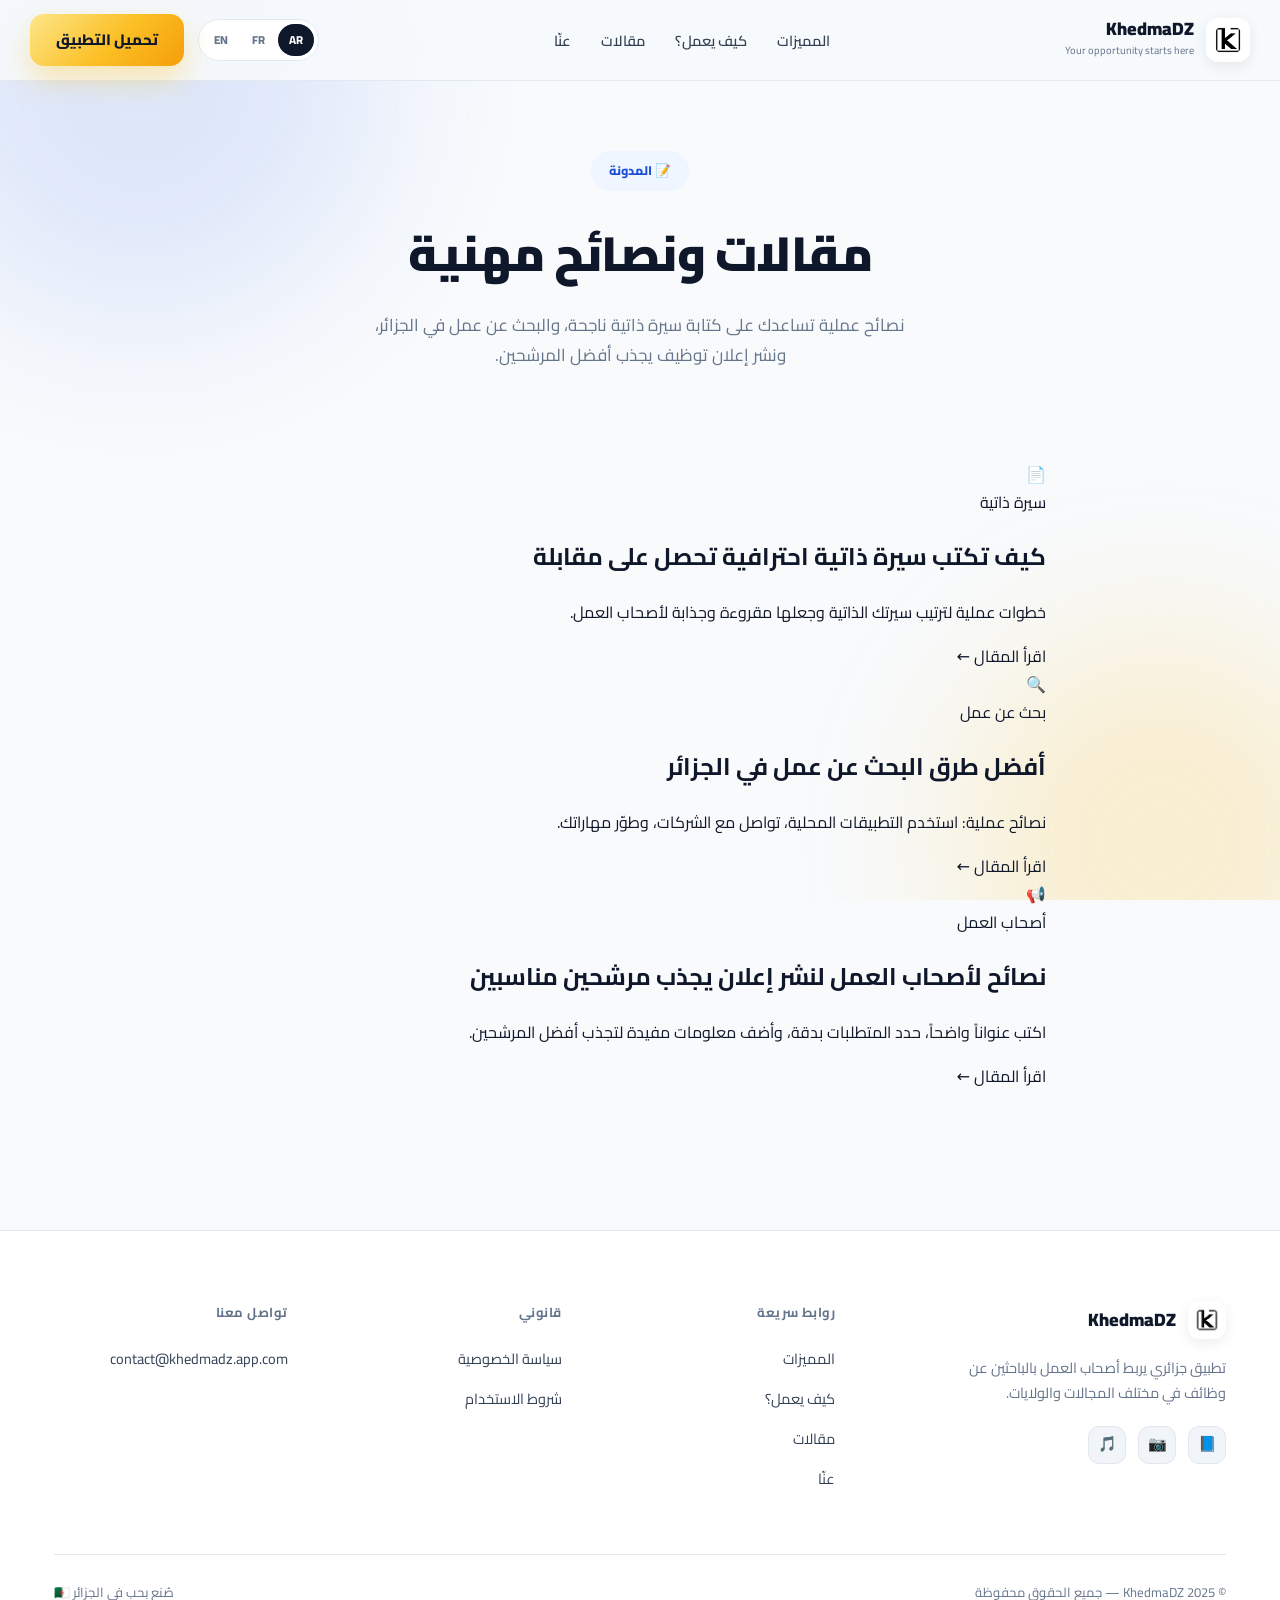
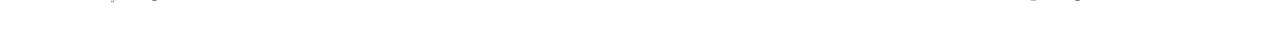
<file: blog.html>
<!doctype html>
<html lang="ar" dir="rtl">
<head>
<script async src="https://www.googletagmanager.com/gtag/js?id=AW-17768304312"></script>
<script>
  window.dataLayer=window.dataLayer||[];
  function gtag(){dataLayer.push(arguments);}
  gtag('js',new Date());
  gtag('config','AW-17768304312');
</script>

<meta charset="utf-8">
<meta name="viewport" content="width=device-width,initial-scale=1">
<title>مقالات ونصائح | KhedmaDZ</title>
<meta name="description" content="مقالات ونصائح تساعدك على كتابة سيرة ذاتية احترافية، والبحث عن عمل في الجزائر، ونشر إعلان توظيف ناجح.">
<link rel="canonical" href="https://khedmadzapp.com/blog.html">

<link href="https://fonts.googleapis.com/css2?family=Cairo:wght@400;500;600;700;800;900&display=swap" rel="stylesheet">
<link rel="stylesheet" href="style.css">
</head>
<body>

<header class="site-header">
  <div class="container header-inner">
    <a href="index.html" class="brand">
      <img class="logo" src="design.dz.png" alt="KhedmaDZ">
      <div class="brand-text">
        <div class="title">KhedmaDZ</div>
        <div class="tag">Your opportunity starts here</div>
      </div>
    </a>
    <nav class="main-nav">
      <ul>
        <li><a href="index.html#features">المميزات</a></li>
        <li><a href="index.html#how-it-works">كيف يعمل؟</a></li>
        <li><a href="blog.html">مقالات</a></li>
        <li><a href="about.html">عنّا</a></li>
      </ul>
    </nav>
    <div class="header-actions">
      <div class="lang-switch">
        <a href="blog.html" class="active">AR</a>
        <a href="fr/blog.html">FR</a>
        <a href="en/blog.html">EN</a>
      </div>
      <a class="btn btn-primary js-download-btn" role="button" tabindex="0">تحميل التطبيق</a>
    </div>
    <input type="checkbox" id="nav-toggle" class="nav-toggle">
    <label for="nav-toggle" class="nav-toggle-label"><span></span><span></span><span></span></label>
  </div>
  <nav class="main-nav-mobile">
    <a href="index.html#features">المميزات</a>
    <a href="index.html#how-it-works">كيف يعمل؟</a>
    <a href="blog.html">مقالات</a>
    <a href="about.html">عنّا</a>
    <div class="lang-switch">
      <a href="blog.html" class="active">AR</a>
      <a href="fr/blog.html">FR</a>
      <a href="en/blog.html">EN</a>
    </div>
  </nav>
</header>

<section class="page-hero">
  <div class="aurora"><span class="a1"></span><span class="a2"></span></div>
  <div class="container" style="position:relative;z-index:1;text-align:center;padding-top:70px;padding-bottom:70px">
    <span class="badge badge-outline" data-reveal>📝 المدونة</span>
    <h1 data-reveal style="font-size:clamp(28px,4vw,48px);font-weight:900;margin:0 0 16px;letter-spacing:-.5px">
      مقالات ونصائح مهنية
    </h1>
    <p data-reveal style="color:var(--muted);font-size:17px;max-width:540px;margin:0 auto">
      نصائح عملية تساعدك على كتابة سيرة ذاتية ناجحة، والبحث عن عمل في الجزائر،
      ونشر إعلان توظيف يجذب أفضل المرشحين.
    </p>
  </div>
</section>

<main>
  <div class="container" style="max-width:860px;padding-top:20px;padding-bottom:100px">

    <div class="blog-cards" data-reveal>

      <a href="article1.html" class="blog-card">
        <div class="blog-card-icon">📄</div>
        <div class="blog-card-body">
          <span class="blog-tag">سيرة ذاتية</span>
          <h2>كيف تكتب سيرة ذاتية احترافية تحصل على مقابلة</h2>
          <p>خطوات عملية لترتيب سيرتك الذاتية وجعلها مقروءة وجذابة لأصحاب العمل.</p>
          <span class="blog-read-more">اقرأ المقال ←</span>
        </div>
      </a>

      <a href="article2.html" class="blog-card">
        <div class="blog-card-icon">🔍</div>
        <div class="blog-card-body">
          <span class="blog-tag">بحث عن عمل</span>
          <h2>أفضل طرق البحث عن عمل في الجزائر</h2>
          <p>نصائح عملية: استخدم التطبيقات المحلية، تواصل مع الشركات، وطوّر مهاراتك.</p>
          <span class="blog-read-more">اقرأ المقال ←</span>
        </div>
      </a>

      <a href="article3.html" class="blog-card">
        <div class="blog-card-icon">📢</div>
        <div class="blog-card-body">
          <span class="blog-tag">أصحاب العمل</span>
          <h2>نصائح لأصحاب العمل لنشر إعلان يجذب مرشحين مناسبين</h2>
          <p>اكتب عنواناً واضحاً، حدد المتطلبات بدقة، وأضف معلومات مفيدة لتجذب أفضل المرشحين.</p>
          <span class="blog-read-more">اقرأ المقال ←</span>
        </div>
      </a>

    </div>
  </div>
</main>

<footer class="site-footer">
  <div class="container">
    <div class="footer-grid">
      <div class="footer-col footer-brand">
        <div class="brand">
          <img class="logo" src="design.dz.png" alt="KhedmaDZ" style="height:38px;width:38px">
          <div class="brand-text"><div class="title">KhedmaDZ</div></div>
        </div>
        <p>تطبيق جزائري يربط أصحاب العمل بالباحثين عن وظائف في مختلف المجالات والولايات.</p>
        <div class="social-row">
          <a href="https://www.facebook.com/share/175tyBWDvn/" target="_blank" rel="noopener">📘</a>
          <a href="https://www.instagram.com/khedma__dz" target="_blank" rel="noopener">📷</a>
          <a href="https://www.tiktok.com/@khedma__dz" target="_blank" rel="noopener">🎵</a>
        </div>
      </div>
      <div class="footer-col">
        <h4>روابط سريعة</h4>
        <ul>
          <li><a href="index.html#features">المميزات</a></li>
          <li><a href="index.html#how-it-works">كيف يعمل؟</a></li>
          <li><a href="blog.html">مقالات</a></li>
          <li><a href="about.html">عنّا</a></li>
        </ul>
      </div>
      <div class="footer-col">
        <h4>قانوني</h4>
        <ul>
          <li><a href="privacy.html">سياسة الخصوصية</a></li>
          <li><a href="terms.html">شروط الاستخدام</a></li>
        </ul>
      </div>
      <div class="footer-col">
        <h4>تواصل معنا</h4>
        <ul>
          <li><a href="mailto:contact@khedmadz.app.com">contact@khedmadz.app.com</a></li>
        </ul>
      </div>
    </div>
    <div class="footer-bottom">
      <span>© 2025 KhedmaDZ — جميع الحقوق محفوظة</span>
      <span>صُنع بحب في الجزائر 🇩🇿</span>
    </div>
  </div>
</footer>

<script>
(function(){
  var url='https://play.google.com/store/apps/details?id=com.khedmadz.app';
  var sendTo='AW-17768304312/j-SLCO2goMsbELidy5hC';
  function goUrl(){window.location.href=url;}
  function reportAndGo(e){
    if(e&&e.preventDefault)e.preventDefault();
    if(typeof gtag!=='function'){goUrl();return;}
    var called=false;
    var cb=function(){if(called)return;called=true;goUrl();};
    try{gtag('event','conversion',{send_to:sendTo,event_callback:cb});setTimeout(cb,1500);}
    catch(err){goUrl();}
  }
  document.querySelectorAll('.js-download-btn').forEach(function(btn){
    btn.addEventListener('click',reportAndGo,false);
  });
  var obs=new IntersectionObserver(function(entries){
    entries.forEach(function(en){
      if(en.isIntersecting){en.target.classList.add('in-view');obs.unobserve(en.target);}
    });
  },{threshold:0.14});
  document.querySelectorAll('[data-reveal]').forEach(function(el){obs.observe(el);});
  document.querySelectorAll('.main-nav-mobile a').forEach(function(link){
    link.addEventListener('click',function(){
      var t=document.getElementById('nav-toggle');if(t)t.checked=false;
    });
  });
})();
</script>
</body>
</html>
</file>
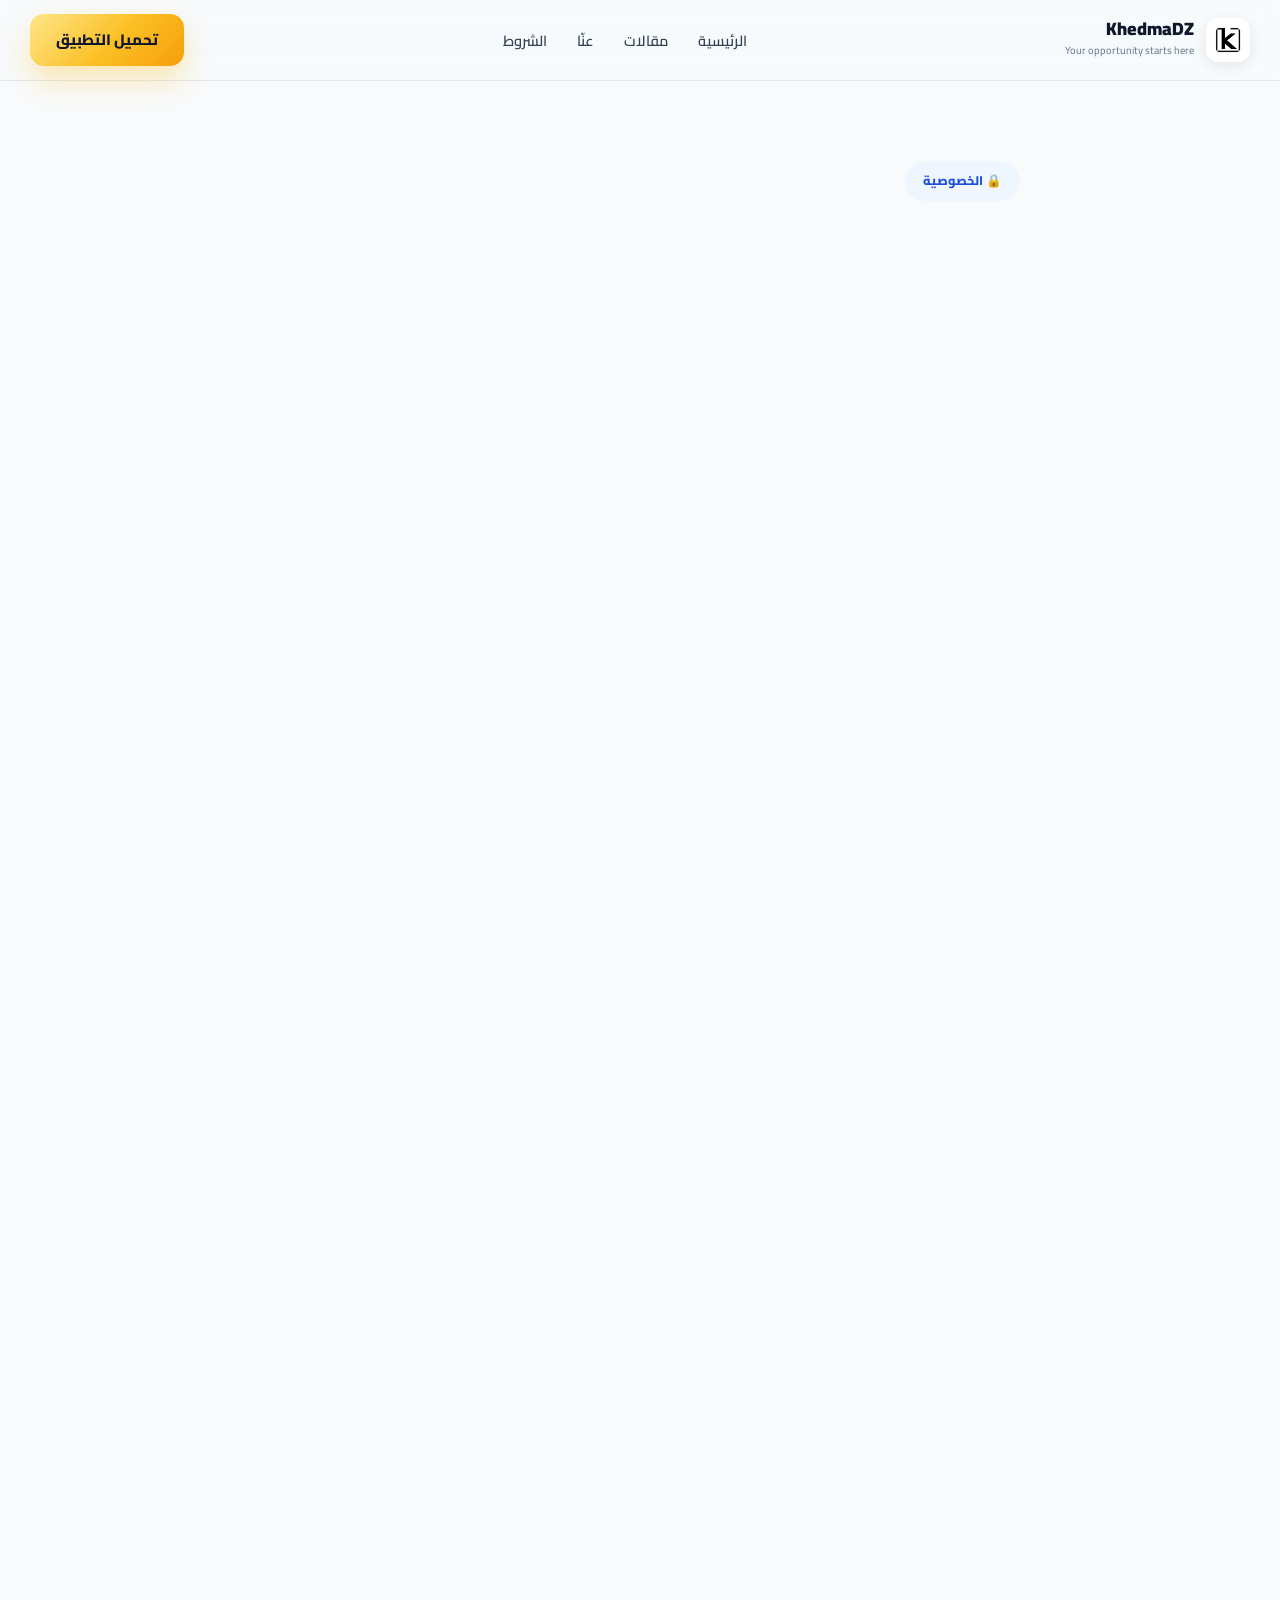
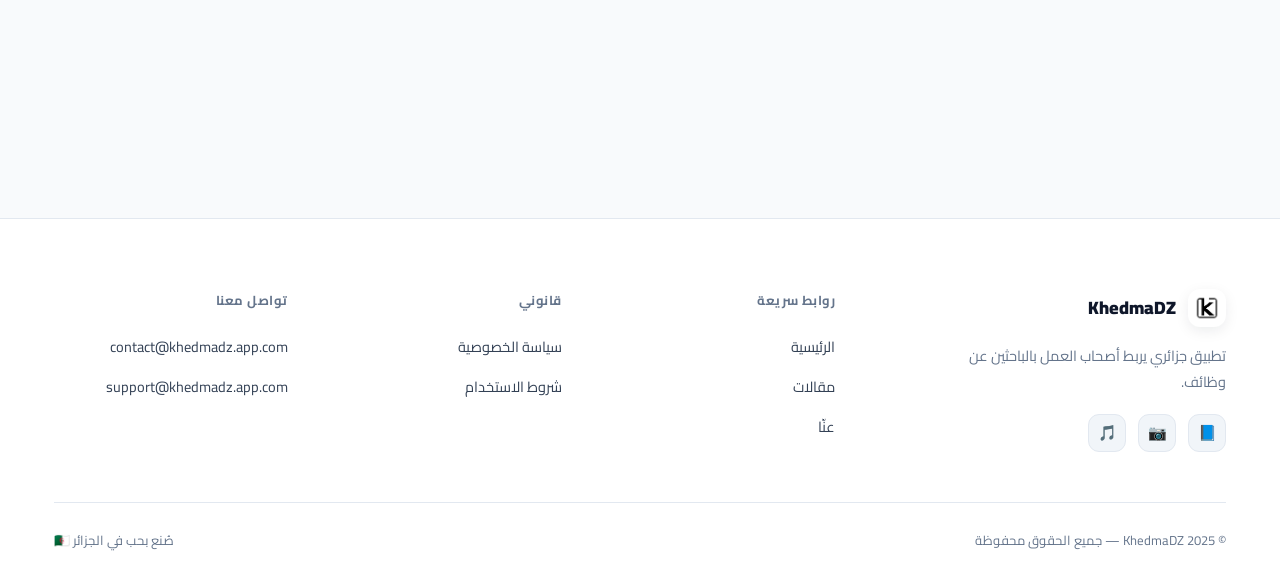
<file: privacy.html>
<!doctype html>
<html lang="ar" dir="rtl">
<head>
<script async src="https://www.googletagmanager.com/gtag/js?id=AW-17768304312"></script>
<script>
  window.dataLayer=window.dataLayer||[];
  function gtag(){dataLayer.push(arguments);}
  gtag('js',new Date());
  gtag('config','AW-17768304312');
</script>
<meta charset="utf-8">
<meta name="viewport" content="width=device-width,initial-scale=1">
<title>سياسة الخصوصية | KhedmaDZ</title>
<meta name="description" content="سياسة الخصوصية لتطبيق KhedmaDZ — كيف نجمع بياناتك ونستخدمها ونحميها.">
<link rel="canonical" href="https://khedmadzapp.com/privacy.html">
<link href="https://fonts.googleapis.com/css2?family=Cairo:wght@400;500;600;700;800;900&display=swap" rel="stylesheet">
<link rel="stylesheet" href="style.css">
</head>
<body>

<header class="site-header">
  <div class="container header-inner">
    <a href="index.html" class="brand">
      <img class="logo" src="design.dz.png" alt="KhedmaDZ">
      <div class="brand-text">
        <div class="title">KhedmaDZ</div>
        <div class="tag">Your opportunity starts here</div>
      </div>
    </a>
    <nav class="main-nav">
      <ul>
        <li><a href="index.html">الرئيسية</a></li>
        <li><a href="blog.html">مقالات</a></li>
        <li><a href="about.html">عنّا</a></li>
        <li><a href="terms.html">الشروط</a></li>
      </ul>
    </nav>
    <div class="header-actions">
      <a class="btn btn-primary js-download-btn" role="button" tabindex="0">تحميل التطبيق</a>
    </div>
    <input type="checkbox" id="nav-toggle" class="nav-toggle">
    <label for="nav-toggle" class="nav-toggle-label"><span></span><span></span><span></span></label>
  </div>
  <nav class="main-nav-mobile">
    <a href="index.html">الرئيسية</a>
    <a href="blog.html">مقالات</a>
    <a href="about.html">عنّا</a>
    <a href="terms.html">الشروط</a>
  </nav>
</header>

<main>
  <div class="container article-page">

    <div style="margin-bottom:20px">
      <span class="badge badge-outline">🔒 الخصوصية</span>
    </div>

    <h1 data-reveal>سياسة الخصوصية</h1>
    <p data-reveal style="color:var(--muted);font-size:14px">
      آخر تحديث: يناير 2025
    </p>

    <p data-reveal>
      نحن في KhedmaDZ نحترم خصوصيتك ونلتزم بحماية بياناتك الشخصية.
      توضح هذه السياسة كيفية جمع معلوماتك واستخدامها وحمايتها عند استخدامك
      لتطبيقنا.
    </p>

    <h3 data-reveal>البيانات التي نجمعها</h3>
    <ul data-reveal>
      <li><b>معلومات الاستخدام:</b> كيفية تفاعلك مع التطبيق لتحسين تجربتك.</li>
      <li><b>معلومات الجهاز:</b> نوع الجهاز ونظام التشغيل لضمان التوافق.</li>
      <li><b>بيانات الموقع (اختيارية):</b> إذا منحتنا إذناً لتحسين نتائج البحث.</li>
      <li><b>معلومات الإعلانات:</b> التي تنشرها أصحاب العمل داخل التطبيق.</li>
    </ul>

    <h3 data-reveal>كيف نستخدم بياناتك</h3>
    <ul data-reveal>
      <li>تشغيل وتحسين التطبيق وخدماته</li>
      <li>تحسين تجربة البحث عن وظائف</li>
      <li>إصلاح الأخطاء وتطوير ميزات جديدة</li>
      <li>عرض إعلانات ذات صلة عبر Google AdMob</li>
    </ul>

    <h3 data-reveal>مشاركة البيانات</h3>
    <p data-reveal>
      لا نشارك بياناتك الشخصية مع أطراف ثالثة إلا في الحالات التالية:
    </p>
    <ul data-reveal>
      <li>عندما يكون ذلك مطلوباً بموجب القانون</li>
      <li>لحماية حقوق KhedmaDZ ومستخدميه</li>
      <li>مع مزودي الخدمات الضروريين لتشغيل التطبيق (مثل Google Analytics وAdMob)</li>
    </ul>

    <h3 data-reveal>الإعلانات</h3>
    <p data-reveal>
      يستخدم التطبيق Google AdMob لعرض الإعلانات. قد تستخدم Google
      بيانات الاستخدام لعرض إعلانات مناسبة لك. يمكنك الاطلاع على
      <a href="https://policies.google.com/privacy" target="_blank" rel="noopener">سياسة خصوصية Google</a>
      لمزيد من التفاصيل.
    </p>

    <h3 data-reveal>أمان البيانات</h3>
    <p data-reveal>
      نتخذ تدابير أمنية مناسبة لحماية بياناتك من الوصول غير المصرح به
      أو الإفصاح أو التعديل أو الحذف.
    </p>

    <h3 data-reveal>حقوقك</h3>
    <p data-reveal>
      يحق لك في أي وقت طلب حذف بياناتك أو الاستفسار عن كيفية استخدامها
      عبر التواصل معنا على:
    </p>

    <p data-reveal>
      📧 <a href="mailto:contact@khedmadz.app.com">contact@khedmadz.app.com</a>
    </p>

    <h3 data-reveal>التعديلات على هذه السياسة</h3>
    <p data-reveal>
      قد نقوم بتحديث سياسة الخصوصية من وقت لآخر. سيتم إشعارك بأي تغييرات
      جوهرية عبر التطبيق.
    </p>

    <a href="index.html" class="back-link" data-reveal>← العودة إلى الرئيسية</a>
  </div>
</main>

<footer class="site-footer">
  <div class="container">
    <div class="footer-grid">
      <div class="footer-col footer-brand">
        <div class="brand">
          <img class="logo" src="design.dz.png" alt="KhedmaDZ" style="height:38px;width:38px">
          <div class="brand-text"><div class="title">KhedmaDZ</div></div>
        </div>
        <p>تطبيق جزائري يربط أصحاب العمل بالباحثين عن وظائف.</p>
        <div class="social-row">
          <a href="https://www.facebook.com/share/175tyBWDvn/" target="_blank" rel="noopener">📘</a>
          <a href="https://www.instagram.com/khedma__dz" target="_blank" rel="noopener">📷</a>
          <a href="https://www.tiktok.com/@khedma__dz" target="_blank" rel="noopener">🎵</a>
        </div>
      </div>
      <div class="footer-col">
        <h4>روابط سريعة</h4>
        <ul>
          <li><a href="index.html">الرئيسية</a></li>
          <li><a href="blog.html">مقالات</a></li>
          <li><a href="about.html">عنّا</a></li>
        </ul>
      </div>
      <div class="footer-col">
        <h4>قانوني</h4>
        <ul>
          <li><a href="privacy.html">سياسة الخصوصية</a></li>
          <li><a href="terms.html">شروط الاستخدام</a></li>
        </ul>
      </div>
      <div class="footer-col">
        <h4>تواصل معنا</h4>
        <ul>
          <li><a href="mailto:contact@khedmadz.app.com">contact@khedmadz.app.com</a></li>
          <li><a href="mailto:support@khedmadz.app.com">support@khedmadz.app.com</a></li>
        </ul>
      </div>
    </div>
    <div class="footer-bottom">
      <span>© 2025 KhedmaDZ — جميع الحقوق محفوظة</span>
      <span>صُنع بحب في الجزائر 🇩🇿</span>
    </div>
  </div>
</footer>

<script>
(function(){
  var url='https://play.google.com/store/apps/details?id=com.khedmadz.app';
  var sendTo='AW-17768304312/j-SLCO2goMsbELidy5hC';
  function goUrl(){window.location.href=url;}
  function reportAndGo(e){
    if(e&&e.preventDefault)e.preventDefault();
    if(typeof gtag!=='function'){goUrl();return;}
    var called=false;
    var cb=function(){if(called)return;called=true;goUrl();};
    try{gtag('event','conversion',{send_to:sendTo,event_callback:cb});setTimeout(cb,1500);}
    catch(err){goUrl();}
  }
  document.querySelectorAll('.js-download-btn').forEach(function(btn){
    btn.addEventListener('click',reportAndGo,false);
  });
  var obs=new IntersectionObserver(function(entries){
    entries.forEach(function(en){
      if(en.isIntersecting){en.target.classList.add('in-view');obs.unobserve(en.target);}
    });
  },{threshold:0.14});
  document.querySelectorAll('[data-reveal]').forEach(function(el){obs.observe(el);});
  document.querySelectorAll('.main-nav-mobile a').forEach(function(link){
    link.addEventListener('click',function(){
      var
</file>
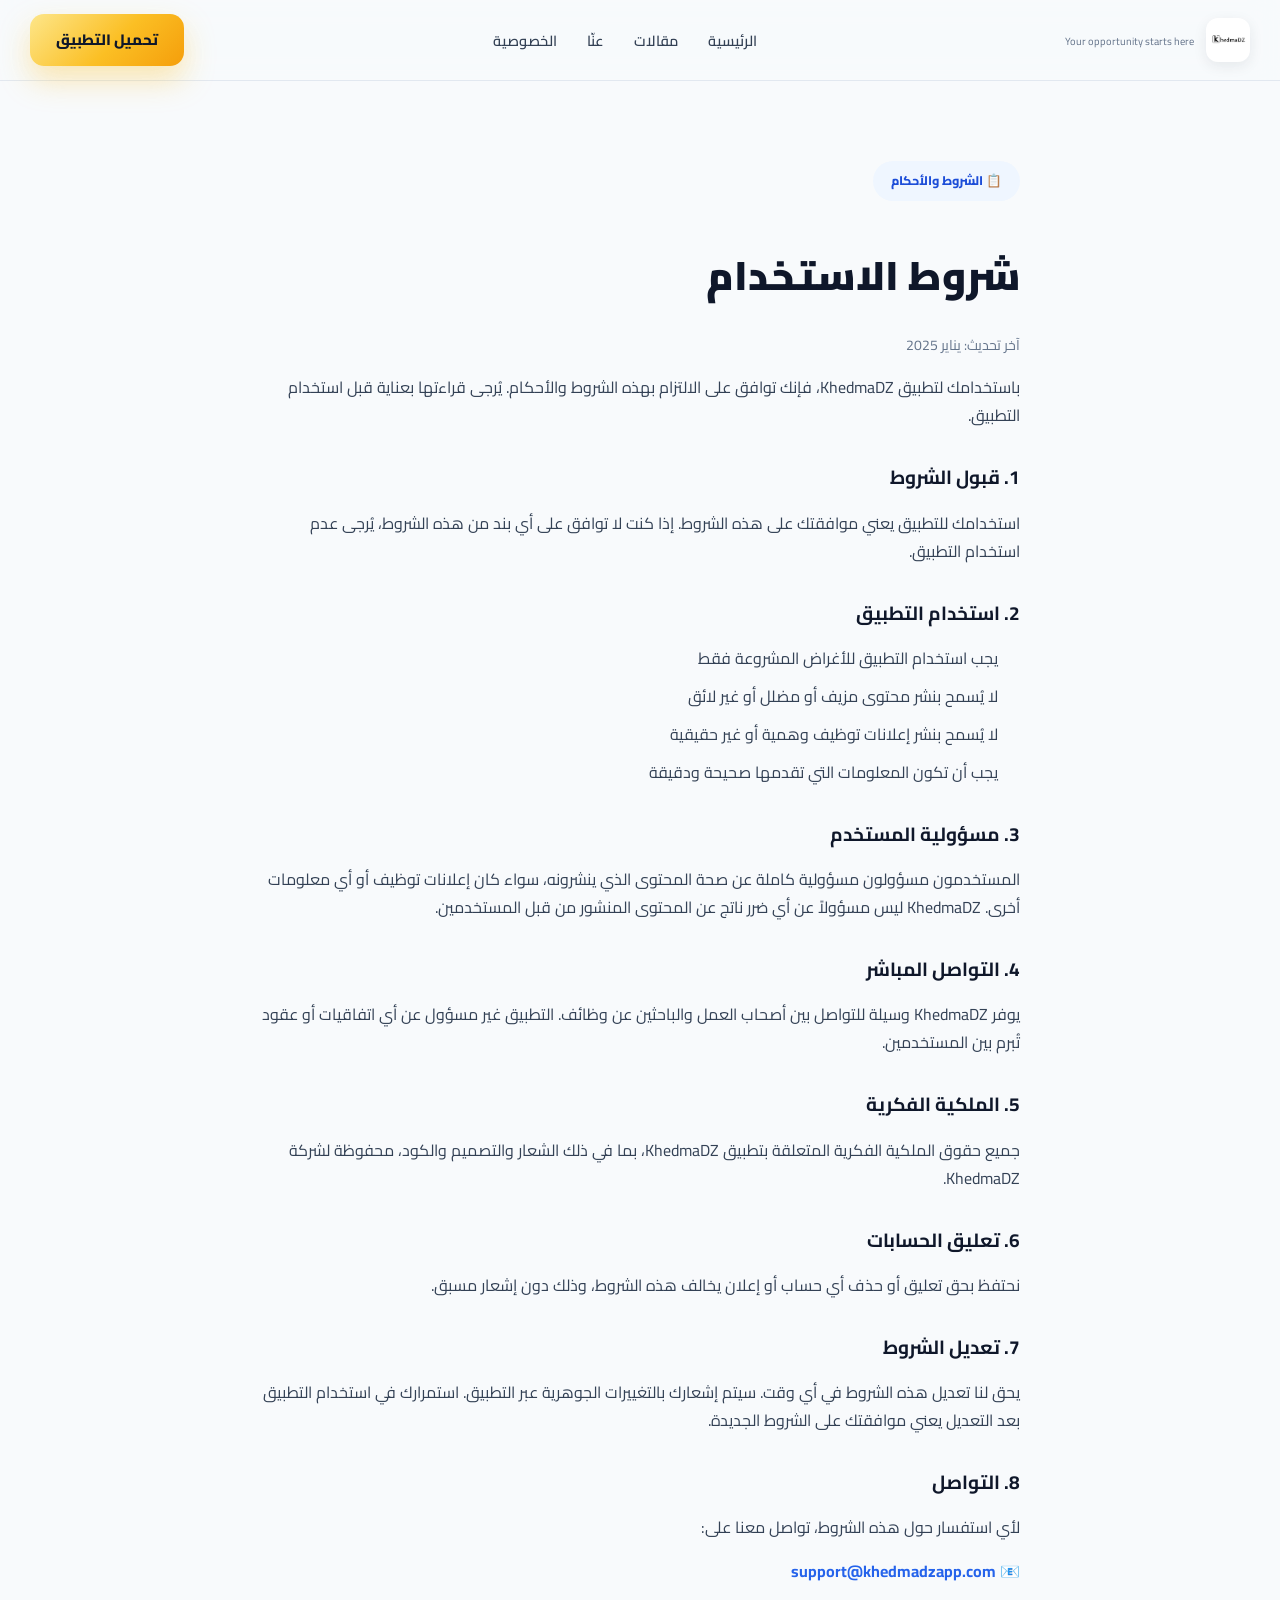
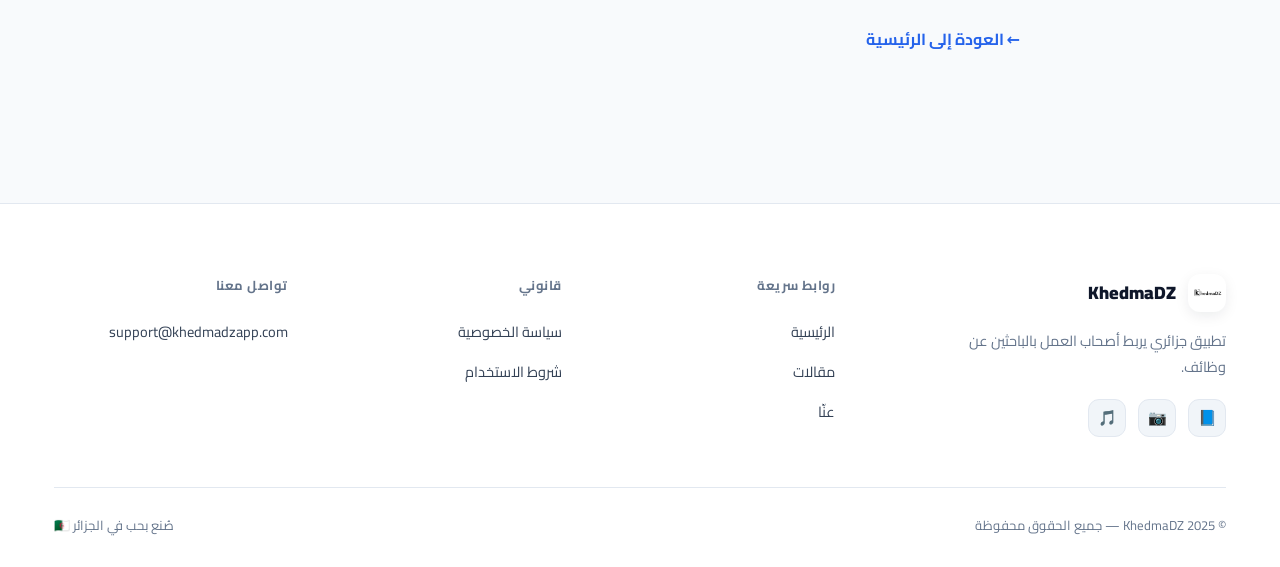
<file: terms.html>
<!doctype html>
<html lang="ar" dir="rtl">
<head>
<meta charset="utf-8">
<meta name="viewport" content="width=device-width,initial-scale=1">
<title>شروط الاستخدام | KhedmaDZ</title>
<meta name="description" content="شروط الاستخدام لتطبيق KhedmaDZ — القواعد والأحكام التي تنظم استخدام التطبيق.">
<link rel="canonical" href="https://khedmadzapp.com/terms.html">
<link href="https://fonts.googleapis.com/css2?family=Cairo:wght@400;500;600;700;800;900&display=swap" rel="stylesheet">
<link rel="stylesheet" href="style.css">
</head>
<body>

<header class="site-header">
  <div class="container header-inner">
    <a href="index.html" class="brand">
      <img class="logo" src="logo_dz_2.png" alt="KhedmaDZ">
      <div class="brand-text">
        <div class="tag">Your opportunity starts here</div>
      </div>
    </a>
    <nav class="main-nav">
      <ul>
        <li><a href="index.html">الرئيسية</a></li>
        <li><a href="blog.html">مقالات</a></li>
        <li><a href="about.html">عنّا</a></li>
        <li><a href="privacy.html">الخصوصية</a></li>
      </ul>
    </nav>
    <div class="header-actions">
      <a class="btn btn-primary js-download-btn" role="button" tabindex="0">تحميل التطبيق</a>
    </div>
    <input type="checkbox" id="nav-toggle" class="nav-toggle">
    <label for="nav-toggle" class="nav-toggle-label"><span></span><span></span><span></span></label>
  </div>
  <nav class="main-nav-mobile">
    <a href="index.html">الرئيسية</a>
    <a href="blog.html">مقالات</a>
    <a href="about.html">عنّا</a>
    <a href="privacy.html">الخصوصية</a>
  </nav>
</header>

<main>
  <div class="container article-page">

    <div style="margin-bottom:20px">
      <span class="badge badge-outline">📋 الشروط والأحكام</span>
    </div>

    <h1 data-reveal>شروط الاستخدام</h1>
    <p data-reveal style="color:var(--muted);font-size:14px">
      آخر تحديث: يناير 2025
    </p>

    <p data-reveal>
      باستخدامك لتطبيق KhedmaDZ، فإنك توافق على الالتزام بهذه الشروط والأحكام.
      يُرجى قراءتها بعناية قبل استخدام التطبيق.
    </p>

    <h3 data-reveal>1. قبول الشروط</h3>
    <p data-reveal>
      استخدامك للتطبيق يعني موافقتك على هذه الشروط. إذا كنت لا توافق على أي
      بند من هذه الشروط، يُرجى عدم استخدام التطبيق.
    </p>

    <h3 data-reveal>2. استخدام التطبيق</h3>
    <ul data-reveal>
      <li>يجب استخدام التطبيق للأغراض المشروعة فقط</li>
      <li>لا يُسمح بنشر محتوى مزيف أو مضلل أو غير لائق</li>
      <li>لا يُسمح بنشر إعلانات توظيف وهمية أو غير حقيقية</li>
      <li>يجب أن تكون المعلومات التي تقدمها صحيحة ودقيقة</li>
    </ul>

    <h3 data-reveal>3. مسؤولية المستخدم</h3>
    <p data-reveal>
      المستخدمون مسؤولون مسؤولية كاملة عن صحة المحتوى الذي ينشرونه،
      سواء كان إعلانات توظيف أو أي معلومات أخرى. KhedmaDZ ليس مسؤولاً
      عن أي ضرر ناتج عن المحتوى المنشور من قبل المستخدمين.
    </p>

    <h3 data-reveal>4. التواصل المباشر</h3>
    <p data-reveal>
      يوفر KhedmaDZ وسيلة للتواصل بين أصحاب العمل والباحثين عن وظائف.
      التطبيق غير مسؤول عن أي اتفاقيات أو عقود تُبرم بين المستخدمين.
    </p>

    <h3 data-reveal>5. الملكية الفكرية</h3>
    <p data-reveal>
      جميع حقوق الملكية الفكرية المتعلقة بتطبيق KhedmaDZ، بما في ذلك
      الشعار والتصميم والكود، محفوظة لشركة KhedmaDZ.
    </p>

    <h3 data-reveal>6. تعليق الحسابات</h3>
    <p data-reveal>
      نحتفظ بحق تعليق أو حذف أي حساب أو إعلان يخالف هذه الشروط،
      وذلك دون إشعار مسبق.
    </p>

    <h3 data-reveal>7. تعديل الشروط</h3>
    <p data-reveal>
      يحق لنا تعديل هذه الشروط في أي وقت. سيتم إشعارك بالتغييرات الجوهرية
      عبر التطبيق. استمرارك في استخدام التطبيق بعد التعديل يعني موافقتك
      على الشروط الجديدة.
    </p>

    <h3 data-reveal>8. التواصل</h3>
    <p data-reveal>
      لأي استفسار حول هذه الشروط، تواصل معنا على:
    </p>
    <p data-reveal>
      📧 <a href="mailto:support@khedmadzapp.com">support@khedmadzapp.com</a>
    </p>

    <a href="index.html" class="back-link" data-reveal>← العودة إلى الرئيسية</a>
  </div>
</main>

<footer class="site-footer">
  <div class="container">
    <div class="footer-grid">
      <div class="footer-col footer-brand">
        <div class="brand">
          <img class="logo" src="logo_dz_2.png" alt="KhedmaDZ" style="height:38px;width:38px">
          <div class="brand-text"><div class="title">KhedmaDZ</div></div>
        </div>
        <p>تطبيق جزائري يربط أصحاب العمل بالباحثين عن وظائف.</p>
        <div class="social-row">
          <a href="https://www.facebook.com/share/175tyBWDvn/" target="_blank" rel="noopener">📘</a>
          <a href="https://www.instagram.com/khedma__dz" target="_blank" rel="noopener">📷</a>
          <a href="https://www.tiktok.com/@khedma__dz" target="_blank" rel="noopener">🎵</a>
        </div>
      </div>
      <div class="footer-col">
        <h4>روابط سريعة</h4>
        <ul>
          <li><a href="index.html">الرئيسية</a></li>
          <li><a href="blog.html">مقالات</a></li>
          <li><a href="about.html">عنّا</a></li>
        </ul>
      </div>
      <div class="footer-col">
        <h4>قانوني</h4>
        <ul>
          <li><a href="privacy.html">سياسة الخصوصية</a></li>
          <li><a href="terms.html">شروط الاستخدام</a></li>
        </ul>
      </div>
      <div class="footer-col">
        <h4>تواصل معنا</h4>
        <ul>
          <li><a href="mailto:support@khedmadzapp.com">support@khedmadzapp.com</a></li>
        </ul>
      </div>
    </div>
    <div class="footer-bottom">
      <span>© 2025 KhedmaDZ — جميع الحقوق محفوظة</span>
      <span>صُنع بحب في الجزائر 🇩🇿</span>
    </div>
  </div>
</footer>

<script>
(function(){
  var url='https://play.google.com/store/apps/details?id=com.khedmadz.app';
  function goUrl(){window.location.href=url;}
  document.querySelectorAll('.js-download-btn').forEach(function(btn){
    btn.addEventListener('click',goUrl,false);
  });
  var obs=new IntersectionObserver(function(entries){
    entries.forEach(function(en){
      if(en.isIntersecting){en.target.classList.add('in-view');obs.unobserve(en.target);}
    });
  },{threshold:0.14});
  document.querySelectorAll('[data-reveal]').forEach(function(el){obs.observe(el);});
  document.querySelectorAll('.main-nav-mobile a').forEach(function(link){
    link.addEventListener('click',function(){
      var t=document.getElementById('nav-toggle');if(t)t.checked=false;
    });
  });
})();
</script>
</body>
</html>
</file>
<file: style.css>
/* =========================================
   KhedmaDZ — Light Global Stylesheet
   (Colors matched 1:1 with the Flutter app)
   ========================================= */

:root{
  --blue:#2563EB;
  --blue-dark:#1D4ED8;
  --blue-light:#EFF6FF;
  --yellow:#FBBF24;
  --yellow-dark:#F59E0B;
  --yellow-light:#FEF3C7;
  --dark:#0F172A;
  --muted:#64748B;
  --bg:#F8FAFC;
  --bg-soft:#F1F5F9;
  --surface:#FFFFFF;
  --border:#E2E8F0;
  --border-strong:#CBD5E1;
  --shadow: 0 10px 26px rgba(15,23,42,0.06);
  --shadow-lg: 0 24px 55px rgba(15,23,42,0.12);
  --radius:20px;
  --radius-sm:14px;
  --max-width:1220px;
  --font-ar:"Cairo", system-ui, sans-serif;
  --font-lat:"Plus Jakarta Sans", system-ui, sans-serif;
  --gradient-yellow: linear-gradient(135deg,#FDE68A 0%, #FBBF24 55%, #F59E0B 100%);
  --gradient-blue: linear-gradient(135deg,#3B82F6 0%, #2563EB 55%, #1D4ED8 100%);
}

*{ box-sizing:border-box }
html{ scroll-behavior:smooth }
html,body{ height:100% }
body{
  margin:0;
  font-family:var(--font-ar);
  background:var(--bg);
  color:var(--dark);
  line-height:1.75;
  -webkit-font-smoothing:antialiased;
  overflow-x:hidden;
}
html[dir="ltr"] body{ font-family:var(--font-lat); }

img{ max-width:100%; display:block }
a{ color:inherit; text-decoration:none }
ul{ margin:0; padding:0; list-style:none }

.container{
  max-width:var(--max-width);
  margin:0 auto;
  padding:0 24px;
  position:relative;
}

.section{ padding:100px 0; position:relative; }
.section-alt{ background:var(--bg-soft); }

/* =========================================
   Reveal animation
   ========================================= */
[data-reveal]{
  opacity:0;
  transform:translateY(26px);
  transition:opacity .7s cubic-bezier(.2,.8,.2,1),
             transform .7s cubic-bezier(.2,.8,.2,1);
}
[data-reveal].in-view{
  opacity:1;
  transform:translateY(0);
}
[data-reveal="scale"]{
  transform:scale(.94) translateY(16px);
}
[data-reveal="scale"].in-view{
  transform:scale(1) translateY(0);
}

/* =========================================
   Aurora blobs (light mode)
   ========================================= */
.aurora{
  position:absolute;
  inset:0;
  overflow:hidden;
  z-index:0;
  pointer-events:none;
}
.aurora span{
  position:absolute;
  border-radius:50%;
  filter:blur(80px);
  animation:float 16s ease-in-out infinite;
}
.aurora .a1{
  width:480px; height:480px;
  background:var(--blue);
  top:-160px; inset-inline-end:-100px;
  opacity:.12;
}
.aurora .a2{
  width:420px; height:420px;
  background:var(--yellow);
  bottom:-150px; inset-inline-start:-90px;
  opacity:.20;
  animation-delay:3s;
}
.aurora .a3{
  width:280px; height:280px;
  background:var(--blue);
  top:35%; inset-inline-start:40%;
  opacity:.08;
  animation-delay:6s;
}
@keyframes float{
  0%,100%{ transform:translateY(0) translateX(0) scale(1); }
  50%{ transform:translateY(-30px) translateX(24px) scale(1.06); }
}

/* =========================================
   Badge
   ========================================= */
.badge{
  display:inline-flex;
  align-items:center;
  gap:8px;
  background:var(--gradient-blue);
  color:#fff;
  font-weight:800;
  font-size:12.5px;
  padding:9px 18px;
  border-radius:999px;
  margin-bottom:20px;
  box-shadow:0 8px 20px rgba(37,99,235,0.28);
}
.badge.badge-outline{
  background:var(--blue-light);
  color:var(--blue-dark);
  box-shadow:none;
}

.eyebrow{
  text-align:center;
  max-width:680px;
  margin:0 auto 56px;
  position:relative;
  z-index:1;
}
.eyebrow h2{
  font-size:clamp(26px,3.4vw,42px);
  font-weight:900;
  margin:0 0 14px;
  letter-spacing:-.5px;
  color:var(--dark);
}
.eyebrow p{
  color:var(--muted);
  margin:0;
  font-size:16px;
}

/* =========================================
   Header
   ========================================= */
.site-header{
  position:sticky;
  top:0;
  z-index:200;
  background:rgba(248,250,252,0.88);
  backdrop-filter:blur(14px) saturate(160%);
  border-bottom:1px solid var(--border);
}
.header-inner{
  display:flex;
  align-items:center;
  justify-content:space-between;
  padding:14px 0;
  gap:20px;
}
.brand{
  display:flex;
  align-items:center;
  gap:12px;
}
.brand img.logo{
  height:44px;
  width:44px;
  object-fit:contain;
  border-radius:12px;
  background:#fff;
  padding:4px;
  box-shadow:0 4px 14px rgba(15,23,42,0.08);
}
.brand .brand-text .title{
  font-weight:900;
  font-size:18px;
  line-height:1;
  color:var(--dark);
}
.brand .brand-text .tag{
  font-size:10.5px;
  color:var(--muted);
  margin-top:3px;
}

.main-nav ul{
  display:flex;
  align-items:center;
  gap:30px;
}
.main-nav a{
  font-weight:600;
  font-size:14.5px;
  color:#334155;
  position:relative;
  padding:4px 0;
}
.main-nav a::after{
  content:"";
  position:absolute;
  bottom:-4px;
  right:0;
  width:0;
  height:2px;
  background:var(--gradient-blue);
  transition:width .25s ease;
}
.main-nav a:hover::after{ width:100%; }

.header-actions{
  display:flex;
  align-items:center;
  gap:14px;
}

.lang-switch{
  display:flex;
  align-items:center;
  gap:2px;
  background:var(--surface);
  border:1px solid var(--border);
  border-radius:999px;
  padding:4px;
}
.lang-switch a{
  padding:6px 11px;
  font-size:11.5px;
  font-weight:800;
  color:var(--muted);
  border-radius:999px;
  transition:background .2s ease, color .2s ease;
}
.lang-switch a.active{
  background:var(--dark);
  color:#fff;
}

/* nav toggle (hamburger) */
.nav-toggle{ display:none; }
.nav-toggle-label{
  display:none;
  cursor:pointer;
  flex-direction:column;
  gap:5px;
  padding:6px;
}
.nav-toggle-label span{
  width:24px;
  height:2px;
  background:var(--dark);
  border-radius:2px;
  transition:transform .3s ease, opacity .3s ease;
}

/* Mobile nav — hidden on ALL sizes by default */
.main-nav-mobile{ display:none; }

/* =========================================
   Buttons
   ========================================= */
.btn{
  display:inline-flex;
  align-items:center;
  justify-content:center;
  gap:10px;
  min-height:52px;
  padding:0 26px;
  border-radius:14px;
  font-weight:800;
  font-size:15px;
  border:none;
  cursor:pointer;
  transition:transform .25s ease, box-shadow .25s ease, filter .25s ease;
  white-space:nowrap;
}
.btn svg{ width:18px; height:18px; flex:0 0 auto; }

.btn-primary{
  background:var(--gradient-yellow);
  color:var(--dark);
  box-shadow:0 14px 30px rgba(251,191,36,0.35);
}
.btn-primary:hover{
  transform:translateY(-3px);
  box-shadow:0 18px 40px rgba(251,191,36,0.45);
}

.btn-ghost{
  background:var(--surface);
  color:var(--dark);
  border:1.5px solid var(--border-strong);
}
.btn-ghost:hover{
  border-color:var(--dark);
  background:var(--bg-soft);
}

.btn-lg{ min-height:58px; padding:0 32px; font-size:16px; }

/* =========================================
   Marquee
   ========================================= */
.marquee{
  border-top:1px solid var(--border);
  border-bottom:1px solid var(--border);
  background:var(--surface);
  overflow:hidden;
  padding:16px 0;
}
.marquee-track{
  display:flex;
  gap:40px;
  width:max-content;
  animation:scrollX 32s linear infinite;
}
.marquee-track span{
  font-size:13.5px;
  font-weight:700;
  color:var(--muted);
  display:flex;
  align-items:center;
  gap:8px;
  white-space:nowrap;
}
.marquee-track span::before{ content:"📍"; font-size:12px; }
@keyframes scrollX{
  from{ transform:translateX(0); }
  to{ transform:translateX(-50%); }
}

/* =========================================
   Hero
   ========================================= */
.hero{
  position:relative;
  padding:90px 0 60px;
}
.hero-grid{
  display:grid;
  grid-template-columns:1.1fr .9fr;
  gap:60px;
  align-items:center;
  position:relative;
  z-index:1;
}
.hero h1{
  font-size:clamp(32px,4.6vw,56px);
  font-weight:900;
  line-height:1.2;
  letter-spacing:-1px;
  margin:0 0 22px;
  color:var(--dark);
}
.hero h1 .grad{
  background:var(--gradient-blue);
  -webkit-background-clip:text;
  background-clip:text;
  color:transparent;
}
.hero-lead{
  color:var(--muted);
  font-size:17.5px;
  max-width:520px;
  margin:0 0 34px;
}
.hero-actions{
  display:flex;
  flex-wrap:wrap;
  gap:16px;
  margin-bottom:26px;
}
.hero-trust{
  display:flex;
  flex-wrap:wrap;
  gap:22px;
  font-size:13px;
  color:var(--muted);
}
.hero-trust b{ color:var(--dark); }
.hero-trust .dot{
  display:inline-flex;
  align-items:center;
  gap:8px;
}
.hero-trust .dot::before{
  content:"";
  width:6px; height:6px;
  border-radius:50%;
  background:#22C55E;
}

/* ── Hero media (phone + float cards) ── */
.hero-media{
  position:relative;
  display:flex;
  justify-content:center;
  padding-top:80px;      /* ← مساحة فوق الهاتف لاستيعاب البطاقتين */
}

.phone-frame{
  position:relative;
  width:min(300px,80vw);
  padding:16px;
  border-radius:36px;
  background:var(--surface);
  border:1px solid var(--border);
  box-shadow:var(--shadow-lg);
  animation:floatY 6s ease-in-out infinite;
  z-index:1;
}
.phone-frame img{ border-radius:24px; }

@keyframes floatY{
  0%,100%{ transform:translateY(0); }
  50%{ transform:translateY(-16px); }
}

/* البطاقتان العائمتان فوق الهاتف */
.float-card{
  position:absolute;
  top:0;                       /* ← فوق صورة الهاتف */
  background:#fff;
  border:1px solid var(--border);
  border-radius:16px;
  padding:12px 16px;
  font-size:13px;
  font-weight:700;
  color:var(--dark);
  box-shadow:var(--shadow-lg);
  display:flex;
  align-items:center;
  gap:10px;
  z-index:2;
  white-space:nowrap;
  animation:floatY 6s ease-in-out infinite;
}

/* بطاقة اليمين (في RTL = بحث) */
.float-card.c1{
  inset-inline-end:0;
  top:0;
  animation-delay:.5s;
}

/* بطاقة اليسار (في RTL = واتساب) */
.float-card.c2{
  inset-inline-start:0;
  top:36px;
  animation-delay:1.2s;
}

.float-card .ic{
  width:30px; height:30px;
  border-radius:9px;
  display:flex;
  align-items:center;
  justify-content:center;
  font-size:14px;
  flex-shrink:0;
}
.float-card.c1 .ic{ background:var(--blue); color:#fff; }
.float-card.c2 .ic{ background:var(--yellow); color:var(--dark); }

/* =========================================
   Stats bar
   ========================================= */
.stats-bar{
  display:grid;
  grid-template-columns:repeat(4,1fr);
  gap:1px;
  background:var(--border);
  border:1px solid var(--border);
  border-radius:var(--radius);
  overflow:hidden;
  margin-top:60px;
  position:relative;
  z-index:1;
}
.stats-bar .stat{
  background:var(--surface);
  padding:30px 20px;
  text-align:center;
}
.stats-bar .stat b{
  display:block;
  font-size:clamp(22px,2.4vw,32px);
  font-weight:900;
  background:var(--gradient-blue);
  -webkit-background-clip:text;
  background-clip:text;
  color:transparent;
}
.stats-bar .stat span{
  font-size:13px;
  color:var(--muted);
}

/* =========================================
   Bento grid
   ========================================= */
.bento{
  display:grid;
  grid-template-columns:repeat(4,1fr);
  grid-auto-rows:190px;
  gap:20px;
}
.bento-item{
  background:var(--surface);
  border:1px solid var(--border);
  border-radius:var(--radius);
  padding:28px;
  position:relative;
  overflow:hidden;
  transition:transform .3s ease, box-shadow .3s ease, border-color .3s ease;
  box-shadow:var(--shadow);
}
.bento-item:hover{
  transform:translateY(-6px);
  box-shadow:var(--shadow-lg);
  border-color:var(--border-strong);
}
.bento-item .icon{
  width:48px; height:48px;
  border-radius:13px;
  display:flex;
  align-items:center;
  justify-content:center;
  font-size:22px;
  margin-bottom:18px;
}
.icon-blue{ background:var(--blue-light); }
.icon-yellow{ background:var(--yellow-light); }

.bento-item h3{
  margin:0 0 8px;
  font-size:17px;
  font-weight:800;
  color:var(--dark);
}
.bento-item p{
  margin:0;
  color:var(--muted);
  font-size:14px;
}

.bento-item.span-2{ grid-column:span 2; }
.bento-item.row-2{ grid-row:span 2; }

.bento-visual{
  background:var(--bg-soft);
  display:flex;
  align-items:center;
  justify-content:center;
  padding:20px;
}
.bento-visual img{
  max-height:100%;
  width:auto;
  border-radius:18px;
  box-shadow:var(--shadow-lg);
}

/* =========================================
   How it works — tabs + timeline
   ========================================= */
.tabs{
  display:flex;
  justify-content:center;
  gap:10px;
  margin-bottom:50px;
  position:relative;
  z-index:1;
}
.tab-btn{
  padding:11px 22px;
  border-radius:999px;
  border:1.5px solid var(--border);
  background:var(--surface);
  color:var(--muted);
  font-weight:800;
  font-size:14px;
  cursor:pointer;
  transition:.25s ease;
  font-family:inherit;
}
.tab-btn.active{
  background:var(--dark);
  color:#fff;
  border-color:var(--dark);
}

.tab-panel{ display:none; }
.tab-panel.active{ display:block; }

.timeline{
  display:grid;
  grid-template-columns:repeat(4,1fr);
  gap:24px;
  position:relative;
}
.timeline::before{
  content:"";
  position:absolute;
  top:24px;
  left:12%;
  right:12%;
  height:2px;
  background:linear-gradient(
    90deg,
    transparent,
    var(--border-strong) 20%,
    var(--border-strong) 80%,
    transparent
  );
  z-index:0;
}
.tl-step{
  position:relative;
  z-index:1;
  text-align:center;
}
.tl-step .num{
  width:48px; height:48px;
  margin:0 auto 20px;
  border-radius:50%;
  background:var(--surface);
  display:flex;
  align-items:center;
  justify-content:center;
  font-weight:900;
  font-size:16px;
}
.tl-step.blue .num{
  border:2px solid var(--blue);
  color:var(--blue);
  box-shadow:0 0 0 6px var(--blue-light);
}
.tl-step.yellow .num{
  border:2px solid var(--yellow-dark);
  color:#B45309;
  box-shadow:0 0 0 6px var(--yellow-light);
}
.tl-step h4{
  margin:0 0 8px;
  font-size:15.5px;
  font-weight:800;
  color:var(--dark);
}
.tl-step p{
  margin:0;
  color:var(--muted);
  font-size:13.5px;
}

/* =========================================
   Split sections
   ========================================= */
.split{
  display:grid;
  grid-template-columns:1fr 1fr;
  gap:60px;
  align-items:center;
  position:relative;
  z-index:1;
}
.split.reverse .split-media{ order:2; }

.split-media{
  position:relative;
  border-radius:var(--radius);
  padding:30px;
  display:flex;
  justify-content:center;
  background:radial-gradient(
    circle at 50% 0%,
    rgba(37,99,235,0.08),
    transparent 65%
  );
}
.split-media img{
  border-radius:20px;
  border:1px solid var(--border);
  box-shadow:var(--shadow-lg);
  max-width:280px;
}
.split-copy h2{
  font-size:clamp(24px,3vw,32px);
  font-weight:900;
  margin:0 0 16px;
  letter-spacing:-.5px;
  color:var(--dark);
}
.split-copy p{
  color:var(--muted);
  margin:0 0 26px;
  font-size:15.5px;
}

.check-list{ margin-bottom:30px; }
.check-list li{
  display:flex;
  align-items:flex-start;
  gap:12px;
  margin-bottom:14px;
  font-size:14.5px;
  color:var(--dark);
}
.check-list li::before{
  content:"✓";
  flex:0 0 auto;
  width:22px; height:22px;
  border-radius:7px;
  background:var(--gradient-yellow);
  color:var(--dark);
  font-weight:900;
  font-size:12px;
  display:flex;
  align-items:center;
  justify-content:center;
}

/* =========================================
   Screenshots
   ========================================= */
.screens-wrap{
  display:flex;
  gap:26px;
  overflow-x:auto;
  padding:20px 4px 30px;
  scroll-snap-type:x mandatory;
  position:relative;
  z-index:1;
}
.screens-wrap .shot{
  flex:0 0 auto;
  width:250px;
  text-align:center;
  scroll-snap-align:center;
}
.shot .shot-frame{
  padding:16px;
  border-radius:24px;
  background:var(--surface);
  border:1px solid var(--border);
  box-shadow:var(--shadow-lg);
}
.shot .shot-frame img{ border-radius:16px; }
.shot figcaption{
  margin-top:14px;
  font-size:13.5px;
  color:var(--muted);
  font-weight:700;
}

/* =========================================
   FAQ
   ========================================= */
.faq-item{
  border:1px solid var(--border);
  border-radius:16px;
  padding:22px 26px;
  margin-bottom:14px;
  background:var(--surface);
  position:relative;
  z-index:1;
  transition:box-shadow .2s ease;
}
.faq-item[open]{
  box-shadow:var(--shadow);
}
.faq-item summary{
  cursor:pointer;
  font-weight:800;
  font-size:15.5px;
  list-style:none;
  display:flex;
  justify-content:space-between;
  align-items:center;
  color:var(--dark);
}
.faq-item summary::-webkit-details-marker{ display:none; }
.faq-item summary::after{
  content:"+";
  font-size:22px;
  color:var(--blue);
  transition:transform .25s ease;
  flex-shrink:0;
}
.faq-item[open] summary::after{ transform:rotate(45deg); }
.faq-item p{
  margin:16px 0 0;
  color:var(--muted);
  font-size:14.5px;
}

/* =========================================
   CTA band
   ========================================= */
.cta-band{
  position:relative;
  border-radius:32px;
  padding:70px 40px;
  text-align:center;
  overflow:hidden;
  background:var(--gradient-blue);
  z-index:1;
}
.cta-band h2{
  font-size:clamp(26px,3.4vw,40px);
  font-weight:900;
  margin:0 0 16px;
  color:#fff;
  position:relative;
}
.cta-band p{
  color:rgba(255,255,255,0.85);
  margin:0 auto 32px;
  position:relative;
  max-width:520px;
}
.cta-band .btn{ position:relative; }

/* =========================================
   Footer
   ========================================= */
.site-footer{
  background:var(--surface);
  border-top:1px solid var(--border);
  padding:70px 0 30px;
  margin-top:40px;
}
.footer-grid{
  display:grid;
  grid-template-columns:1.5fr 1fr 1fr 1fr;
  gap:40px;
  margin-bottom:50px;
}
.footer-col h4{
  font-size:13px;
  text-transform:uppercase;
  letter-spacing:.5px;
  color:var(--muted);
  margin:0 0 20px;
}
.footer-col li{ margin-bottom:12px; }
.footer-col a{
  color:#334155;
  font-size:14.5px;
  transition:color .2s ease;
}
.footer-col a:hover{ color:var(--blue); }

.footer-brand p{
  color:var(--muted);
  font-size:14.5px;
  margin:16px 0 0;
  max-width:300px;
}
.social-row{
  display:flex;
  gap:12px;
  margin-top:20px;
}
.social-row a{
  width:38px; height:38px;
  border-radius:11px;
  background:var(--bg-soft);
  border:1px solid var(--border);
  display:flex;
  align-items:center;
  justify-content:center;
  font-size:15px;
  transition:border-color .25s ease, transform .25s ease;
}
.social-row a:hover{
  border-color:var(--blue);
  transform:translateY(-3px);
}

.footer-bottom{
  border-top:1px solid var(--border);
  padding-top:26px;
  display:flex;
  justify-content:space-between;
  flex-wrap:wrap;
  gap:12px;
  font-size:13px;
  color:var(--muted);
}

/* =========================================
   Article pages
   ========================================= */
.article-page{
  max-width:760px;
  margin:0 auto;
  padding:80px 0 110px;
  position:relative;
  z-index:1;
}
.article-page h1{
  font-size:clamp(28px,3.6vw,40px);
  font-weight:900;
  margin:0 0 22px;
  color:var(--dark);
}
.article-page h3{
  font-size:19px;
  margin:32px 0 14px;
  color:var(--dark);
}
.article-page p{
  color:#334155;
  margin:0 0 16px;
}
.article-page ul,
.article-page ol{
  margin:0 0 20px;
  padding-inline-start:22px;
  color:#334155;
}
.article-page li{ margin-bottom:10px; }
.article-page a{
  color:var(--blue);
  font-weight:700;
}
.back-link{
  display:inline-flex;
  align-items:center;
  gap:8px;
  margin-top:24px;
  font-weight:700;
  color:var(--blue);
}

.blog-list li{
  border:1px solid var(--border);
  border-radius:16px;
  padding:20px 24px;
  margin-bottom:16px;
  background:var(--surface);
  transition:border-color .25s ease, transform .25s ease, box-shadow .25s ease;
}
.blog-list li:hover{
  border-color:var(--blue);
  transform:translateY(-2px);
  box-shadow:var(--shadow);
}
.blog-list a{
  font-weight:800;
  color:var(--dark);
  font-size:15.5px;
}

/* =========================================
   Utilities
   ========================================= */
.center{ text-align:center; }
.small{ font-size:13px; color:var(--muted); }

/* =========================================
   Responsive — Tablet (≤980px)
   ========================================= */
@media (max-width:980px){

  /* show hamburger, hide desktop nav */
  .main-nav{ display:none; }
  .nav-toggle-label{ display:flex; }

  /* mobile nav: shown only when checkbox checked */
  .nav-toggle:checked ~ .main-nav-mobile{
    display:flex;
    flex-direction:column;
    background:var(--surface);
    border-top:1px solid var(--border);
    padding:10px 0;
  }
  .main-nav-mobile a{
    padding:14px 24px;
    font-weight:700;
    color:var(--dark);
    border-bottom:1px solid var(--border);
    font-size:15px;
  }
  .main-nav-mobile .lang-switch{
    margin:14px 24px 6px;
  }

  /* hero */
  .hero{ padding:60px 0 40px; }
  .hero-grid{
    grid-template-columns:1fr;
    text-align:center;
  }
  .hero-media{
    order:-1;
    margin-bottom:20px;
    padding-top:70px;
  }
  .hero-lead{ margin-inline:auto; }
  .hero-actions{ justify-content:center; }
  .hero-trust{ justify-content:center; }

  /* float cards */
  .float-card{ font-size:12px; padding:10px 14px; }
  .float-card .ic{ width:26px; height:26px; font-size:12px; }

  /* stats */
  .stats-bar{ grid-template-columns:repeat(2,1fr); }

  /* bento */
  .bento{
    grid-template-columns:repeat(2,1fr);
    grid-auto-rows:170px;
  }
  .bento-item.span-2{ grid-column:span 2; }
  .bento-item.row-2{ grid-row:span 1; }

  /* timeline */
  .timeline{
    grid-template-columns:1fr;
    gap:30px;
  }
  .timeline::before{ display:none; }

  /* split */
  .split,
  .split.reverse{
    grid-template-columns:1fr;
    gap:36px;
  }
  .split.reverse .split-media{ order:0; }

  /* footer */
  .footer-grid{ grid-template-columns:1fr 1fr; }
}

/* =========================================
   Responsive — Mobile (≤600px)
   ========================================= */
@media (max-width:600px){

  .section{ padding:70px 0; }

  /* hide lang switch in header (available inside mobile nav) */
  .header-actions .lang-switch{ display:none; }

  /* hero */
  .hero-media{ padding-top:60px; }
  .float-card{ font-size:11px; padding:9px 12px; gap:7px; }
  .float-card .ic{ width:22px; height:22px; font-size:11px; }

  /* bento */
  .bento{
    grid-template-columns:1fr;
    grid-auto-rows:auto;
  }
  .bento-item.span-2{ grid-column:span 1; }
  .bento-visual{ min-height:200px; }

  /* footer */
  .footer-grid{ grid-template-columns:1fr; }

  /* cta */
  .cta-band{ padding:50px 24px; }
}

/* =========================================
   Responsive — Small mobile (≤400px)
   ========================================= */
@media (max-width:400px){
  .float-card.c1{ inset-inline-end:-2%; }
  .float-card.c2{ inset-inline-start:-2%; }
}

<!doctype html>
<html lang="ar" dir="rtl">
<head>
<meta charset="utf-8">
<meta name="viewport" content="width=device-width,initial-scale=1">
<title>شروط الاستخدام | KhedmaDZ</title>
<meta name="description" content="شروط الاستخدام لتطبيق KhedmaDZ — القواعد والأحكام التي تنظم استخدام التطبيق.">
<link rel="canonical" href="https://khedmadzapp.com/terms.html">
<link href="https://fonts.googleapis.com/css2?family=Cairo:wght@400;500;600;700;800;900&display=swap" rel="stylesheet">
<link rel="stylesheet" href="style.css">
</head>
<body>

<header class="site-header">
  <div class="container header-inner">
    <a href="index.html" class="brand">
      <img class="logo" src="design.dz.png" alt="KhedmaDZ">
      <div class="brand-text">
        <div class="title">KhedmaDZ</div>
        <div class="tag">Your opportunity starts here</div>
      </div>
    </a>
    <nav class="main-nav">
      <ul>
        <li><a href="index.html">الرئيسية</a></li>
        <li><a href="blog.html">مقالات</a></li>
        <li><a href="about.html">عنّا</a></li>
        <li><a href="privacy.html">الخصوصية</a></li>
      </ul>
    </nav>
    <div class="header-actions">
      <a class="btn btn-primary js-download-btn" role="button" tabindex="0">تحميل التطبيق</a>
    </div>
    <input type="checkbox" id="nav-toggle" class="nav-toggle">
    <label for="nav-toggle" class="nav-toggle-label"><span></span><span></span><span></span></label>
  </div>
  <nav class="main-nav-mobile">
    <a href="index.html">الرئيسية</a>
    <a href="blog.html">مقالات</a>
    <a href="about.html">عنّا</a>
    <a href="privacy.html">الخصوصية</a>
  </nav>
</header>

<main>
  <div class="container article-page">

    <div style="margin-bottom:20px">
      <span class="badge badge-outline">📋 الشروط والأحكام</span>
    </div>

    <h1 data-reveal>شروط الاستخدام</h1>
    <p data-reveal style="color:var(--muted);font-size:14px">
      آخر تحديث: يناير 2025
    </p>

    <p data-reveal>
      باستخدامك لتطبيق KhedmaDZ، فإنك توافق على الالتزام بهذه الشروط والأحكام.
      يُرجى قراءتها بعناية قبل استخدام التطبيق.
    </p>

    <h3 data-reveal>1. قبول الشروط</h3>
    <p data-reveal>
      استخدامك للتطبيق يعني موافقتك على هذه الشروط. إذا كنت لا توافق على أي
      بند من هذه الشروط، يُرجى عدم استخدام التطبيق.
    </p>

    <h3 data-reveal>2. استخدام التطبيق</h3>
    <ul data-reveal>
      <li>يجب استخدام التطبيق للأغراض المشروعة فقط</li>
      <li>لا يُسمح بنشر محتوى مزيف أو مضلل أو غير لائق</li>
      <li>لا يُسمح بنشر إعلانات توظيف وهمية أو غير حقيقية</li>
      <li>يجب أن تكون المعلومات التي تقدمها صحيحة ودقيقة</li>
    </ul>

    <h3 data-reveal>3. مسؤولية المستخدم</h3>
    <p data-reveal>
      المستخدمون مسؤولون مسؤولية كاملة عن صحة المحتوى الذي ينشرونه،
      سواء كان إعلانات توظيف أو أي معلومات أخرى. KhedmaDZ ليس مسؤولاً
      عن أي ضرر ناتج عن المحتوى المنشور من قبل المستخدمين.
    </p>

    <h3 data-reveal>4. التواصل المباشر</h3>
    <p data-reveal>
      يوفر KhedmaDZ وسيلة للتواصل بين أصحاب العمل والباحثين عن وظائف.
      التطبيق غير مسؤول عن أي اتفاقيات أو عقود تُبرم بين المستخدمين.
    </p>

    <h3 data-reveal>5. الملكية الفكرية</h3>
    <p data-reveal>
      جميع حقوق الملكية الفكرية المتعلقة بتطبيق KhedmaDZ، بما في ذلك
      الشعار والتصميم والكود، محفوظة لشركة KhedmaDZ.
    </p>

    <h3 data-reveal>6. تعليق الحسابات</h3>
    <p data-reveal>
      نحتفظ بحق تعليق أو حذف أي حساب أو إعلان يخالف هذه الشروط،
      وذلك دون إشعار مسبق.
    </p>

    <h3 data-reveal>7. تعديل الشروط</h3>
    <p data-reveal>
      يحق لنا تعديل هذه الشروط في أي وقت. سيتم إشعارك بالتغييرات الجوهرية
      عبر التطبيق. استمرارك في استخدام التطبيق بعد التعديل يعني موافقتك
      على الشروط الجديدة.
    </p>

    <h3 data-reveal>8. التواصل</h3>
    <p data-reveal>
      لأي استفسار حول هذه الشروط، تواصل معنا على:
    </p>
    <p data-reveal>
      📧 <a href="mailto:support@khedmadz.app.com">support@khedmadz.app.com</a>
    </p>

    <a href="index.html" class="back-link" data-reveal>← العودة إلى الرئيسية</a>
  </div>
</main>

<footer class="site-footer">
  <div class="container">
    <div class="footer-grid">
      <div class="footer-col footer-brand">
        <div class="brand">
          <img class="logo" src="design.dz.png" alt="KhedmaDZ" style="height:38px;width:38px">
          <div class="brand-text"><div class="title">KhedmaDZ</div></div>
        </div>
        <p>تطبيق جزائري يربط أصحاب العمل بالباحثين عن وظائف.</p>
        <div class="social-row">
          <a href="https://www.facebook.com/share/175tyBWDvn/" target="_blank" rel="noopener">📘</a>
          <a href="https://www.instagram.com/khedma__dz" target="_blank" rel="noopener">📷</a>
          <a href="https://www.tiktok.com/@khedma__dz" target="_blank" rel="noopener">🎵</a>
        </div>
      </div>
      <div class="footer-col">
        <h4>روابط سريعة</h4>
        <ul>
          <li><a href="index.html">الرئيسية</a></li>
          <li><a href="blog.html">مقالات</a></li>
          <li><a href="about.html">عنّا</a></li>
        </ul>
      </div>
      <div class="footer-col">
        <h4>قانوني</h4>
        <ul>
          <li><a href="privacy.html">سياسة الخصوصية</a></li>
          <li><a href="terms.html">شروط الاستخدام</a></li>
        </ul>
      </div>
      <div class="footer-col">
        <h4>تواصل معنا</h4>
        <ul>
          <li><a href="mailto:support@khedmadz.app.com">support@khedmadz.app.com</a></li>
        </ul>
      </div>
    </div>
    <div class="footer-bottom">
      <span>© 2025 KhedmaDZ — جميع الحقوق محفوظة</span>
      <span>صُنع بحب في الجزائر 🇩🇿</span>
    </div>
  </div>
</footer>

<script>
(function(){
  var url='https://play.google.com/store/apps/details?id=com.khedmadz.app';
  function goUrl(){window.location.href=url;}
  document.querySelectorAll('.js-download-btn').forEach(function(btn){
    btn.addEventListener('click',goUrl,false);
  });
  var obs=new IntersectionObserver(function(entries){
    entries.forEach(function(en){
      if(en.isIntersecting){en.target.classList.add('in-view');obs.unobserve(en.target);}
    });
  },{threshold:0.14});
  document.querySelectorAll('[data-reveal]').forEach(function(el){obs.observe(el);});
  document.querySelectorAll('.main-nav-mobile a').forEach(function(link){
    link.addEventListener('click',function(){
      var t=document.getElementById('nav-toggle');if(t)t.checked=false;
    });
  });
})();
</script>
</body>
</html>
</file>
